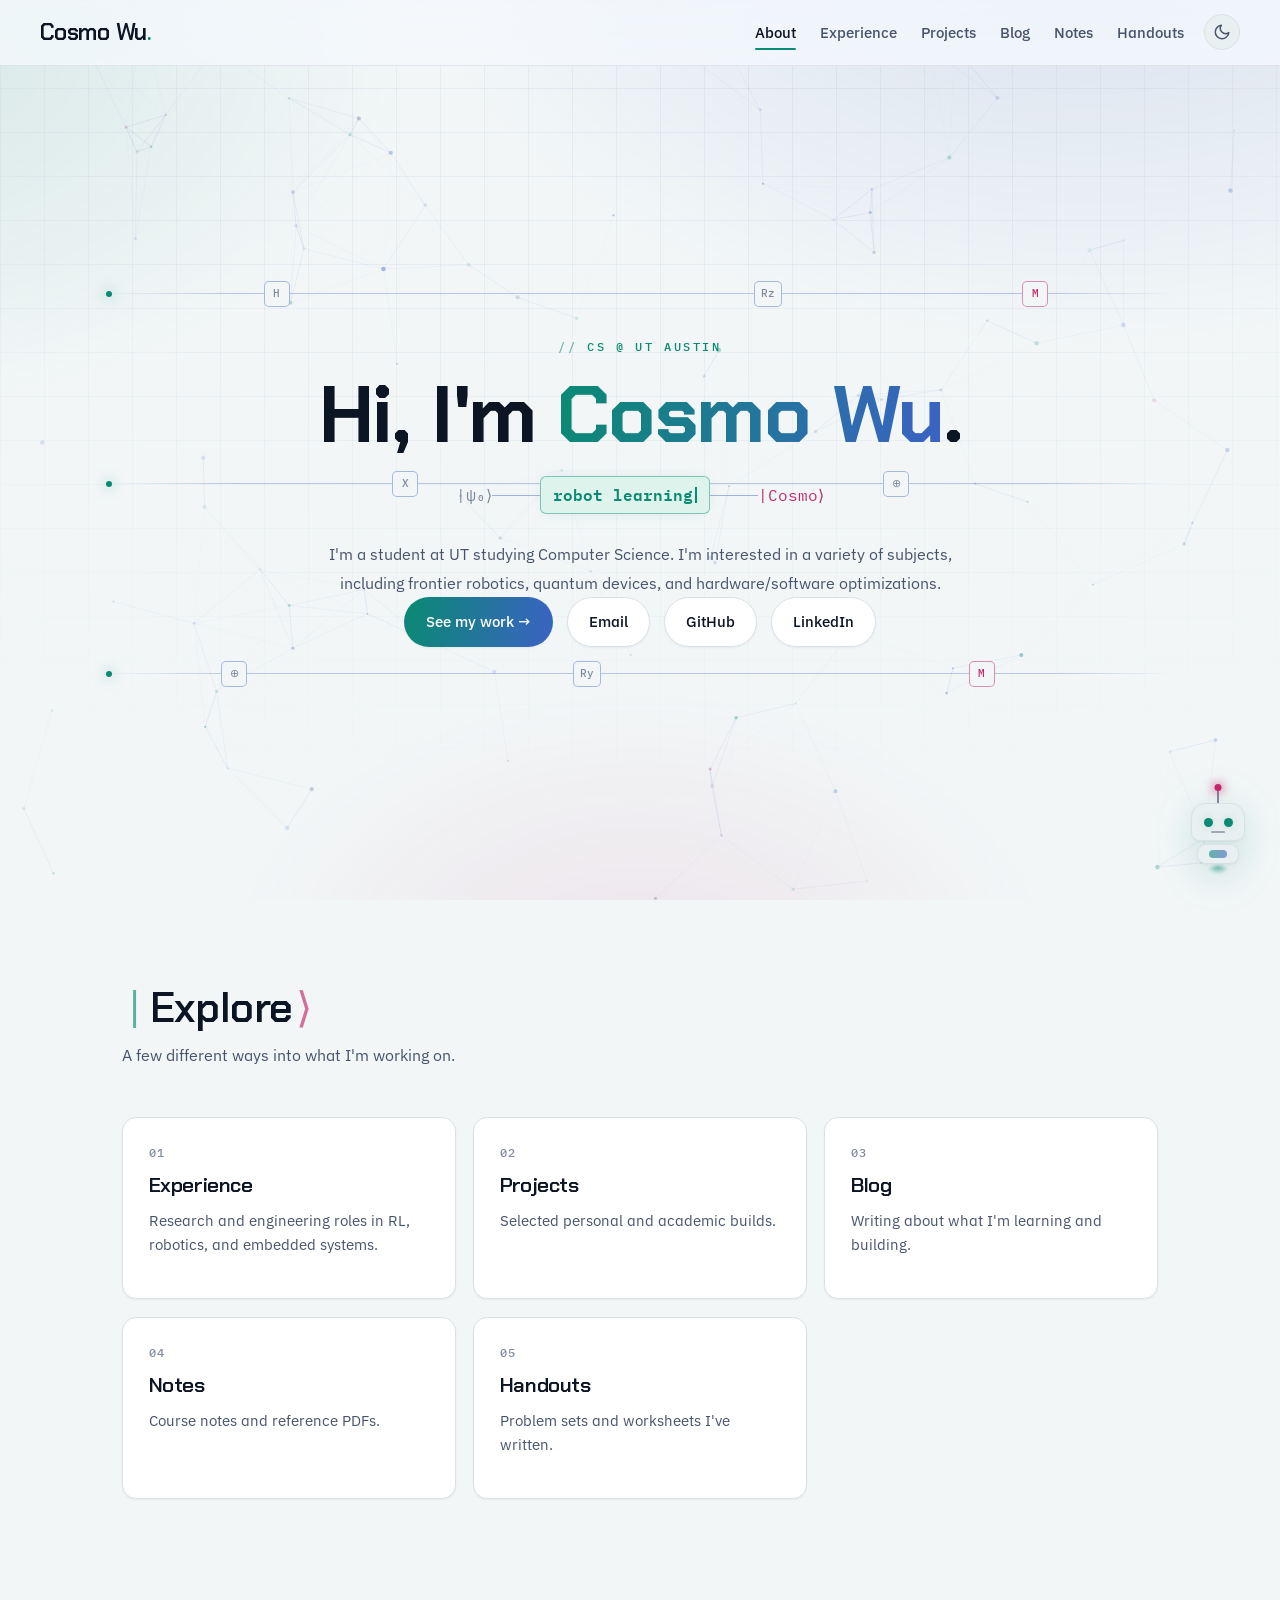
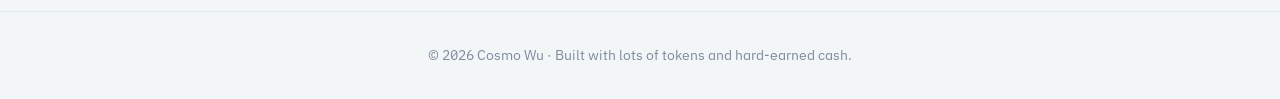
<file: index.html>
<!DOCTYPE html>
<html lang="en">
<head>
    <meta charset="UTF-8">
    <meta name="viewport" content="width=device-width, initial-scale=1.0">
    <link rel="icon" type="image/png" href="/qft_pfp.png">
    <link rel="apple-touch-icon" href="/qft_pfp.png">
    <title>Cosmo Wu — Computer Science @ UT Austin</title>

    <script>(function(){try{var t=localStorage.getItem('theme');document.documentElement.setAttribute('data-theme',t||'light');}catch(e){document.documentElement.setAttribute('data-theme','light');}try{var p=location.pathname;if(p.endsWith('/index.html')){history.replaceState(null,'',p.slice(0,-10)+location.search+location.hash);}}catch(e){}})();</script>

    <link rel="preconnect" href="https://fonts.googleapis.com">
    <link rel="preconnect" href="https://fonts.gstatic.com" crossorigin>
    <link rel="stylesheet" href="https://fonts.googleapis.com/css2?family=Chakra+Petch:wght@500;600;700&family=IBM+Plex+Sans:ital,wght@0,400;0,500;0,600;1,400&family=IBM+Plex+Mono:wght@400;500;600&display=swap">
    <link rel="stylesheet" href="/assets/css/style.css?v=4">
</head>
<body>
    <nav class="nav">
        <div class="nav-content">
            <a href="/" class="logo">Cosmo Wu<span class="logo-dot">.</span></a>
            <div class="nav-right">
                <ul class="nav-links">
                    <li><a href="/">About</a></li>
                    <li><a href="/experience/">Experience</a></li>
                    <li><a href="/projects/">Projects</a></li>
                    <!-- WIP: re-enable when the DREU journal is ready --><!-- <li><a href="/dreu/">DREU</a></li> -->
                    <li><a href="/blog/">Blog</a></li>
                    <li><a href="/notes/">Notes</a></li>
                    <li><a href="/handouts/">Handouts</a></li>
                </ul>
                <button class="theme-toggle" id="theme-toggle" type="button" aria-label="Toggle color theme">
                    <svg class="icon-moon" viewBox="0 0 24 24" fill="none" stroke="currentColor" stroke-width="2" stroke-linecap="round" stroke-linejoin="round"><path d="M21 12.79A9 9 0 1 1 11.21 3 7 7 0 0 0 21 12.79z"/></svg>
                    <svg class="icon-sun" viewBox="0 0 24 24" fill="none" stroke="currentColor" stroke-width="2" stroke-linecap="round" stroke-linejoin="round"><circle cx="12" cy="12" r="4"/><path d="M12 2v2M12 20v2M4.93 4.93l1.41 1.41M17.66 17.66l1.41 1.41M2 12h2M20 12h2M4.93 19.07l1.41-1.41M17.66 6.34l1.41-1.41"/></svg>
                </button>
            </div>
        </div>
    </nav>

    <section class="hero" id="about">
        <div class="hero-circuit" aria-hidden="true">
            <div class="qwire">
                <span class="qgate" style="left: 16%;">H</span>
                <span class="qgate" style="left: 62%;">Rz</span>
                <span class="qgate measure" style="left: 87%;">M</span>
                <span class="qpulse"></span>
            </div>
            <div class="qwire">
                <span class="qgate" style="left: 28%;">X</span>
                <span class="qgate" style="left: 74%;">&#8853;</span>
                <span class="qpulse"></span>
            </div>
            <div class="qwire">
                <span class="qgate" style="left: 12%;">&#8853;</span>
                <span class="qgate" style="left: 45%;">Ry</span>
                <span class="qgate measure" style="left: 82%;">M</span>
                <span class="qpulse"></span>
            </div>
        </div>

        <p class="eyebrow">CS @ UT Austin</p>
        <h1 class="hero-title">Hi, I'm <span class="gradient-text">Cosmo Wu</span>.</h1>
        <p class="hero-rotator"><span class="ket">|&psi;&#8320;&#10217;</span><span class="wire-seg"></span><span class="gate-box"><span class="rotate-word" data-rotate='["robot learning","quantum computing","multi-agent AI","embedded systems","hardware optimization"]'></span><span class="caret"></span></span><span class="wire-seg"></span><span class="ket ket-out">|Cosmo&#10217;</span></p>
        <p class="hero-bio">
            I'm a student at UT studying Computer Science. I'm interested in a variety of subjects, including
            frontier robotics, quantum devices, and hardware/software optimizations.
        </p>

        <div class="hero-links">
            <a href="/experience/" class="primary">See my work →</a>
            <a href="mailto:cosmowu1095@gmail.com">Email</a>
            <a href="https://github.com/CosmoWuu1579" target="_blank" rel="noopener">GitHub</a>
            <a href="https://www.linkedin.com/in/cosmo-wu1154/" target="_blank" rel="noopener">LinkedIn</a>
        </div>
    </section>

    <section id="explore">
        <div class="section-head">
            <h2 class="section-title">Explore</h2>
            <p class="section-subtitle">A few different ways into what I'm working on.</p>
        </div>
        <div class="post-grid">
            <a href="/experience/" class="post-card">
                <div class="post-card-meta"><span>01</span></div>
                <div class="post-card-title">Experience</div>
                <div class="post-card-summary">Research and engineering roles in RL, robotics, and embedded systems.</div>
            </a>
            <a href="/projects/" class="post-card">
                <div class="post-card-meta"><span>02</span></div>
                <div class="post-card-title">Projects</div>
                <div class="post-card-summary">Selected personal and academic builds.</div>
            </a>
            <!-- WIP: re-enable when the DREU journal is ready (and renumber the cards below back to 04/05/06)
            <a href="/dreu/" class="post-card">
                <div class="post-card-meta"><span>03</span><span>Summer 2026</span></div>
                <div class="post-card-title">DREU Research Journal</div>
                <div class="post-card-summary">Weekly logs and reports from my Quantum AI research at Kansas State University.</div>
            </a>
            -->
            <a href="/blog/" class="post-card">
                <div class="post-card-meta"><span>03</span></div>
                <div class="post-card-title">Blog</div>
                <div class="post-card-summary">Writing about what I'm learning and building.</div>
            </a>
            <a href="/notes/" class="post-card">
                <div class="post-card-meta"><span>04</span></div>
                <div class="post-card-title">Notes</div>
                <div class="post-card-summary">Course notes and reference PDFs.</div>
            </a>
            <a href="/handouts/" class="post-card">
                <div class="post-card-meta"><span>05</span></div>
                <div class="post-card-title">Handouts</div>
                <div class="post-card-summary">Problem sets and worksheets I've written.</div>
            </a>
        </div>
    </section>

    <footer class="footer">
        © 2026 Cosmo Wu · Built with lots of tokens and hard-earned cash.
    </footer>

    <script src="/assets/js/main.js?v=4"></script>
</body>
</html>
</file>
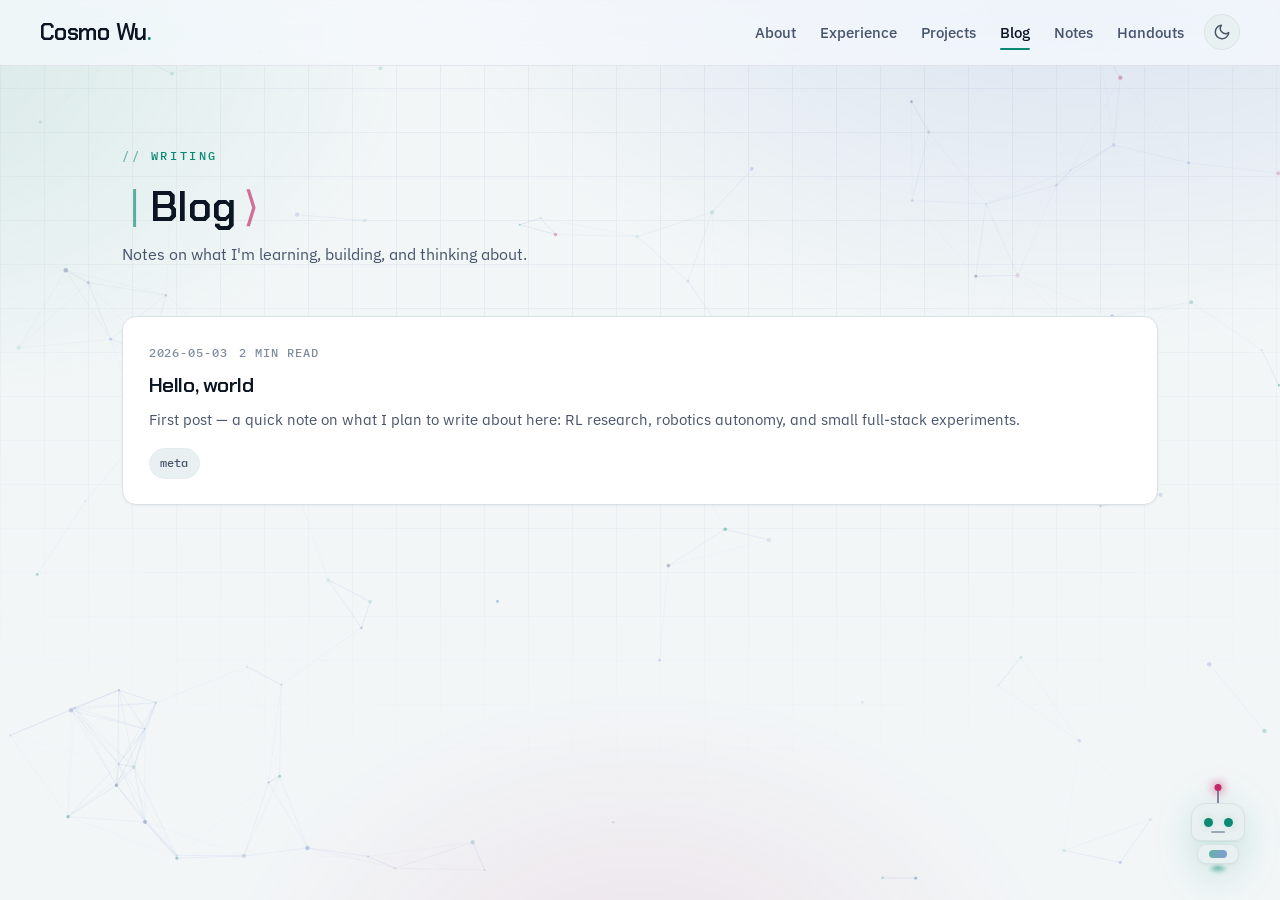
<file: blog/index.html>
<!DOCTYPE html>
<html lang="en">
<head>
    <meta charset="UTF-8">
    <meta name="viewport" content="width=device-width, initial-scale=1.0">
    <link rel="icon" type="image/png" href="/qft_pfp.png">
    <link rel="apple-touch-icon" href="/qft_pfp.png">
    <title>Blog — Cosmo Wu</title>

    <script>(function(){try{var t=localStorage.getItem('theme');document.documentElement.setAttribute('data-theme',t||'light');}catch(e){document.documentElement.setAttribute('data-theme','light');}try{var p=location.pathname;if(p.endsWith('/index.html')){history.replaceState(null,'',p.slice(0,-10)+location.search+location.hash);}}catch(e){}})();</script>

    <link rel="preconnect" href="https://fonts.googleapis.com">
    <link rel="preconnect" href="https://fonts.gstatic.com" crossorigin>
    <link rel="stylesheet" href="https://fonts.googleapis.com/css2?family=Chakra+Petch:wght@500;600;700&family=IBM+Plex+Sans:ital,wght@0,400;0,500;0,600;1,400&family=IBM+Plex+Mono:wght@400;500;600&display=swap">
    <link rel="stylesheet" href="/assets/css/style.css?v=4">
</head>
<body>
    <nav class="nav">
        <div class="nav-content">
            <a href="/" class="logo">Cosmo Wu<span class="logo-dot">.</span></a>
            <div class="nav-right">
                <ul class="nav-links">
                    <li><a href="/">About</a></li>
                    <li><a href="/experience/">Experience</a></li>
                    <li><a href="/projects/">Projects</a></li>
                    <!-- WIP: re-enable when the DREU journal is ready --><!-- <li><a href="/dreu/">DREU</a></li> -->
                    <li><a href="/blog/">Blog</a></li>
                    <li><a href="/notes/">Notes</a></li>
                    <li><a href="/handouts/">Handouts</a></li>
                </ul>
                <button class="theme-toggle" id="theme-toggle" type="button" aria-label="Toggle color theme">
                    <svg class="icon-moon" viewBox="0 0 24 24" fill="none" stroke="currentColor" stroke-width="2" stroke-linecap="round" stroke-linejoin="round"><path d="M21 12.79A9 9 0 1 1 11.21 3 7 7 0 0 0 21 12.79z"/></svg>
                    <svg class="icon-sun" viewBox="0 0 24 24" fill="none" stroke="currentColor" stroke-width="2" stroke-linecap="round" stroke-linejoin="round"><circle cx="12" cy="12" r="4"/><path d="M12 2v2M12 20v2M4.93 4.93l1.41 1.41M17.66 17.66l1.41 1.41M2 12h2M20 12h2M4.93 19.07l1.41-1.41M17.66 6.34l1.41-1.41"/></svg>
                </button>
            </div>
        </div>
    </nav>

    <section id="blog">
        <div class="section-head">
            <p class="eyebrow">Writing</p>
            <h2 class="section-title">Blog</h2>
            <p class="section-subtitle">Notes on what I'm learning, building, and thinking about.</p>
        </div>

        <div id="post-list" class="post-grid">
            <p style="color: var(--text-muted); grid-column: 1 / -1; text-align: center;">Loading posts…</p>
        </div>
    </section>

    <script src="/assets/js/main.js?v=4"></script>
    <script>
        (async function () {
            const list = document.getElementById('post-list');
            try {
                const res = await fetch('/blog/posts.json', { cache: 'no-cache' });
                if (!res.ok) throw new Error('HTTP ' + res.status);
                const posts = await res.json();

                if (!Array.isArray(posts) || posts.length === 0) {
                    list.innerHTML = '<div class="empty-state" style="grid-column: 1 / -1;">No posts yet. Add entries to <code>blog/posts.json</code>.</div>';
                    return;
                }

                posts.sort((a, b) => (b.date || '').localeCompare(a.date || ''));

                list.innerHTML = posts.map(p => {
                    const tags = (p.tags || []).map(t => `<span class="tag">${escapeHtml(t)}</span>`).join('');
                    const date = p.date ? `<span>${escapeHtml(p.date)}</span>` : '';
                    const readTime = p.readTime ? `<span>${escapeHtml(p.readTime)}</span>` : '';
                    return `
                        <a class="post-card" href="${escapeAttr(p.url)}">
                            <div class="post-card-meta">${date}${readTime}</div>
                            <div class="post-card-title">${escapeHtml(p.title)}</div>
                            <div class="post-card-summary">${escapeHtml(p.summary || '')}</div>
                            <div class="post-card-tags">${tags}</div>
                        </a>
                    `;
                }).join('');

                // re-observe newly added cards for fade-in animation
                document.querySelectorAll('.post-card').forEach(el => el.classList.add('animate-in'));
            } catch (err) {
                list.innerHTML = `
                    <div class="empty-state" style="grid-column: 1 / -1;">
                        Could not load posts. If you're viewing locally, open via a server (e.g. <code>python -m http.server</code>) instead of <code>file://</code>.
                    </div>`;
                console.error(err);
            }
        })();

        function escapeHtml(s) {
            return String(s).replace(/[&<>"']/g, c => ({ '&': '&amp;', '<': '&lt;', '>': '&gt;', '"': '&quot;', "'": '&#39;' }[c]));
        }
        function escapeAttr(s) { return escapeHtml(s); }
    </script>
</body>
</html>
</file>
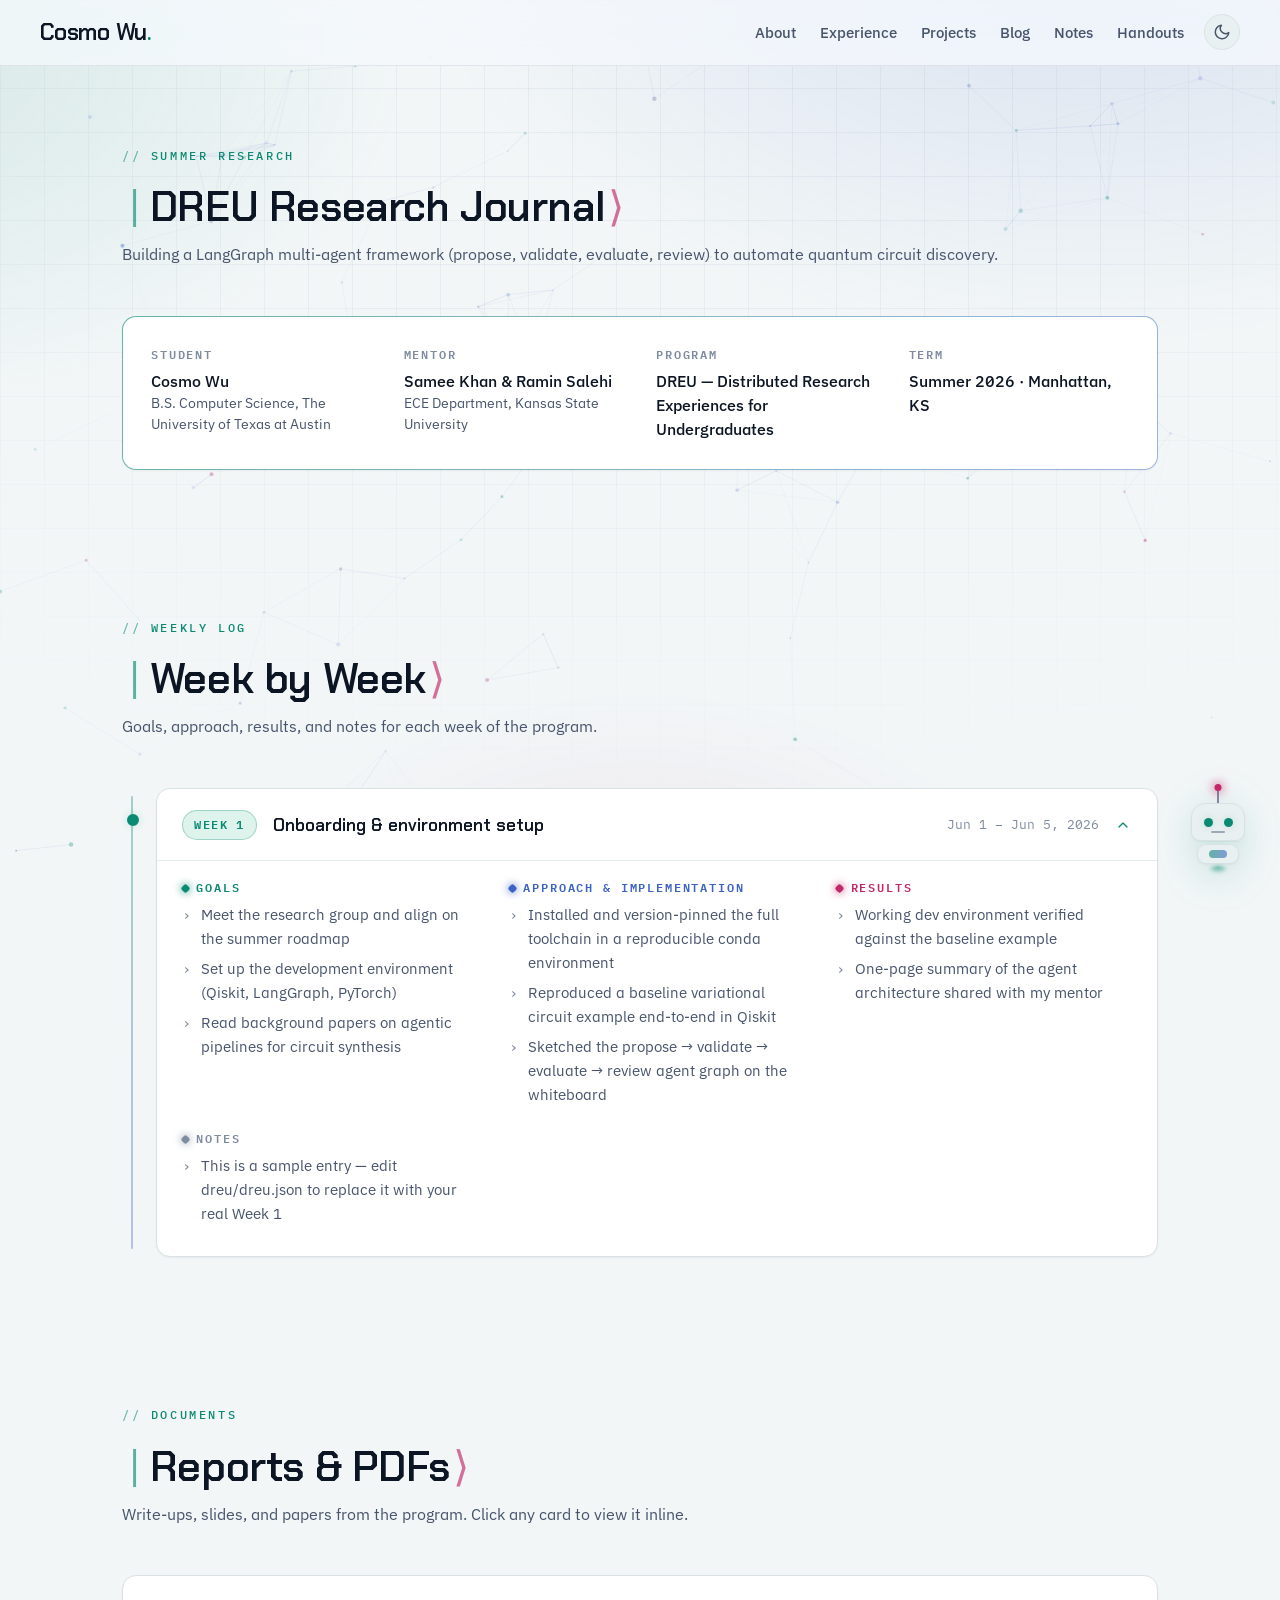
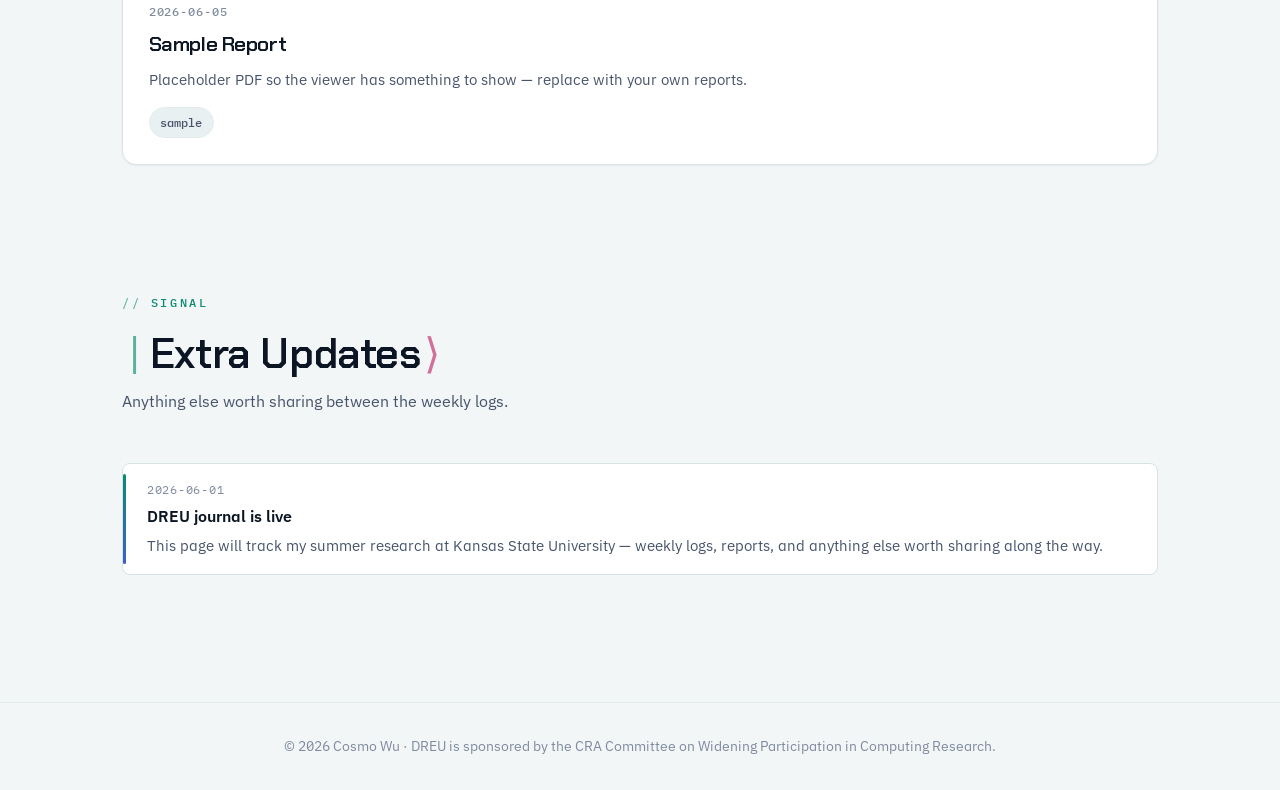
<file: dreu/index.html>
<!DOCTYPE html>
<html lang="en">
<head>
    <meta charset="UTF-8">
    <meta name="viewport" content="width=device-width, initial-scale=1.0">
    <link rel="icon" type="image/png" href="/qft_pfp.png">
    <link rel="apple-touch-icon" href="/qft_pfp.png">
    <title>DREU — Cosmo Wu</title>

    <script>(function(){try{var t=localStorage.getItem('theme');document.documentElement.setAttribute('data-theme',t||'light');}catch(e){document.documentElement.setAttribute('data-theme','light');}try{var p=location.pathname;if(p.endsWith('/index.html')){history.replaceState(null,'',p.slice(0,-10)+location.search+location.hash);}}catch(e){}})();</script>

    <link rel="preconnect" href="https://fonts.googleapis.com">
    <link rel="preconnect" href="https://fonts.gstatic.com" crossorigin>
    <link rel="stylesheet" href="https://fonts.googleapis.com/css2?family=Chakra+Petch:wght@500;600;700&family=IBM+Plex+Sans:ital,wght@0,400;0,500;0,600;1,400&family=IBM+Plex+Mono:wght@400;500;600&display=swap">
    <link rel="stylesheet" href="/assets/css/style.css?v=4">
</head>
<body>
    <nav class="nav">
        <div class="nav-content">
            <a href="/" class="logo">Cosmo Wu<span class="logo-dot">.</span></a>
            <div class="nav-right">
                <ul class="nav-links">
                    <li><a href="/">About</a></li>
                    <li><a href="/experience/">Experience</a></li>
                    <li><a href="/projects/">Projects</a></li>
                    <!-- WIP: re-enable when the DREU journal is ready --><!-- <li><a href="/dreu/">DREU</a></li> -->
                    <li><a href="/blog/">Blog</a></li>
                    <li><a href="/notes/">Notes</a></li>
                    <li><a href="/handouts/">Handouts</a></li>
                </ul>
                <button class="theme-toggle" id="theme-toggle" type="button" aria-label="Toggle color theme">
                    <svg class="icon-moon" viewBox="0 0 24 24" fill="none" stroke="currentColor" stroke-width="2" stroke-linecap="round" stroke-linejoin="round"><path d="M21 12.79A9 9 0 1 1 11.21 3 7 7 0 0 0 21 12.79z"/></svg>
                    <svg class="icon-sun" viewBox="0 0 24 24" fill="none" stroke="currentColor" stroke-width="2" stroke-linecap="round" stroke-linejoin="round"><circle cx="12" cy="12" r="4"/><path d="M12 2v2M12 20v2M4.93 4.93l1.41 1.41M17.66 17.66l1.41 1.41M2 12h2M20 12h2M4.93 19.07l1.41-1.41M17.66 6.34l1.41-1.41"/></svg>
                </button>
            </div>
        </div>
    </nav>

    <section id="dreu-intro">
        <div class="section-head">
            <p class="eyebrow">Summer Research</p>
            <h2 class="section-title">DREU Research Journal</h2>
            <p class="section-subtitle" id="dreu-focus">Loading…</p>
        </div>

        <div class="card card-featured" id="dreu-profile-card">
            <div class="dreu-profile" id="dreu-profile"></div>
        </div>
    </section>

    <section id="dreu-weeks">
        <div class="section-head">
            <p class="eyebrow">Weekly Log</p>
            <h2 class="section-title">Week by Week</h2>
            <p class="section-subtitle">Goals, approach, results, and notes for each week of the program.</p>
        </div>

        <div class="timeline" id="week-list">
            <p style="color: var(--text-muted);">Loading weeks…</p>
        </div>
    </section>

    <section id="dreu-reports">
        <div class="section-head">
            <p class="eyebrow">Documents</p>
            <h2 class="section-title">Reports &amp; PDFs</h2>
            <p class="section-subtitle">Write-ups, slides, and papers from the program. Click any card to view it inline.</p>
        </div>

        <div id="report-list" class="post-grid">
            <p style="color: var(--text-muted); grid-column: 1 / -1; text-align: center;">Loading reports…</p>
        </div>

        <div id="viewer-wrap" class="pdf-viewer-wrap" style="display: none;">
            <div class="pdf-viewer-toolbar">
                <h3 id="viewer-title"></h3>
                <div style="display: flex; gap: 0.5rem;">
                    <a id="viewer-download" href="#" download>Download</a>
                    <a id="viewer-close" href="#" onclick="closeViewer(); return false;">Close</a>
                </div>
            </div>
            <iframe id="viewer-frame" class="pdf-viewer" title="PDF viewer"></iframe>
        </div>
    </section>

    <section id="dreu-updates">
        <div class="section-head">
            <p class="eyebrow">Signal</p>
            <h2 class="section-title">Extra Updates</h2>
            <p class="section-subtitle">Anything else worth sharing between the weekly logs.</p>
        </div>

        <div id="update-list">
            <p style="color: var(--text-muted);">Loading updates…</p>
        </div>
    </section>

    <footer class="footer">
        © 2026 Cosmo Wu · DREU is sponsored by the CRA Committee on Widening Participation in Computing Research.
    </footer>

    <script src="/assets/js/main.js?v=4"></script>
    <script>
        let reportsCache = [];

        (async function () {
            try {
                const res = await fetch('/dreu/dreu.json', { cache: 'no-cache' });
                if (!res.ok) throw new Error('HTTP ' + res.status);
                const data = await res.json();
                renderProfile(data);
                renderWeeks(data.weeks || []);
                renderReports(data.reports || []);
                renderUpdates(data.updates || []);
                if (window.observeReveals) window.observeReveals(document);
            } catch (err) {
                console.error(err);
                document.getElementById('dreu-focus').textContent = '';
                document.getElementById('dreu-profile').innerHTML = '';
                document.getElementById('week-list').innerHTML =
                    '<div class="empty-state">Could not load <code>dreu/dreu.json</code>. If you\'re viewing locally, open via a server (e.g. <code>python -m http.server</code>) instead of <code>file://</code>.</div>';
                document.getElementById('report-list').innerHTML = '';
                document.getElementById('update-list').innerHTML = '';
            }
        })();

        function renderProfile(data) {
            document.getElementById('dreu-focus').textContent = data.focus || '';
            const fields = [
                ['Student', data.student, data.studentSub],
                ['Mentor', data.mentor, data.mentorSub],
                ['Program', data.program, null],
                ['Term', data.term, null]
            ].filter(f => f[1]);

            document.getElementById('dreu-profile').innerHTML = fields.map(([label, value, sub]) => `
                <div class="dreu-field">
                    <div class="dreu-label">${escapeHtml(label)}</div>
                    <div class="dreu-value">${escapeHtml(value)}${sub ? `<span class="dreu-sub">${escapeHtml(sub)}</span>` : ''}</div>
                </div>
            `).join('');
        }

        function renderWeeks(weeks) {
            const list = document.getElementById('week-list');
            if (weeks.length === 0) {
                list.innerHTML = '<div class="empty-state">No weeks logged yet. Add entries to the <code>weeks</code> array in <code>dreu/dreu.json</code>.</div>';
                return;
            }

            weeks.sort((a, b) => (a.week || 0) - (b.week || 0));

            list.innerHTML = weeks.map((wk, i) => {
                const block = (cls, label, items) => (items && items.length) ? `
                    <div class="week-block ${cls}">
                        <h4>${label}</h4>
                        <ul>${items.map(x => `<li>${escapeHtml(x)}</li>`).join('')}</ul>
                    </div>` : '';
                return `
                    <details class="card week-entry"${i === weeks.length - 1 ? ' open' : ''}>
                        <summary>
                            <span class="week-badge">Week ${escapeHtml(String(wk.week ?? i + 1))}</span>
                            <span class="week-title">${escapeHtml(wk.title || '')}</span>
                            <span class="week-date">${escapeHtml(wk.date || '')}</span>
                            <span class="week-chevron"><svg width="16" height="16" viewBox="0 0 24 24" fill="none" stroke="currentColor" stroke-width="2" stroke-linecap="round" stroke-linejoin="round"><path d="m6 9 6 6 6-6"/></svg></span>
                        </summary>
                        <div class="week-body">
                            ${block('goals', 'Goals', wk.goals)}
                            ${block('approach', 'Approach & Implementation', wk.approach)}
                            ${block('results', 'Results', wk.results)}
                            ${block('notes', 'Notes', wk.notes)}
                        </div>
                    </details>
                `;
            }).join('');
        }

        function renderReports(reports) {
            const list = document.getElementById('report-list');
            reportsCache = reports;
            if (reports.length === 0) {
                list.innerHTML = '<div class="empty-state" style="grid-column: 1 / -1;">No reports yet. Drop a PDF into the <code>dreu/</code> folder and add an entry to the <code>reports</code> array in <code>dreu/dreu.json</code>.</div>';
                return;
            }

            reportsCache.sort((a, b) => (b.date || '').localeCompare(a.date || ''));

            list.innerHTML = reportsCache.map((r, i) => {
                const tags = (r.tags || []).map(t => `<span class="tag">${escapeHtml(t)}</span>`).join('');
                const meta = [r.date].filter(Boolean).map(x => `<span>${escapeHtml(x)}</span>`).join('');
                return `
                    <a class="post-card" href="#" onclick="openViewer(${i}); return false;">
                        <div class="post-card-meta">${meta}</div>
                        <div class="post-card-title">${escapeHtml(r.title)}</div>
                        <div class="post-card-summary">${escapeHtml(r.summary || '')}</div>
                        <div class="post-card-tags">${tags}</div>
                    </a>
                `;
            }).join('');

            // If URL has ?report=filename.pdf, open it directly
            const params = new URLSearchParams(window.location.search);
            const requested = params.get('report');
            if (requested) {
                const idx = reportsCache.findIndex(r => r.file === requested);
                if (idx >= 0) openViewer(idx);
            }
        }

        function renderUpdates(updates) {
            const list = document.getElementById('update-list');
            if (updates.length === 0) {
                list.innerHTML = '<div class="empty-state">No extra updates yet. Add entries to the <code>updates</code> array in <code>dreu/dreu.json</code>.</div>';
                return;
            }

            updates.sort((a, b) => (b.date || '').localeCompare(a.date || ''));

            list.innerHTML = updates.map(u => `
                <div class="update-item">
                    <div class="update-date">${escapeHtml(u.date || '')}</div>
                    <div class="update-title">${escapeHtml(u.title || '')}</div>
                    <div class="update-body">${escapeHtml(u.body || '')}</div>
                </div>
            `).join('');
        }

        function openViewer(index) {
            const report = reportsCache[index];
            if (!report) return;
            const url = '/dreu/' + report.file;
            document.getElementById('viewer-title').textContent = report.title;
            document.getElementById('viewer-frame').src = url;
            document.getElementById('viewer-download').href = url;
            document.getElementById('viewer-download').setAttribute('download', report.file);
            const wrap = document.getElementById('viewer-wrap');
            wrap.style.display = 'block';
            wrap.scrollIntoView({ behavior: 'smooth', block: 'start' });

            const params = new URLSearchParams(window.location.search);
            params.set('report', report.file);
            history.replaceState(null, '', '?' + params.toString());
        }

        function closeViewer() {
            const wrap = document.getElementById('viewer-wrap');
            wrap.style.display = 'none';
            document.getElementById('viewer-frame').src = '';
            history.replaceState(null, '', window.location.pathname);
        }

        function escapeHtml(s) {
            return String(s).replace(/[&<>"']/g, c => ({ '&': '&amp;', '<': '&lt;', '>': '&gt;', '"': '&quot;', "'": '&#39;' }[c]));
        }
    </script>
</body>
</html>
</file>
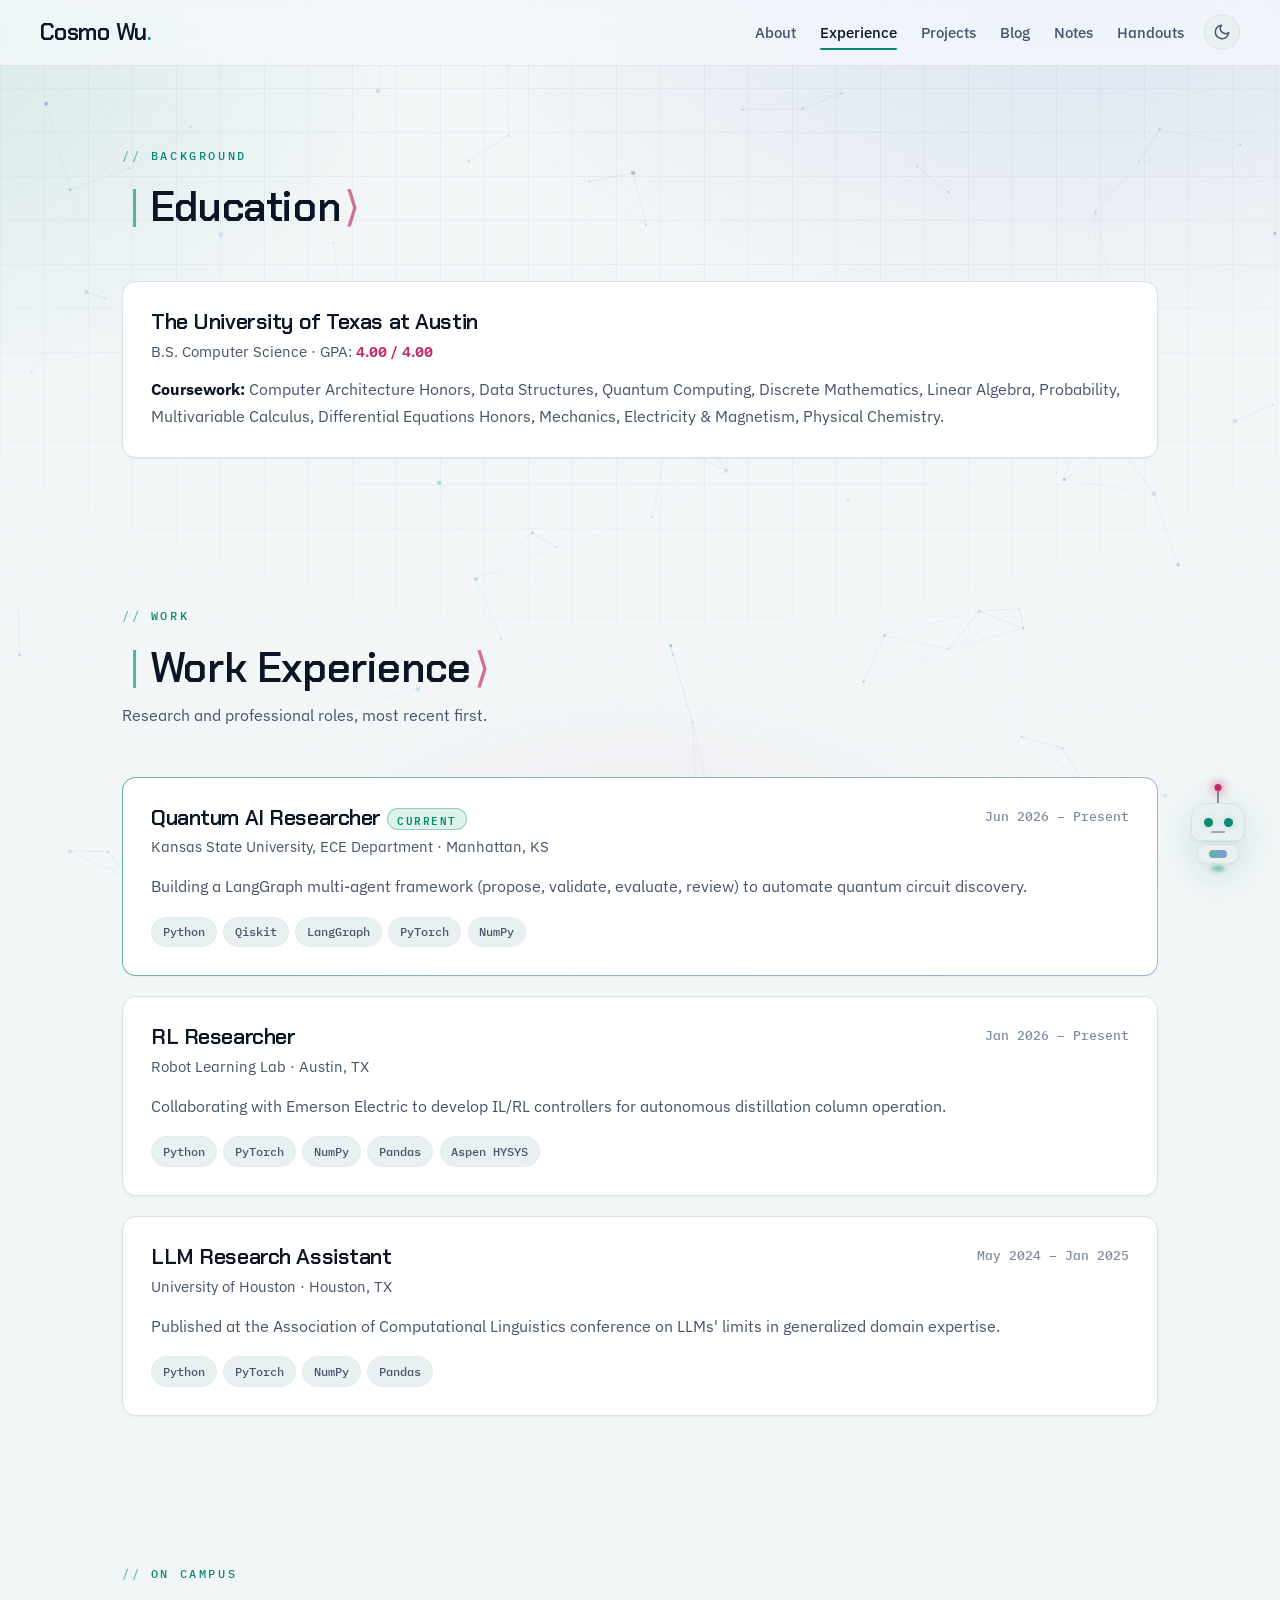
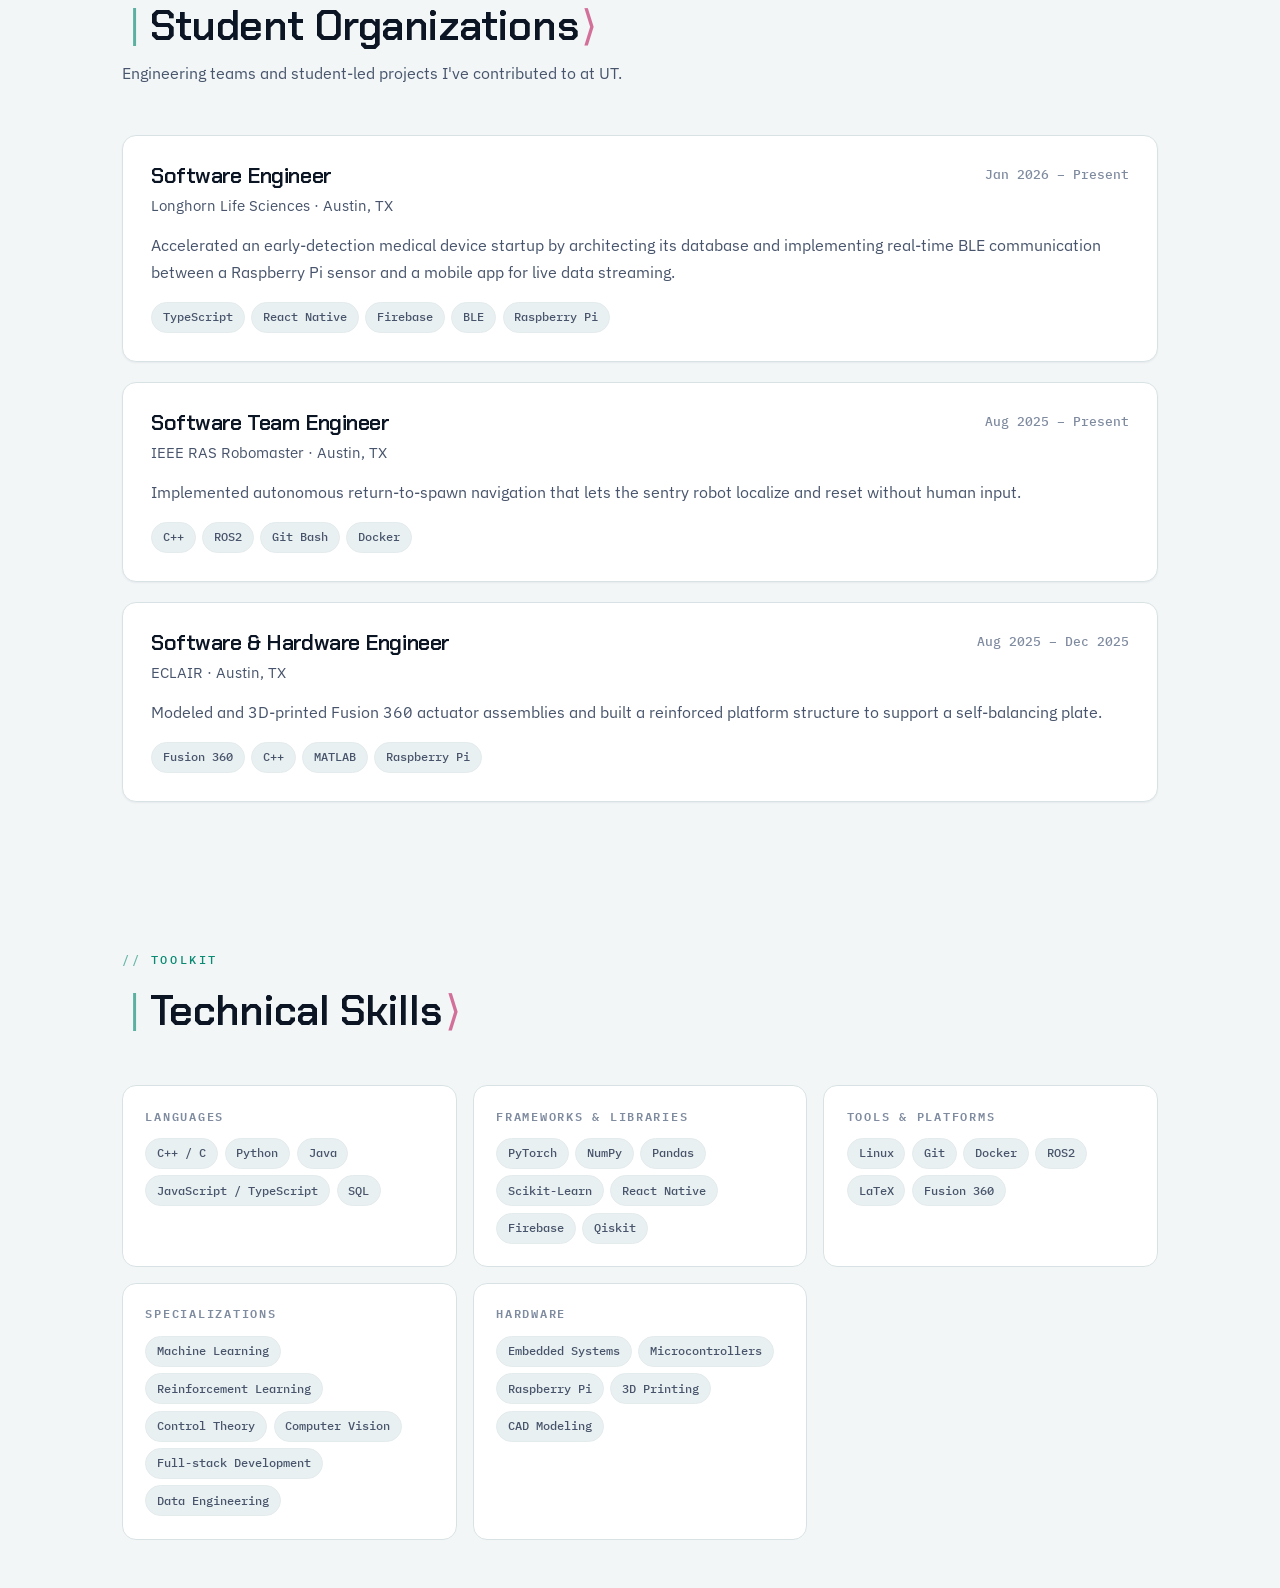
<file: experience/index.html>
<!DOCTYPE html>
<html lang="en">
<head>
    <meta charset="UTF-8">
    <meta name="viewport" content="width=device-width, initial-scale=1.0">
    <link rel="icon" type="image/png" href="/qft_pfp.png">
    <link rel="apple-touch-icon" href="/qft_pfp.png">
    <title>Experience — Cosmo Wu</title>

    <script>(function(){try{var t=localStorage.getItem('theme');document.documentElement.setAttribute('data-theme',t||'light');}catch(e){document.documentElement.setAttribute('data-theme','light');}try{var p=location.pathname;if(p.endsWith('/index.html')){history.replaceState(null,'',p.slice(0,-10)+location.search+location.hash);}}catch(e){}})();</script>

    <link rel="preconnect" href="https://fonts.googleapis.com">
    <link rel="preconnect" href="https://fonts.gstatic.com" crossorigin>
    <link rel="stylesheet" href="https://fonts.googleapis.com/css2?family=Chakra+Petch:wght@500;600;700&family=IBM+Plex+Sans:ital,wght@0,400;0,500;0,600;1,400&family=IBM+Plex+Mono:wght@400;500;600&display=swap">
    <link rel="stylesheet" href="/assets/css/style.css?v=4">
</head>
<body>
    <nav class="nav">
        <div class="nav-content">
            <a href="/" class="logo">Cosmo Wu<span class="logo-dot">.</span></a>
            <div class="nav-right">
                <ul class="nav-links">
                    <li><a href="/">About</a></li>
                    <li><a href="/experience/">Experience</a></li>
                    <li><a href="/projects/">Projects</a></li>
                    <!-- WIP: re-enable when the DREU journal is ready --><!-- <li><a href="/dreu/">DREU</a></li> -->
                    <li><a href="/blog/">Blog</a></li>
                    <li><a href="/notes/">Notes</a></li>
                    <li><a href="/handouts/">Handouts</a></li>
                </ul>
                <button class="theme-toggle" id="theme-toggle" type="button" aria-label="Toggle color theme">
                    <svg class="icon-moon" viewBox="0 0 24 24" fill="none" stroke="currentColor" stroke-width="2" stroke-linecap="round" stroke-linejoin="round"><path d="M21 12.79A9 9 0 1 1 11.21 3 7 7 0 0 0 21 12.79z"/></svg>
                    <svg class="icon-sun" viewBox="0 0 24 24" fill="none" stroke="currentColor" stroke-width="2" stroke-linecap="round" stroke-linejoin="round"><circle cx="12" cy="12" r="4"/><path d="M12 2v2M12 20v2M4.93 4.93l1.41 1.41M17.66 17.66l1.41 1.41M2 12h2M20 12h2M4.93 19.07l1.41-1.41M17.66 6.34l1.41-1.41"/></svg>
                </button>
            </div>
        </div>
    </nav>

    <section id="education">
        <div class="section-head">
            <p class="eyebrow">Background</p>
            <h2 class="section-title">Education</h2>
        </div>
        <div class="card">
            <div class="card-header">
                <div>
                    <h3 class="card-title">The University of Texas at Austin</h3>
                    <p class="card-subtitle">B.S. Computer Science · GPA: <span class="gpa">4.00 / 4.00</span></p>
                </div>
            </div>
            <p style="color: var(--text-muted); margin-top: 0.75rem;">
                <strong style="color: var(--text);">Coursework:</strong>
                Computer Architecture Honors, Data Structures, Quantum Computing, Discrete Mathematics,
                Linear Algebra, Probability, Multivariable Calculus, Differential Equations Honors,
                Mechanics, Electricity &amp; Magnetism, Physical Chemistry.
            </p>
        </div>
    </section>

    <section id="experience">
        <div class="section-head">
            <p class="eyebrow">Work</p>
            <h2 class="section-title">Work Experience</h2>
            <p class="section-subtitle">Research and professional roles, most recent first.</p>
        </div>

        <div class="card card-featured">
            <div class="card-header">
                <div>
                    <h3 class="card-title">Quantum AI Researcher <span class="badge-new">Current</span></h3>
                    <p class="card-subtitle">Kansas State University, ECE Department · Manhattan, KS</p>
                </div>
                <span class="card-date">Jun 2026 – Present</span>
            </div>
            <p class="card-blurb">
                Building a LangGraph multi-agent framework (propose, validate, evaluate, review) to automate
                quantum circuit discovery.
            </p>
            <div class="skill-tags" style="margin-top: 1rem;">
                <span class="tag">Python</span>
                <span class="tag">Qiskit</span>
                <span class="tag">LangGraph</span>
                <span class="tag">PyTorch</span>
                <span class="tag">NumPy</span>
            </div>
        </div>

        <div class="card">
            <div class="card-header">
                <div>
                    <h3 class="card-title">RL Researcher</h3>
                    <p class="card-subtitle">Robot Learning Lab · Austin, TX</p>
                </div>
                <span class="card-date">Jan 2026 – Present</span>
            </div>
            <p class="card-blurb">
                Collaborating with Emerson Electric to develop IL/RL controllers for autonomous distillation column operation.
            </p>
            <div class="skill-tags" style="margin-top: 1rem;">
                <span class="tag">Python</span>
                <span class="tag">PyTorch</span>
                <span class="tag">NumPy</span>
                <span class="tag">Pandas</span>
                <span class="tag">Aspen HYSYS</span>
            </div>
        </div>

        <div class="card">
            <div class="card-header">
                <div>
                    <h3 class="card-title">LLM Research Assistant</h3>
                    <p class="card-subtitle">University of Houston · Houston, TX</p>
                </div>
                <span class="card-date">May 2024 – Jan 2025</span>
            </div>
            <p class="card-blurb">
                Published at the Association of Computational Linguistics conference on LLMs' limits in generalized domain expertise.
            </p>
            <div class="skill-tags" style="margin-top: 1rem;">
                <span class="tag">Python</span>
                <span class="tag">PyTorch</span>
                <span class="tag">NumPy</span>
                <span class="tag">Pandas</span>
            </div>
        </div>
    </section>

    <section id="student-orgs">
        <div class="section-head">
            <p class="eyebrow">On Campus</p>
            <h2 class="section-title">Student Organizations</h2>
            <p class="section-subtitle">Engineering teams and student-led projects I've contributed to at UT.</p>
        </div>

        <div class="card">
            <div class="card-header">
                <div>
                    <h3 class="card-title">Software Engineer</h3>
                    <p class="card-subtitle">Longhorn Life Sciences · Austin, TX</p>
                </div>
                <span class="card-date">Jan 2026 – Present</span>
            </div>
            <p class="card-blurb">
                Accelerated an early-detection medical device startup by architecting its database and implementing
                real-time BLE communication between a Raspberry Pi sensor and a mobile app for live data streaming.
            </p>
            <div class="skill-tags" style="margin-top: 1rem;">
                <span class="tag">TypeScript</span>
                <span class="tag">React Native</span>
                <span class="tag">Firebase</span>
                <span class="tag">BLE</span>
                <span class="tag">Raspberry Pi</span>
            </div>
        </div>

        <div class="card">
            <div class="card-header">
                <div>
                    <h3 class="card-title">Software Team Engineer</h3>
                    <p class="card-subtitle">IEEE RAS Robomaster · Austin, TX</p>
                </div>
                <span class="card-date">Aug 2025 – Present</span>
            </div>
            <p class="card-blurb">
                Implemented autonomous return-to-spawn navigation that lets the sentry robot localize and reset without human input.
            </p>
            <div class="skill-tags" style="margin-top: 1rem;">
                <span class="tag">C++</span>
                <span class="tag">ROS2</span>
                <span class="tag">Git Bash</span>
                <span class="tag">Docker</span>
            </div>
        </div>

        <div class="card">
            <div class="card-header">
                <div>
                    <h3 class="card-title">Software &amp; Hardware Engineer</h3>
                    <p class="card-subtitle">ECLAIR · Austin, TX</p>
                </div>
                <span class="card-date">Aug 2025 – Dec 2025</span>
            </div>
            <p class="card-blurb">
                Modeled and 3D-printed Fusion 360 actuator assemblies and built a reinforced platform structure to support a self-balancing plate.
            </p>
            <div class="skill-tags" style="margin-top: 1rem;">
                <span class="tag">Fusion 360</span>
                <span class="tag">C++</span>
                <span class="tag">MATLAB</span>
                <span class="tag">Raspberry Pi</span>
            </div>
        </div>
    </section>

    <section id="skills">
        <div class="section-head">
            <p class="eyebrow">Toolkit</p>
            <h2 class="section-title">Technical Skills</h2>
        </div>
        <div class="skills-grid">
            <div class="skill-category">
                <h3>Languages</h3>
                <div class="skill-tags">
                    <span class="tag">C++ / C</span>
                    <span class="tag">Python</span>
                    <span class="tag">Java</span>
                    <span class="tag">JavaScript / TypeScript</span>
                    <span class="tag">SQL</span>
                </div>
            </div>
            <div class="skill-category">
                <h3>Frameworks &amp; Libraries</h3>
                <div class="skill-tags">
                    <span class="tag">PyTorch</span>
                    <span class="tag">NumPy</span>
                    <span class="tag">Pandas</span>
                    <span class="tag">Scikit-Learn</span>
                    <span class="tag">React Native</span>
                    <span class="tag">Firebase</span>
                    <span class="tag">Qiskit</span>
                </div>
            </div>
            <div class="skill-category">
                <h3>Tools &amp; Platforms</h3>
                <div class="skill-tags">
                    <span class="tag">Linux</span>
                    <span class="tag">Git</span>
                    <span class="tag">Docker</span>
                    <span class="tag">ROS2</span>
                    <span class="tag">LaTeX</span>
                    <span class="tag">Fusion 360</span>
                </div>
            </div>
            <div class="skill-category">
                <h3>Specializations</h3>
                <div class="skill-tags">
                    <span class="tag">Machine Learning</span>
                    <span class="tag">Reinforcement Learning</span>
                    <span class="tag">Control Theory</span>
                    <span class="tag">Computer Vision</span>
                    <span class="tag">Full-stack Development</span>
                    <span class="tag">Data Engineering</span>
                </div>
            </div>
            <div class="skill-category">
                <h3>Hardware</h3>
                <div class="skill-tags">
                    <span class="tag">Embedded Systems</span>
                    <span class="tag">Microcontrollers</span>
                    <span class="tag">Raspberry Pi</span>
                    <span class="tag">3D Printing</span>
                    <span class="tag">CAD Modeling</span>
                </div>
            </div>
        </div>
    </section>

    <script src="/assets/js/main.js?v=4"></script>
</body>
</html>
</file>
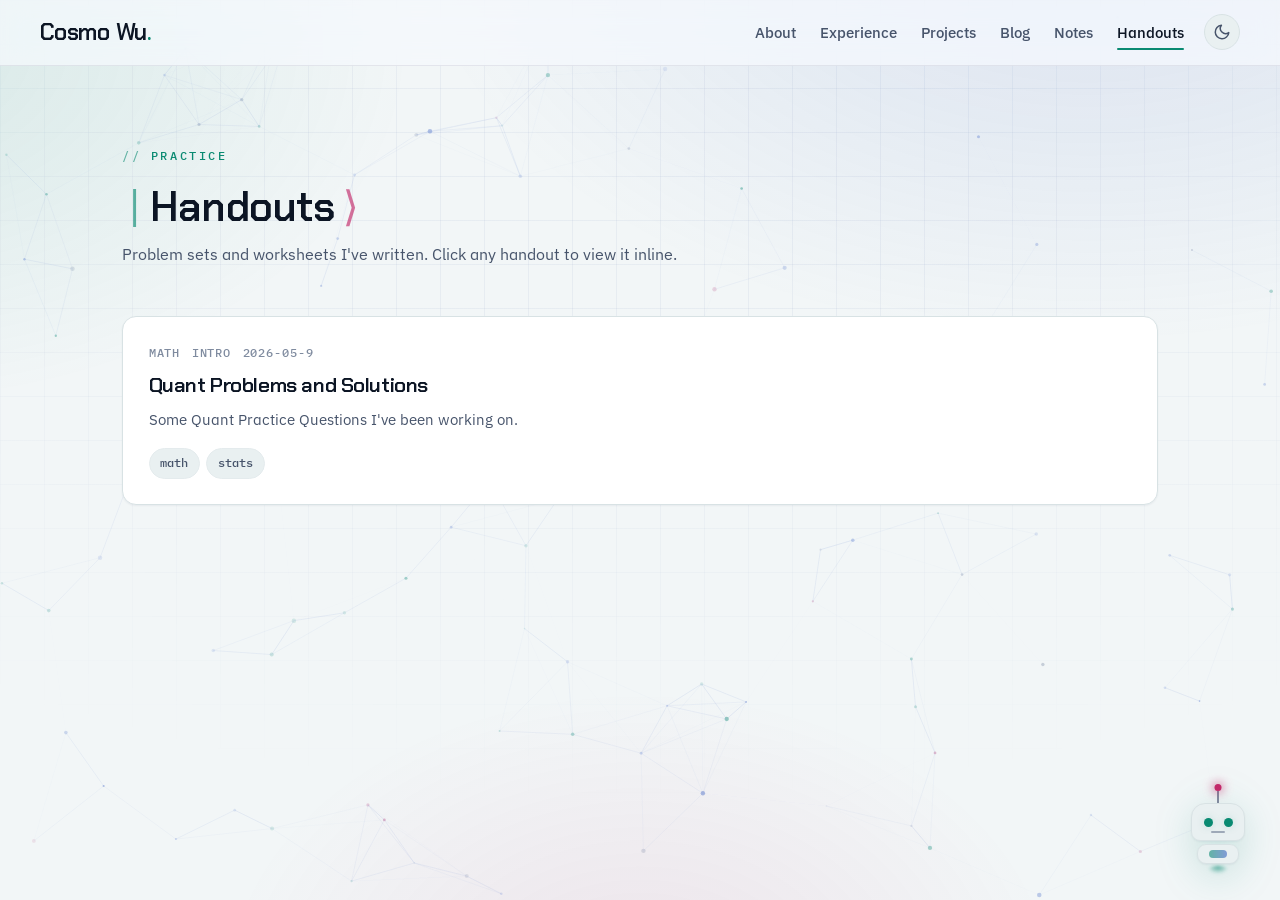
<file: handouts/index.html>
<!DOCTYPE html>
<html lang="en">
<head>
    <meta charset="UTF-8">
    <meta name="viewport" content="width=device-width, initial-scale=1.0">
    <link rel="icon" type="image/png" href="/qft_pfp.png">
    <link rel="apple-touch-icon" href="/qft_pfp.png">
    <title>Handouts — Cosmo Wu</title>

    <script>(function(){try{var t=localStorage.getItem('theme');document.documentElement.setAttribute('data-theme',t||'light');}catch(e){document.documentElement.setAttribute('data-theme','light');}try{var p=location.pathname;if(p.endsWith('/index.html')){history.replaceState(null,'',p.slice(0,-10)+location.search+location.hash);}}catch(e){}})();</script>

    <link rel="preconnect" href="https://fonts.googleapis.com">
    <link rel="preconnect" href="https://fonts.gstatic.com" crossorigin>
    <link rel="stylesheet" href="https://fonts.googleapis.com/css2?family=Chakra+Petch:wght@500;600;700&family=IBM+Plex+Sans:ital,wght@0,400;0,500;0,600;1,400&family=IBM+Plex+Mono:wght@400;500;600&display=swap">
    <link rel="stylesheet" href="/assets/css/style.css?v=4">
</head>
<body>
    <nav class="nav">
        <div class="nav-content">
            <a href="/" class="logo">Cosmo Wu<span class="logo-dot">.</span></a>
            <div class="nav-right">
                <ul class="nav-links">
                    <li><a href="/">About</a></li>
                    <li><a href="/experience/">Experience</a></li>
                    <li><a href="/projects/">Projects</a></li>
                    <!-- WIP: re-enable when the DREU journal is ready --><!-- <li><a href="/dreu/">DREU</a></li> -->
                    <li><a href="/blog/">Blog</a></li>
                    <li><a href="/notes/">Notes</a></li>
                    <li><a href="/handouts/">Handouts</a></li>
                </ul>
                <button class="theme-toggle" id="theme-toggle" type="button" aria-label="Toggle color theme">
                    <svg class="icon-moon" viewBox="0 0 24 24" fill="none" stroke="currentColor" stroke-width="2" stroke-linecap="round" stroke-linejoin="round"><path d="M21 12.79A9 9 0 1 1 11.21 3 7 7 0 0 0 21 12.79z"/></svg>
                    <svg class="icon-sun" viewBox="0 0 24 24" fill="none" stroke="currentColor" stroke-width="2" stroke-linecap="round" stroke-linejoin="round"><circle cx="12" cy="12" r="4"/><path d="M12 2v2M12 20v2M4.93 4.93l1.41 1.41M17.66 17.66l1.41 1.41M2 12h2M20 12h2M4.93 19.07l1.41-1.41M17.66 6.34l1.41-1.41"/></svg>
                </button>
            </div>
        </div>
    </nav>

    <section id="handouts">
        <div class="section-head">
            <p class="eyebrow">Practice</p>
            <h2 class="section-title">Handouts</h2>
            <p class="section-subtitle">Problem sets and worksheets I've written. Click any handout to view it inline.</p>
        </div>

        <div id="handout-list" class="post-grid">
            <p style="color: var(--text-muted); grid-column: 1 / -1; text-align: center;">Loading handouts…</p>
        </div>

        <div id="viewer-wrap" class="pdf-viewer-wrap" style="display: none;">
            <div class="pdf-viewer-toolbar">
                <h3 id="viewer-title"></h3>
                <div style="display: flex; gap: 0.5rem;">
                    <a id="viewer-download" href="#" download>Download</a>
                    <a id="viewer-close" href="#" onclick="closeViewer(); return false;">Close</a>
                </div>
            </div>
            <iframe id="viewer-frame" class="pdf-viewer" title="PDF viewer"></iframe>
        </div>
    </section>

    <script src="/assets/js/main.js?v=4"></script>
    <script>
        let handoutsCache = [];

        (async function () {
            const list = document.getElementById('handout-list');
            try {
                const res = await fetch('/handouts/handouts.json', { cache: 'no-cache' });
                if (!res.ok) throw new Error('HTTP ' + res.status);
                const handouts = await res.json();
                handoutsCache = Array.isArray(handouts) ? handouts : [];

                if (handoutsCache.length === 0) {
                    list.innerHTML = '<div class="empty-state" style="grid-column: 1 / -1;">No handouts yet. Drop a PDF into the <code>handouts/</code> folder and add an entry to <code>handouts/handouts.json</code>.</div>';
                    return;
                }

                handoutsCache.sort((a, b) => (b.date || '').localeCompare(a.date || ''));

                list.innerHTML = handoutsCache.map((h, i) => {
                    const tags = (h.tags || []).map(t => `<span class="tag">${escapeHtml(t)}</span>`).join('');
                    const meta = [h.subject, h.difficulty, h.date].filter(Boolean).map(x => `<span>${escapeHtml(x)}</span>`).join('');
                    return `
                        <a class="post-card" href="#" onclick="openViewer(${i}); return false;">
                            <div class="post-card-meta">${meta}</div>
                            <div class="post-card-title">${escapeHtml(h.title)}</div>
                            <div class="post-card-summary">${escapeHtml(h.summary || '')}</div>
                            <div class="post-card-tags">${tags}</div>
                        </a>
                    `;
                }).join('');

                document.querySelectorAll('.post-card').forEach(el => el.classList.add('animate-in'));

                const params = new URLSearchParams(window.location.search);
                const requested = params.get('handout');
                if (requested) {
                    const idx = handoutsCache.findIndex(h => h.file === requested);
                    if (idx >= 0) openViewer(idx);
                }
            } catch (err) {
                list.innerHTML = `
                    <div class="empty-state" style="grid-column: 1 / -1;">
                        Could not load handouts. If you're viewing locally, open via a server (e.g. <code>python -m http.server</code>) instead of <code>file://</code>.
                    </div>`;
                console.error(err);
            }
        })();

        function openViewer(index) {
            const handout = handoutsCache[index];
            if (!handout) return;
            const url = '/handouts/' + handout.file;
            document.getElementById('viewer-title').textContent = handout.title;
            document.getElementById('viewer-frame').src = url;
            document.getElementById('viewer-download').href = url;
            document.getElementById('viewer-download').setAttribute('download', handout.file);
            const wrap = document.getElementById('viewer-wrap');
            wrap.style.display = 'block';
            wrap.scrollIntoView({ behavior: 'smooth', block: 'start' });

            const params = new URLSearchParams(window.location.search);
            params.set('handout', handout.file);
            history.replaceState(null, '', '?' + params.toString());
        }

        function closeViewer() {
            const wrap = document.getElementById('viewer-wrap');
            wrap.style.display = 'none';
            document.getElementById('viewer-frame').src = '';
            history.replaceState(null, '', window.location.pathname);
        }

        function escapeHtml(s) {
            return String(s).replace(/[&<>"']/g, c => ({ '&': '&amp;', '<': '&lt;', '>': '&gt;', '"': '&quot;', "'": '&#39;' }[c]));
        }
    </script>
</body>
</html>
</file>
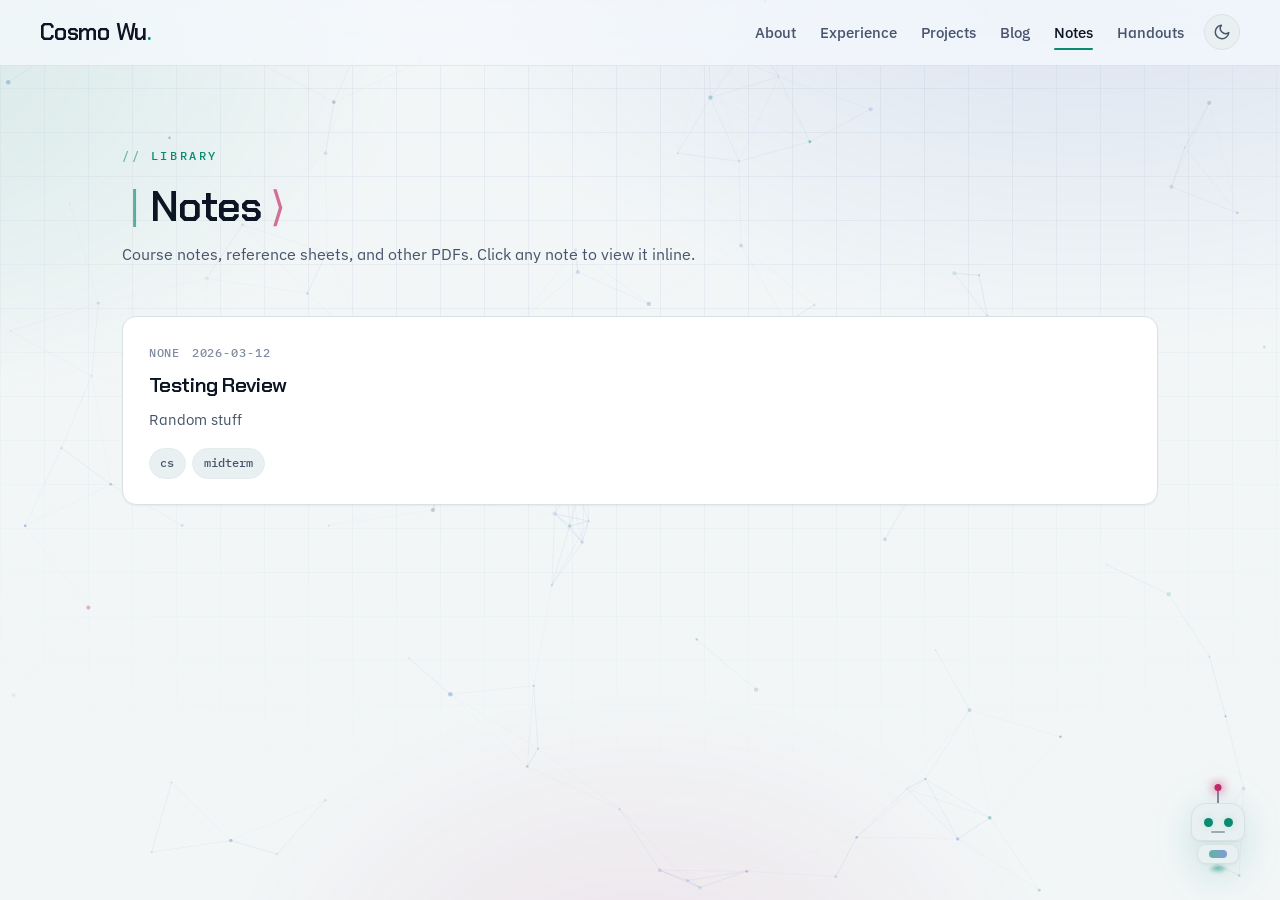
<file: notes/index.html>
<!DOCTYPE html>
<html lang="en">
<head>
    <meta charset="UTF-8">
    <meta name="viewport" content="width=device-width, initial-scale=1.0">
    <link rel="icon" type="image/png" href="/qft_pfp.png">
    <link rel="apple-touch-icon" href="/qft_pfp.png">
    <title>Notes — Cosmo Wu</title>

    <script>(function(){try{var t=localStorage.getItem('theme');document.documentElement.setAttribute('data-theme',t||'light');}catch(e){document.documentElement.setAttribute('data-theme','light');}try{var p=location.pathname;if(p.endsWith('/index.html')){history.replaceState(null,'',p.slice(0,-10)+location.search+location.hash);}}catch(e){}})();</script>

    <link rel="preconnect" href="https://fonts.googleapis.com">
    <link rel="preconnect" href="https://fonts.gstatic.com" crossorigin>
    <link rel="stylesheet" href="https://fonts.googleapis.com/css2?family=Chakra+Petch:wght@500;600;700&family=IBM+Plex+Sans:ital,wght@0,400;0,500;0,600;1,400&family=IBM+Plex+Mono:wght@400;500;600&display=swap">
    <link rel="stylesheet" href="/assets/css/style.css?v=4">
</head>
<body>
    <nav class="nav">
        <div class="nav-content">
            <a href="/" class="logo">Cosmo Wu<span class="logo-dot">.</span></a>
            <div class="nav-right">
                <ul class="nav-links">
                    <li><a href="/">About</a></li>
                    <li><a href="/experience/">Experience</a></li>
                    <li><a href="/projects/">Projects</a></li>
                    <!-- WIP: re-enable when the DREU journal is ready --><!-- <li><a href="/dreu/">DREU</a></li> -->
                    <li><a href="/blog/">Blog</a></li>
                    <li><a href="/notes/">Notes</a></li>
                    <li><a href="/handouts/">Handouts</a></li>
                </ul>
                <button class="theme-toggle" id="theme-toggle" type="button" aria-label="Toggle color theme">
                    <svg class="icon-moon" viewBox="0 0 24 24" fill="none" stroke="currentColor" stroke-width="2" stroke-linecap="round" stroke-linejoin="round"><path d="M21 12.79A9 9 0 1 1 11.21 3 7 7 0 0 0 21 12.79z"/></svg>
                    <svg class="icon-sun" viewBox="0 0 24 24" fill="none" stroke="currentColor" stroke-width="2" stroke-linecap="round" stroke-linejoin="round"><circle cx="12" cy="12" r="4"/><path d="M12 2v2M12 20v2M4.93 4.93l1.41 1.41M17.66 17.66l1.41 1.41M2 12h2M20 12h2M4.93 19.07l1.41-1.41M17.66 6.34l1.41-1.41"/></svg>
                </button>
            </div>
        </div>
    </nav>

    <section id="notes">
        <div class="section-head">
            <p class="eyebrow">Library</p>
            <h2 class="section-title">Notes</h2>
            <p class="section-subtitle">Course notes, reference sheets, and other PDFs. Click any note to view it inline.</p>
        </div>

        <div id="note-list" class="post-grid">
            <p style="color: var(--text-muted); grid-column: 1 / -1; text-align: center;">Loading notes…</p>
        </div>

        <div id="viewer-wrap" class="pdf-viewer-wrap" style="display: none;">
            <div class="pdf-viewer-toolbar">
                <h3 id="viewer-title"></h3>
                <div style="display: flex; gap: 0.5rem;">
                    <a id="viewer-download" href="#" download>Download</a>
                    <a id="viewer-close" href="#" onclick="closeViewer(); return false;">Close</a>
                </div>
            </div>
            <iframe id="viewer-frame" class="pdf-viewer" title="PDF viewer"></iframe>
        </div>
    </section>

    <script src="/assets/js/main.js?v=4"></script>
    <script>
        let notesCache = [];

        (async function () {
            const list = document.getElementById('note-list');
            try {
                const res = await fetch('/notes/notes.json', { cache: 'no-cache' });
                if (!res.ok) throw new Error('HTTP ' + res.status);
                const notes = await res.json();
                notesCache = Array.isArray(notes) ? notes : [];

                if (notesCache.length === 0) {
                    list.innerHTML = '<div class="empty-state" style="grid-column: 1 / -1;">No notes yet. Drop a PDF into the <code>notes/</code> folder and add an entry to <code>notes/notes.json</code>.</div>';
                    return;
                }

                notesCache.sort((a, b) => (b.date || '').localeCompare(a.date || ''));

                list.innerHTML = notesCache.map((n, i) => {
                    const tags = (n.tags || []).map(t => `<span class="tag">${escapeHtml(t)}</span>`).join('');
                    const meta = [n.course, n.date].filter(Boolean).map(x => `<span>${escapeHtml(x)}</span>`).join('');
                    return `
                        <a class="post-card" href="#" onclick="openViewer(${i}); return false;">
                            <div class="post-card-meta">${meta}</div>
                            <div class="post-card-title">${escapeHtml(n.title)}</div>
                            <div class="post-card-summary">${escapeHtml(n.summary || '')}</div>
                            <div class="post-card-tags">${tags}</div>
                        </a>
                    `;
                }).join('');

                document.querySelectorAll('.post-card').forEach(el => el.classList.add('animate-in'));

                // If URL has ?note=filename.pdf, open it directly
                const params = new URLSearchParams(window.location.search);
                const requested = params.get('note');
                if (requested) {
                    const idx = notesCache.findIndex(n => n.file === requested);
                    if (idx >= 0) openViewer(idx);
                }
            } catch (err) {
                list.innerHTML = `
                    <div class="empty-state" style="grid-column: 1 / -1;">
                        Could not load notes. If you're viewing locally, open via a server (e.g. <code>python -m http.server</code>) instead of <code>file://</code>.
                    </div>`;
                console.error(err);
            }
        })();

        function openViewer(index) {
            const note = notesCache[index];
            if (!note) return;
            const url = '/notes/' + note.file;
            document.getElementById('viewer-title').textContent = note.title;
            document.getElementById('viewer-frame').src = url;
            document.getElementById('viewer-download').href = url;
            document.getElementById('viewer-download').setAttribute('download', note.file);
            const wrap = document.getElementById('viewer-wrap');
            wrap.style.display = 'block';
            wrap.scrollIntoView({ behavior: 'smooth', block: 'start' });

            const params = new URLSearchParams(window.location.search);
            params.set('note', note.file);
            history.replaceState(null, '', '?' + params.toString());
        }

        function closeViewer() {
            const wrap = document.getElementById('viewer-wrap');
            wrap.style.display = 'none';
            document.getElementById('viewer-frame').src = '';
            history.replaceState(null, '', window.location.pathname);
        }

        function escapeHtml(s) {
            return String(s).replace(/[&<>"']/g, c => ({ '&': '&amp;', '<': '&lt;', '>': '&gt;', '"': '&quot;', "'": '&#39;' }[c]));
        }
    </script>
</body>
</html>
</file>
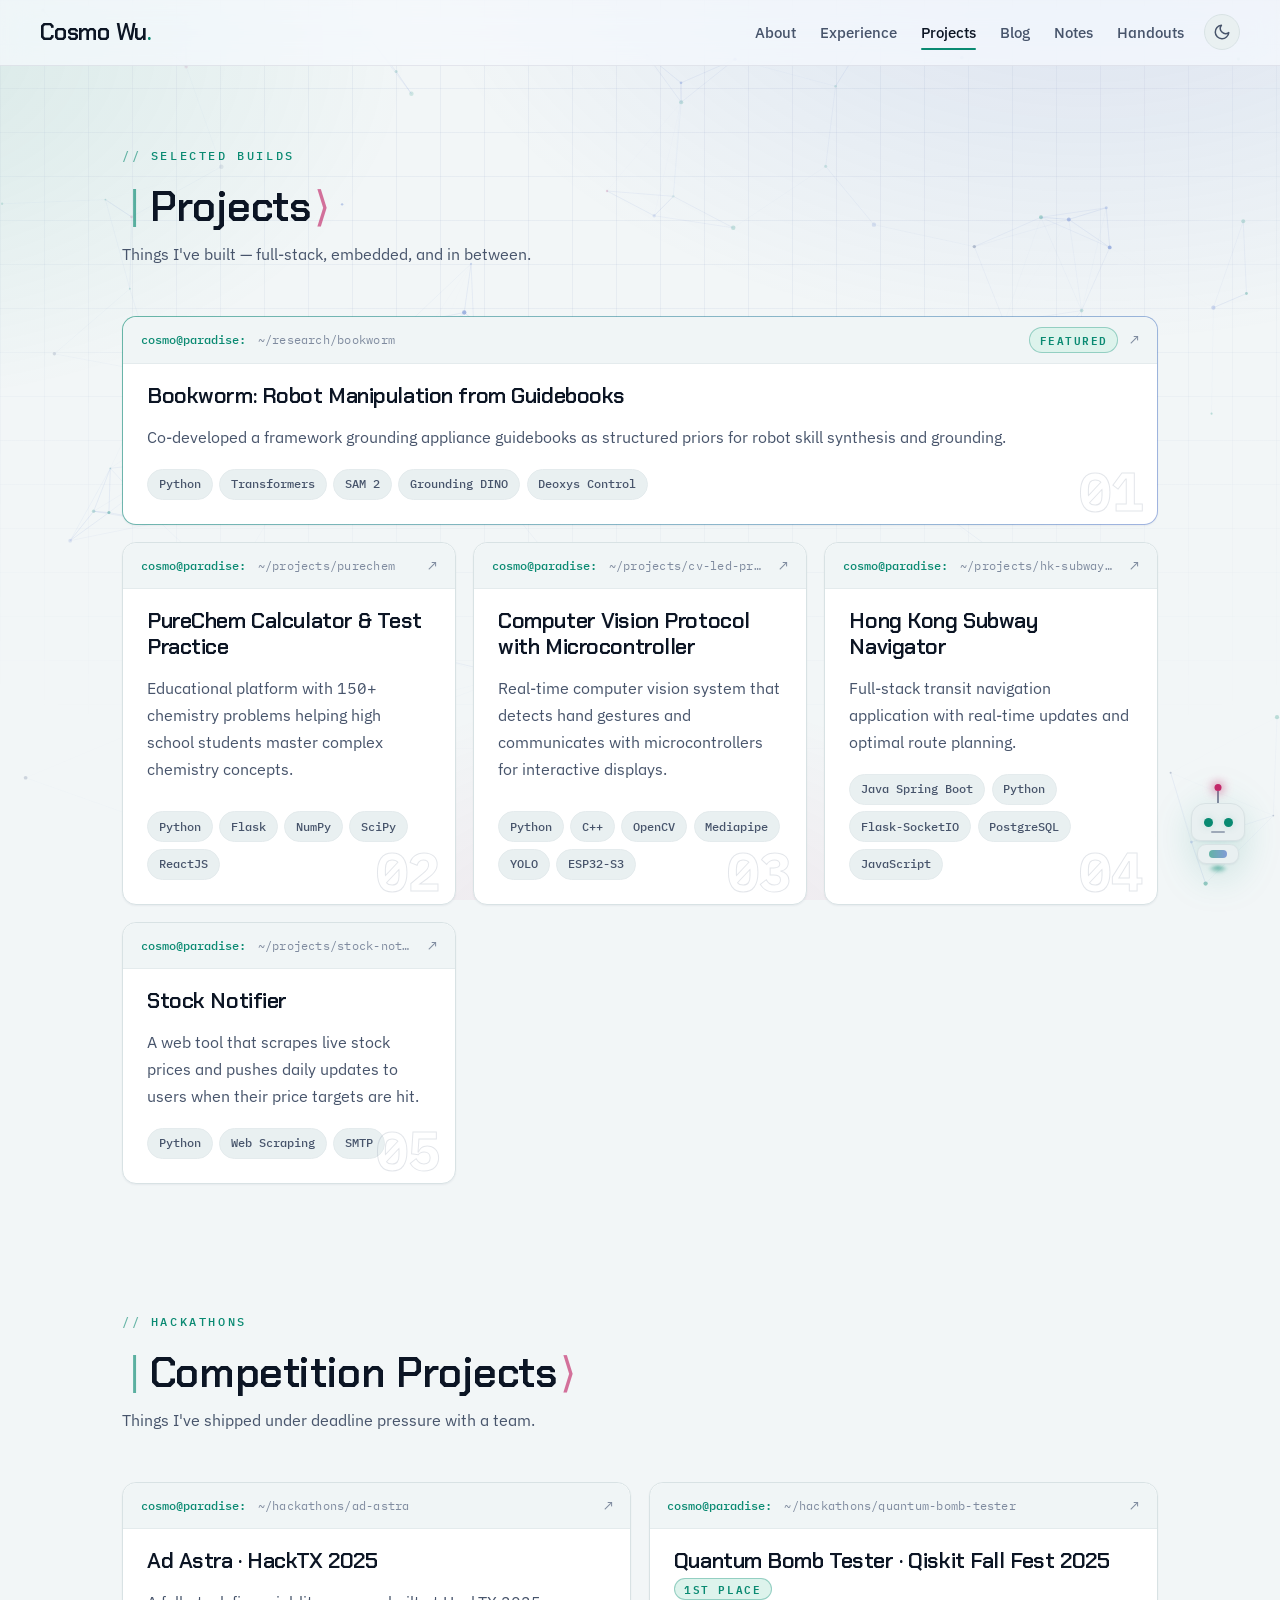
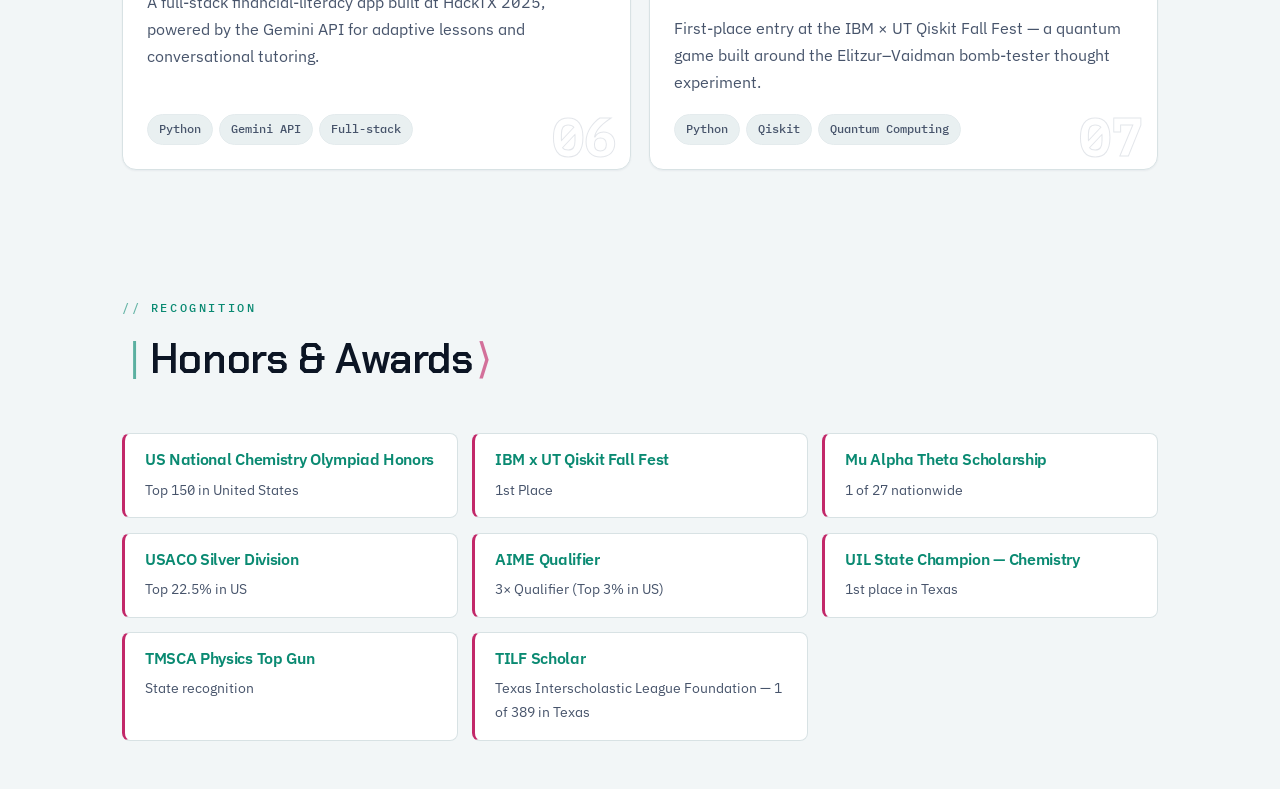
<file: projects/index.html>
<!DOCTYPE html>
<html lang="en">
<head>
    <meta charset="UTF-8">
    <meta name="viewport" content="width=device-width, initial-scale=1.0">
    <link rel="icon" type="image/png" href="/qft_pfp.png">
    <link rel="apple-touch-icon" href="/qft_pfp.png">
    <title>Projects — Cosmo Wu</title>

    <script>(function(){try{var t=localStorage.getItem('theme');document.documentElement.setAttribute('data-theme',t||'light');}catch(e){document.documentElement.setAttribute('data-theme','light');}try{var p=location.pathname;if(p.endsWith('/index.html')){history.replaceState(null,'',p.slice(0,-10)+location.search+location.hash);}}catch(e){}})();</script>

    <link rel="preconnect" href="https://fonts.googleapis.com">
    <link rel="preconnect" href="https://fonts.gstatic.com" crossorigin>
    <link rel="stylesheet" href="https://fonts.googleapis.com/css2?family=Chakra+Petch:wght@500;600;700&family=IBM+Plex+Sans:ital,wght@0,400;0,500;0,600;1,400&family=IBM+Plex+Mono:wght@400;500;600&display=swap">
    <link rel="stylesheet" href="/assets/css/style.css?v=4">
</head>
<body>
    <nav class="nav">
        <div class="nav-content">
            <a href="/" class="logo">Cosmo Wu<span class="logo-dot">.</span></a>
            <div class="nav-right">
                <ul class="nav-links">
                    <li><a href="/">About</a></li>
                    <li><a href="/experience/">Experience</a></li>
                    <li><a href="/projects/">Projects</a></li>
                    <!-- WIP: re-enable when the DREU journal is ready --><!-- <li><a href="/dreu/">DREU</a></li> -->
                    <li><a href="/blog/">Blog</a></li>
                    <li><a href="/notes/">Notes</a></li>
                    <li><a href="/handouts/">Handouts</a></li>
                </ul>
                <button class="theme-toggle" id="theme-toggle" type="button" aria-label="Toggle color theme">
                    <svg class="icon-moon" viewBox="0 0 24 24" fill="none" stroke="currentColor" stroke-width="2" stroke-linecap="round" stroke-linejoin="round"><path d="M21 12.79A9 9 0 1 1 11.21 3 7 7 0 0 0 21 12.79z"/></svg>
                    <svg class="icon-sun" viewBox="0 0 24 24" fill="none" stroke="currentColor" stroke-width="2" stroke-linecap="round" stroke-linejoin="round"><circle cx="12" cy="12" r="4"/><path d="M12 2v2M12 20v2M4.93 4.93l1.41 1.41M17.66 17.66l1.41 1.41M2 12h2M20 12h2M4.93 19.07l1.41-1.41M17.66 6.34l1.41-1.41"/></svg>
                </button>
            </div>
        </div>
    </nav>

    <section id="projects">
        <div class="section-head">
            <p class="eyebrow">Selected Builds</p>
            <h2 class="section-title">Projects</h2>
            <p class="section-subtitle">Things I've built — full-stack, embedded, and in between.</p>
        </div>

        <div class="project-grid">
            <a class="card card-featured project-card featured" href="https://bookworm-robot.github.io/" target="_blank" rel="noopener">
                <div class="term-bar">
                    <span class="term-prompt">cosmo@paradise:</span>
                    <span class="term-path">~/research/bookworm</span>
                    <span class="badge-new">Featured</span>
                    <span class="term-ext">↗</span>
                </div>
                <div class="project-card-body">
                    <h3 class="card-title">Bookworm: Robot Manipulation from Guidebooks</h3>
                    <p class="card-blurb">
                        Co-developed a framework grounding appliance guidebooks as structured priors for robot skill
                        synthesis and grounding.
                    </p>
                    <div class="skill-tags">
                        <span class="tag">Python</span>
                        <span class="tag">Transformers</span>
                        <span class="tag">SAM 2</span>
                        <span class="tag">Grounding DINO</span>
                        <span class="tag">Deoxys Control</span>
                    </div>
                    <span class="project-index">01</span>
                </div>
            </a>

            <a class="card project-card" href="https://github.com/CosmoWuu1579/PureChemProduction" target="_blank" rel="noopener">
                <div class="term-bar">
                    <span class="term-prompt">cosmo@paradise:</span>
                    <span class="term-path">~/projects/purechem</span>
                    <span class="term-ext">↗</span>
                </div>
                <div class="project-card-body">
                    <h3 class="card-title">PureChem Calculator &amp; Test Practice</h3>
                    <p class="card-blurb">
                        Educational platform with 150+ chemistry problems helping high school students master complex chemistry concepts.
                    </p>
                    <div class="skill-tags">
                        <span class="tag">Python</span>
                        <span class="tag">Flask</span>
                        <span class="tag">NumPy</span>
                        <span class="tag">SciPy</span>
                        <span class="tag">ReactJS</span>
                    </div>
                    <span class="project-index">02</span>
                </div>
            </a>

            <a class="card project-card" href="https://github.com/CosmoWuu1579/cvLEDprotocol" target="_blank" rel="noopener">
                <div class="term-bar">
                    <span class="term-prompt">cosmo@paradise:</span>
                    <span class="term-path">~/projects/cv-led-protocol</span>
                    <span class="term-ext">↗</span>
                </div>
                <div class="project-card-body">
                    <h3 class="card-title">Computer Vision Protocol with Microcontroller</h3>
                    <p class="card-blurb">
                        Real-time computer vision system that detects hand gestures and communicates with microcontrollers for interactive displays.
                    </p>
                    <div class="skill-tags">
                        <span class="tag">Python</span>
                        <span class="tag">C++</span>
                        <span class="tag">OpenCV</span>
                        <span class="tag">Mediapipe</span>
                        <span class="tag">YOLO</span>
                        <span class="tag">ESP32-S3</span>
                    </div>
                    <span class="project-index">03</span>
                </div>
            </a>

            <a class="card project-card" href="https://github.com/CosmoWuu1579/hkSubwayNavi/tree/main/Subway_Python_Component" target="_blank" rel="noopener">
                <div class="term-bar">
                    <span class="term-prompt">cosmo@paradise:</span>
                    <span class="term-path">~/projects/hk-subway-navi</span>
                    <span class="term-ext">↗</span>
                </div>
                <div class="project-card-body">
                    <h3 class="card-title">Hong Kong Subway Navigator</h3>
                    <p class="card-blurb">
                        Full-stack transit navigation application with real-time updates and optimal route planning.
                    </p>
                    <div class="skill-tags">
                        <span class="tag">Java Spring Boot</span>
                        <span class="tag">Python</span>
                        <span class="tag">Flask-SocketIO</span>
                        <span class="tag">PostgreSQL</span>
                        <span class="tag">JavaScript</span>
                    </div>
                    <span class="project-index">04</span>
                </div>
            </a>

            <a class="card project-card" href="https://github.com/CosmoWuu1579/stocknotifier" target="_blank" rel="noopener">
                <div class="term-bar">
                    <span class="term-prompt">cosmo@paradise:</span>
                    <span class="term-path">~/projects/stock-notifier</span>
                    <span class="term-ext">↗</span>
                </div>
                <div class="project-card-body">
                    <h3 class="card-title">Stock Notifier</h3>
                    <p class="card-blurb">
                        A web tool that scrapes live stock prices and pushes daily updates to users when their
                        price targets are hit.
                    </p>
                    <div class="skill-tags">
                        <span class="tag">Python</span>
                        <span class="tag">Web Scraping</span>
                        <span class="tag">SMTP</span>
                    </div>
                    <span class="project-index">05</span>
                </div>
            </a>
        </div>
    </section>

    <section id="competitions">
        <div class="section-head">
            <p class="eyebrow">Hackathons</p>
            <h2 class="section-title">Competition Projects</h2>
            <p class="section-subtitle">Things I've shipped under deadline pressure with a team.</p>
        </div>

        <div class="project-grid">
            <a class="card project-card" href="https://github.com/CosmoWuu1579/ad-astra-backend" target="_blank" rel="noopener">
                <div class="term-bar">
                    <span class="term-prompt">cosmo@paradise:</span>
                    <span class="term-path">~/hackathons/ad-astra</span>
                    <span class="term-ext">↗</span>
                </div>
                <div class="project-card-body">
                    <h3 class="card-title">Ad Astra · HackTX 2025</h3>
                    <p class="card-blurb">
                        A full-stack financial-literacy app built at HackTX 2025, powered by the Gemini API for
                        adaptive lessons and conversational tutoring.
                    </p>
                    <div class="skill-tags">
                        <span class="tag">Python</span>
                        <span class="tag">Gemini API</span>
                        <span class="tag">Full-stack</span>
                    </div>
                    <span class="project-index">06</span>
                </div>
            </a>

            <a class="card project-card" href="https://github.com/CosmoWuu1579/utqiskitfest2025" target="_blank" rel="noopener">
                <div class="term-bar">
                    <span class="term-prompt">cosmo@paradise:</span>
                    <span class="term-path">~/hackathons/quantum-bomb-tester</span>
                    <span class="term-ext">↗</span>
                </div>
                <div class="project-card-body">
                    <h3 class="card-title">Quantum Bomb Tester · Qiskit Fall Fest 2025 <span class="badge-new">1st Place</span></h3>
                    <p class="card-blurb">
                        First-place entry at the IBM × UT Qiskit Fall Fest — a quantum game built around the
                        Elitzur–Vaidman bomb-tester thought experiment.
                    </p>
                    <div class="skill-tags">
                        <span class="tag">Python</span>
                        <span class="tag">Qiskit</span>
                        <span class="tag">Quantum Computing</span>
                    </div>
                    <span class="project-index">07</span>
                </div>
            </a>
        </div>
    </section>

    <section id="awards">
        <div class="section-head">
            <p class="eyebrow">Recognition</p>
            <h2 class="section-title">Honors &amp; Awards</h2>
        </div>
        <div class="awards-grid">
            <div class="award">
                <h4 style="color: var(--primary); margin-bottom: 0.5rem;">US National Chemistry Olympiad Honors</h4>
                <p style="color: var(--text-muted);">Top 150 in United States</p>
            </div>
            <div class="award">
                <h4 style="color: var(--primary); margin-bottom: 0.5rem;">IBM x UT Qiskit Fall Fest</h4>
                <p style="color: var(--text-muted);">1st Place</p>
            </div>
            <div class="award">
                <h4 style="color: var(--primary); margin-bottom: 0.5rem;">Mu Alpha Theta Scholarship</h4>
                <p style="color: var(--text-muted);">1 of 27 nationwide</p>
            </div>
            <div class="award">
                <h4 style="color: var(--primary); margin-bottom: 0.5rem;">USACO Silver Division</h4>
                <p style="color: var(--text-muted);">Top 22.5% in US</p>
            </div>
            <div class="award">
                <h4 style="color: var(--primary); margin-bottom: 0.5rem;">AIME Qualifier</h4>
                <p style="color: var(--text-muted);">3× Qualifier (Top 3% in US)</p>
            </div>
            <div class="award">
                <h4 style="color: var(--primary); margin-bottom: 0.5rem;">UIL State Champion — Chemistry</h4>
                <p style="color: var(--text-muted);">1st place in Texas</p>
            </div>
            <div class="award">
                <h4 style="color: var(--primary); margin-bottom: 0.5rem;">TMSCA Physics Top Gun</h4>
                <p style="color: var(--text-muted);">State recognition</p>
            </div>
            <div class="award">
                <h4 style="color: var(--primary); margin-bottom: 0.5rem;">TILF Scholar</h4>
                <p style="color: var(--text-muted);">Texas Interscholastic League Foundation — 1 of 389 in Texas</p>
            </div>
        </div>
    </section>

    <script src="/assets/js/main.js?v=4"></script>
</body>
</html>
</file>
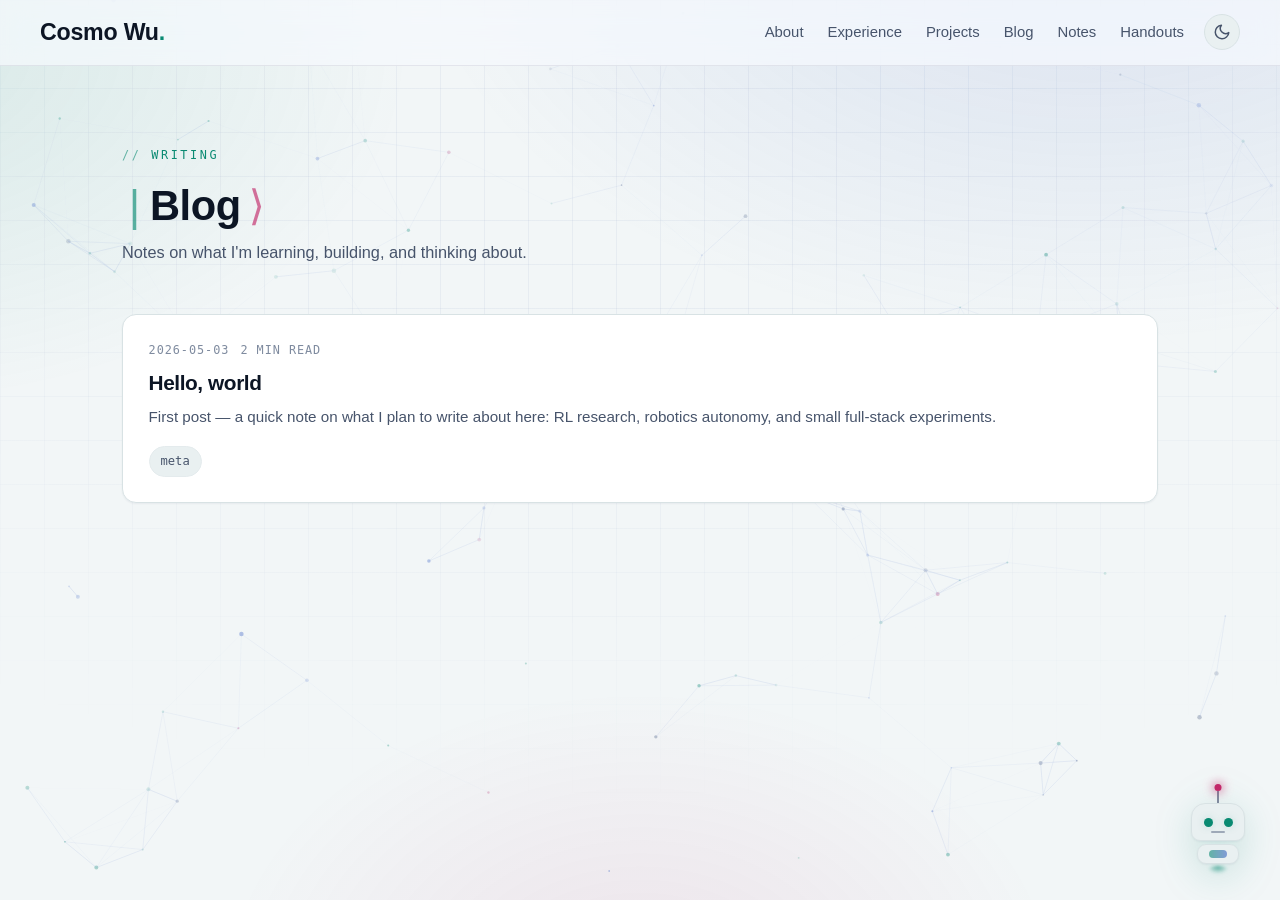
<file: blog.html>
<!DOCTYPE html>
<html lang="en">
<head>
    <meta charset="UTF-8">
    <meta name="viewport" content="width=device-width, initial-scale=1.0">
    <title>Blog — Cosmo Wu</title>

    <script>(function(){try{var t=localStorage.getItem('theme');var d=window.matchMedia('(prefers-color-scheme: dark)').matches;document.documentElement.setAttribute('data-theme',t||(d?'dark':'light'));}catch(e){document.documentElement.setAttribute('data-theme','light');}})();</script>

    <link rel="preconnect" href="https://fonts.googleapis.com">
    <link rel="preconnect" href="https://fonts.gstatic.com" crossorigin>
    <link rel="stylesheet" href="https://fonts.googleapis.com/css2?family=Inter:wght@400;500;600;700&family=Newsreader:ital,wght@0,400;0,500;1,400;1,500&display=swap">
    <link rel="stylesheet" href="assets/css/style.css">
</head>
<body>
    <nav class="nav">
        <div class="nav-content">
            <a href="index.html" class="logo">Cosmo Wu<span class="logo-dot">.</span></a>
            <div class="nav-right">
                <ul class="nav-links">
                    <li><a href="index.html">About</a></li>
                    <li><a href="experience.html">Experience</a></li>
                    <li><a href="projects.html">Projects</a></li>
                    <li><a href="blog.html">Blog</a></li>
                    <li><a href="notes.html">Notes</a></li>
                    <li><a href="handouts.html">Handouts</a></li>
                </ul>
                <button class="theme-toggle" id="theme-toggle" type="button" aria-label="Toggle color theme">
                    <svg class="icon-moon" viewBox="0 0 24 24" fill="none" stroke="currentColor" stroke-width="2" stroke-linecap="round" stroke-linejoin="round"><path d="M21 12.79A9 9 0 1 1 11.21 3 7 7 0 0 0 21 12.79z"/></svg>
                    <svg class="icon-sun" viewBox="0 0 24 24" fill="none" stroke="currentColor" stroke-width="2" stroke-linecap="round" stroke-linejoin="round"><circle cx="12" cy="12" r="4"/><path d="M12 2v2M12 20v2M4.93 4.93l1.41 1.41M17.66 17.66l1.41 1.41M2 12h2M20 12h2M4.93 19.07l1.41-1.41M17.66 6.34l1.41-1.41"/></svg>
                </button>
            </div>
        </div>
    </nav>

    <section id="blog">
        <div class="section-head">
            <p class="eyebrow">Writing</p>
            <h2 class="section-title">Blog</h2>
            <p class="section-subtitle">Notes on what I'm learning, building, and thinking about.</p>
        </div>

        <div id="post-list" class="post-grid">
            <p style="color: var(--text-muted); grid-column: 1 / -1; text-align: center;">Loading posts…</p>
        </div>
    </section>

    <script src="assets/js/main.js"></script>
    <script>
        (async function () {
            const list = document.getElementById('post-list');
            try {
                const res = await fetch('blog/posts.json', { cache: 'no-cache' });
                if (!res.ok) throw new Error('HTTP ' + res.status);
                const posts = await res.json();

                if (!Array.isArray(posts) || posts.length === 0) {
                    list.innerHTML = '<div class="empty-state" style="grid-column: 1 / -1;">No posts yet. Add entries to <code>blog/posts.json</code>.</div>';
                    return;
                }

                posts.sort((a, b) => (b.date || '').localeCompare(a.date || ''));

                list.innerHTML = posts.map(p => {
                    const tags = (p.tags || []).map(t => `<span class="tag">${escapeHtml(t)}</span>`).join('');
                    const date = p.date ? `<span>${escapeHtml(p.date)}</span>` : '';
                    const readTime = p.readTime ? `<span>${escapeHtml(p.readTime)}</span>` : '';
                    return `
                        <a class="post-card" href="${escapeAttr(p.url)}">
                            <div class="post-card-meta">${date}${readTime}</div>
                            <div class="post-card-title">${escapeHtml(p.title)}</div>
                            <div class="post-card-summary">${escapeHtml(p.summary || '')}</div>
                            <div class="post-card-tags">${tags}</div>
                        </a>
                    `;
                }).join('');

                // re-observe newly added cards for fade-in animation
                document.querySelectorAll('.post-card').forEach(el => el.classList.add('animate-in'));
            } catch (err) {
                list.innerHTML = `
                    <div class="empty-state" style="grid-column: 1 / -1;">
                        Could not load posts. If you're viewing locally, open via a server (e.g. <code>python -m http.server</code>) instead of <code>file://</code>.
                    </div>`;
                console.error(err);
            }
        })();

        function escapeHtml(s) {
            return String(s).replace(/[&<>"']/g, c => ({ '&': '&amp;', '<': '&lt;', '>': '&gt;', '"': '&quot;', "'": '&#39;' }[c]));
        }
        function escapeAttr(s) { return escapeHtml(s); }
    </script>
</body>
</html>
</file>
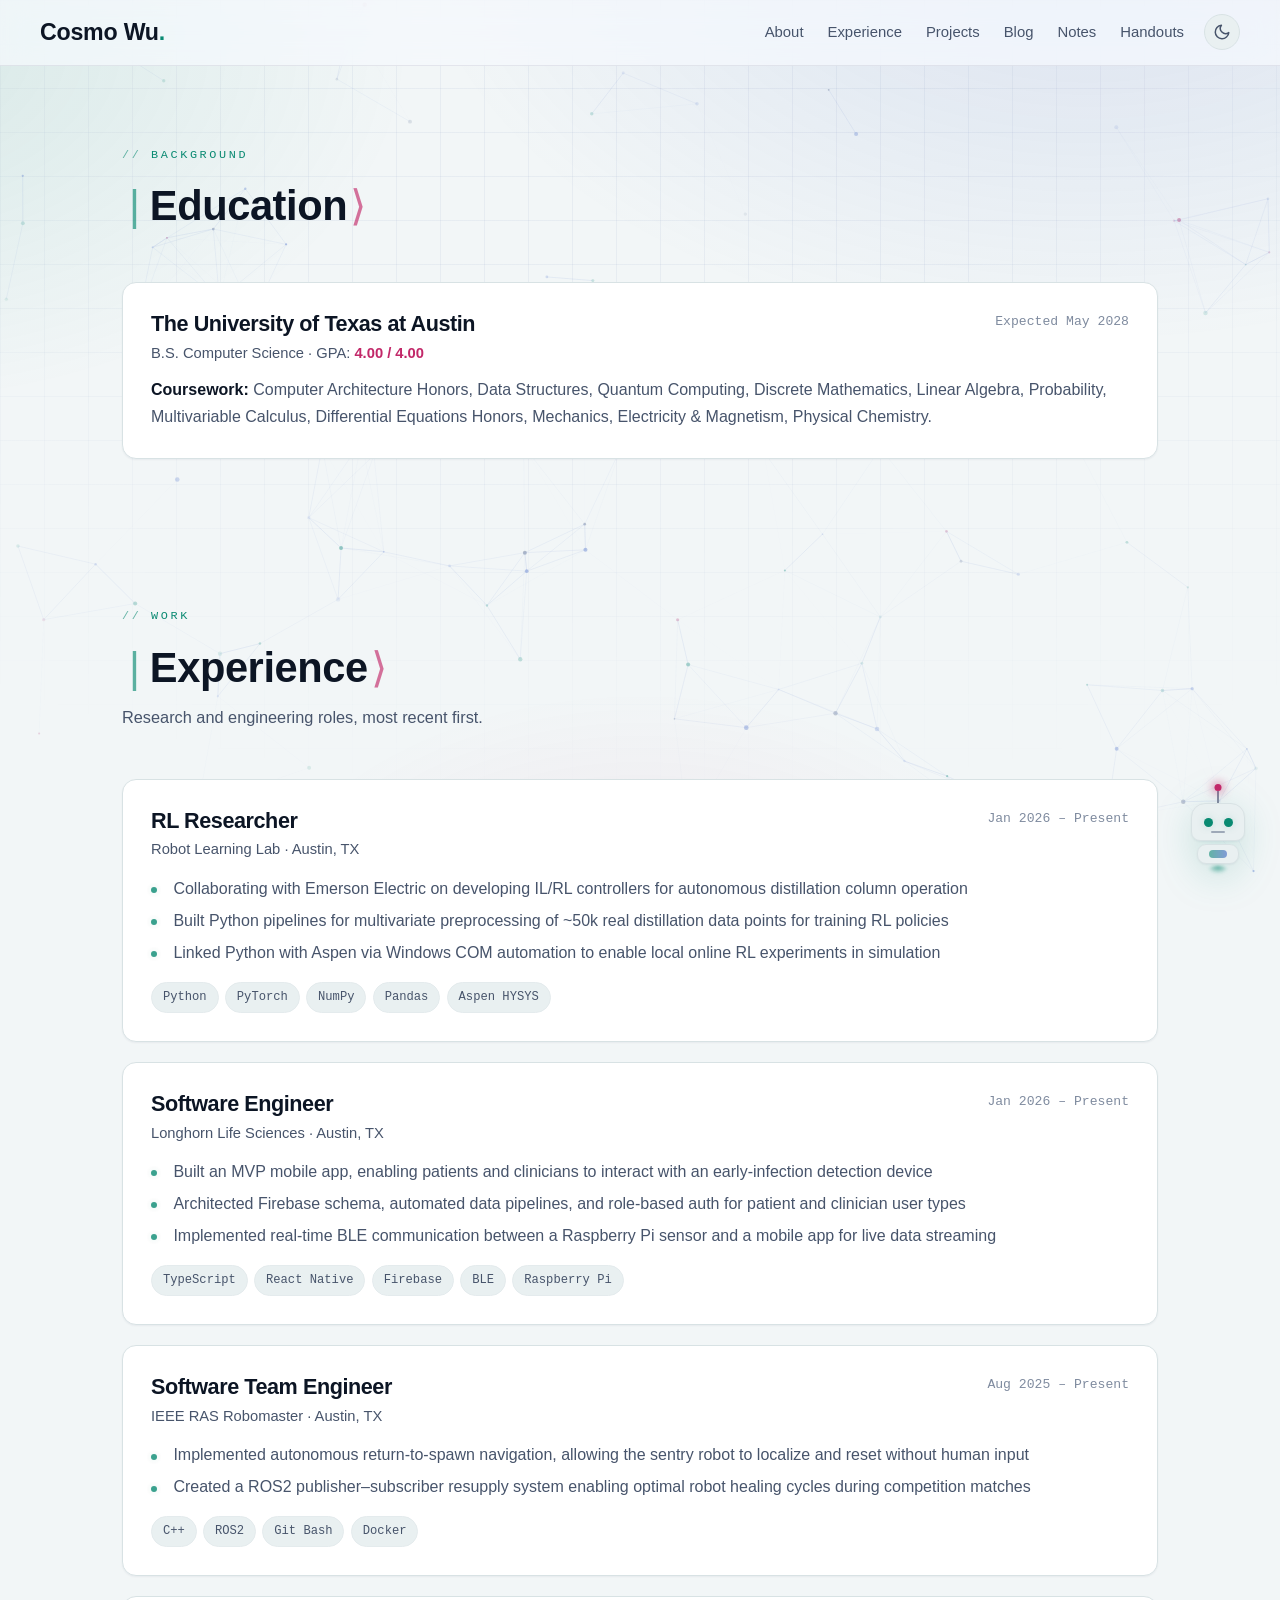
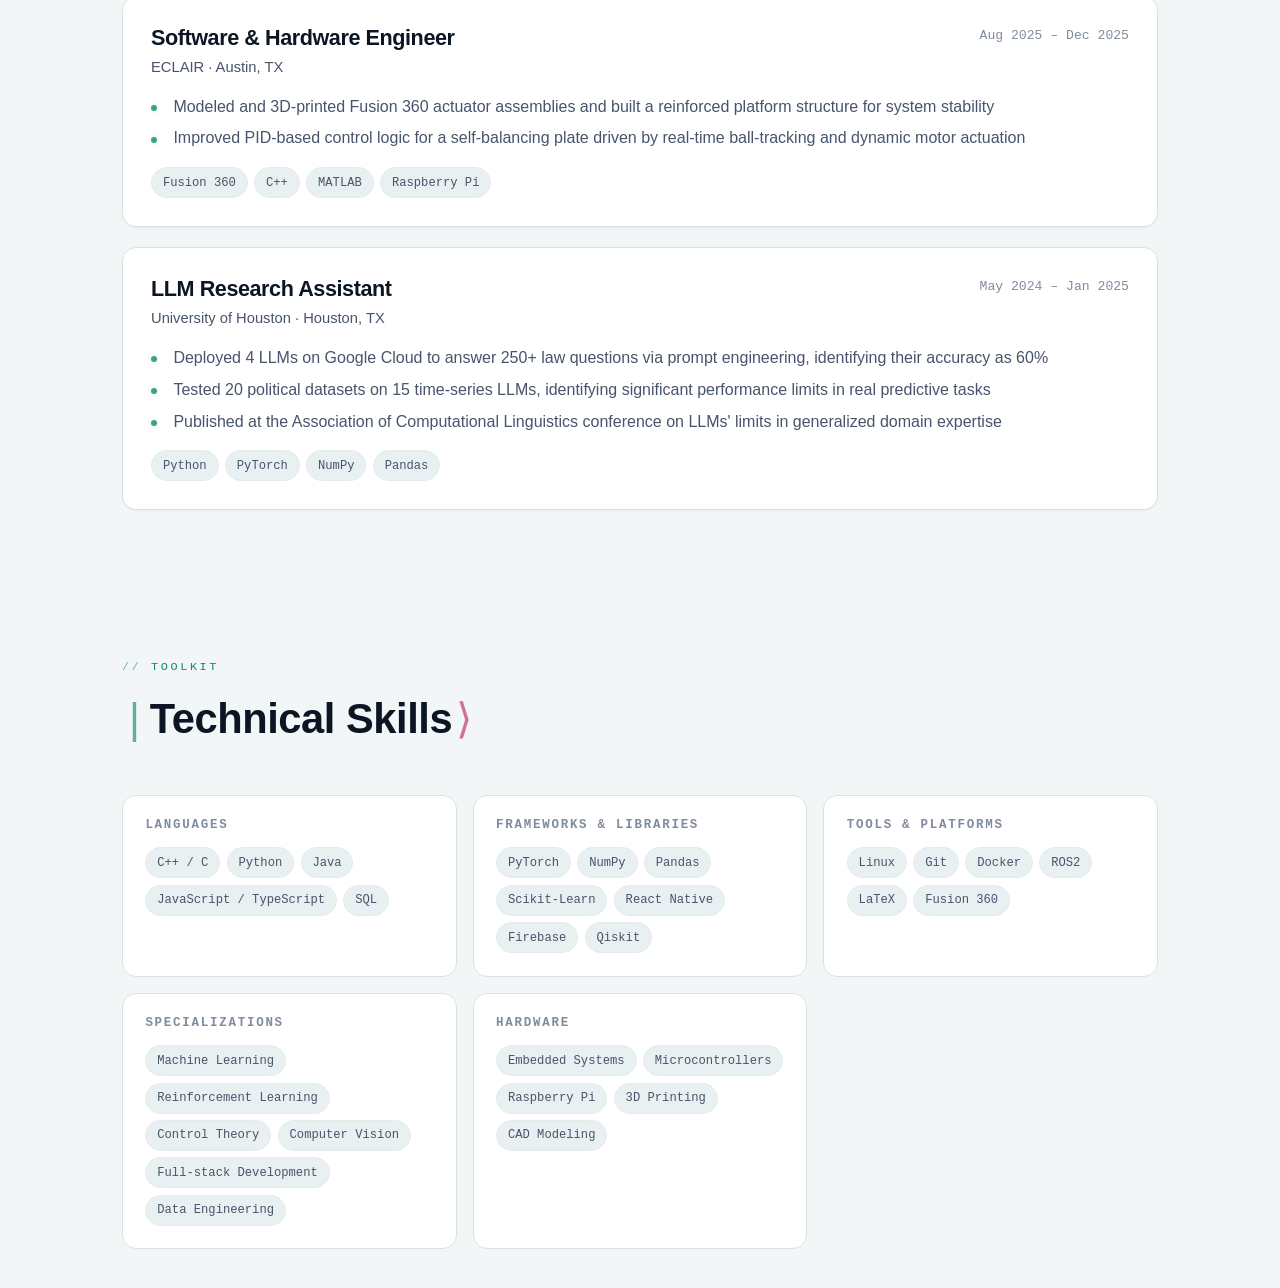
<file: experience.html>
<!DOCTYPE html>
<html lang="en">
<head>
    <meta charset="UTF-8">
    <meta name="viewport" content="width=device-width, initial-scale=1.0">
    <title>Experience — Cosmo Wu</title>

    <script>(function(){try{var t=localStorage.getItem('theme');var d=window.matchMedia('(prefers-color-scheme: dark)').matches;document.documentElement.setAttribute('data-theme',t||(d?'dark':'light'));}catch(e){document.documentElement.setAttribute('data-theme','light');}})();</script>

    <link rel="preconnect" href="https://fonts.googleapis.com">
    <link rel="preconnect" href="https://fonts.gstatic.com" crossorigin>
    <link rel="stylesheet" href="https://fonts.googleapis.com/css2?family=Inter:wght@400;500;600;700&family=Newsreader:ital,wght@0,400;0,500;1,400;1,500&display=swap">
    <link rel="stylesheet" href="assets/css/style.css">
</head>
<body>
    <nav class="nav">
        <div class="nav-content">
            <a href="index.html" class="logo">Cosmo Wu<span class="logo-dot">.</span></a>
            <div class="nav-right">
                <ul class="nav-links">
                    <li><a href="index.html">About</a></li>
                    <li><a href="experience.html">Experience</a></li>
                    <li><a href="projects.html">Projects</a></li>
                    <li><a href="blog.html">Blog</a></li>
                    <li><a href="notes.html">Notes</a></li>
                    <li><a href="handouts.html">Handouts</a></li>
                </ul>
                <button class="theme-toggle" id="theme-toggle" type="button" aria-label="Toggle color theme">
                    <svg class="icon-moon" viewBox="0 0 24 24" fill="none" stroke="currentColor" stroke-width="2" stroke-linecap="round" stroke-linejoin="round"><path d="M21 12.79A9 9 0 1 1 11.21 3 7 7 0 0 0 21 12.79z"/></svg>
                    <svg class="icon-sun" viewBox="0 0 24 24" fill="none" stroke="currentColor" stroke-width="2" stroke-linecap="round" stroke-linejoin="round"><circle cx="12" cy="12" r="4"/><path d="M12 2v2M12 20v2M4.93 4.93l1.41 1.41M17.66 17.66l1.41 1.41M2 12h2M20 12h2M4.93 19.07l1.41-1.41M17.66 6.34l1.41-1.41"/></svg>
                </button>
            </div>
        </div>
    </nav>

    <section id="education">
        <div class="section-head">
            <p class="eyebrow">Background</p>
            <h2 class="section-title">Education</h2>
        </div>
        <div class="card">
            <div class="card-header">
                <div>
                    <h3 class="card-title">The University of Texas at Austin</h3>
                    <p class="card-subtitle">B.S. Computer Science · GPA: <span class="gpa">4.00 / 4.00</span></p>
                </div>
                <span class="card-date">Expected May 2028</span>
            </div>
            <p style="color: var(--text-muted); margin-top: 0.75rem;">
                <strong style="color: var(--text);">Coursework:</strong>
                Computer Architecture Honors, Data Structures, Quantum Computing, Discrete Mathematics,
                Linear Algebra, Probability, Multivariable Calculus, Differential Equations Honors,
                Mechanics, Electricity &amp; Magnetism, Physical Chemistry.
            </p>
        </div>
    </section>

    <section id="experience">
        <div class="section-head">
            <p class="eyebrow">Work</p>
            <h2 class="section-title">Experience</h2>
            <p class="section-subtitle">Research and engineering roles, most recent first.</p>
        </div>

        <div class="card">
            <div class="card-header">
                <div>
                    <h3 class="card-title">RL Researcher</h3>
                    <p class="card-subtitle">Robot Learning Lab · Austin, TX</p>
                </div>
                <span class="card-date">Jan 2026 – Present</span>
            </div>
            <ul class="card-list">
                <li>Collaborating with Emerson Electric on developing IL/RL controllers for autonomous distillation column operation</li>
                <li>Built Python pipelines for multivariate preprocessing of ~50k real distillation data points for training RL policies</li>
                <li>Linked Python with Aspen via Windows COM automation to enable local online RL experiments in simulation</li>
            </ul>
            <div class="skill-tags" style="margin-top: 1rem;">
                <span class="tag">Python</span>
                <span class="tag">PyTorch</span>
                <span class="tag">NumPy</span>
                <span class="tag">Pandas</span>
                <span class="tag">Aspen HYSYS</span>
            </div>
        </div>

        <div class="card">
            <div class="card-header">
                <div>
                    <h3 class="card-title">Software Engineer</h3>
                    <p class="card-subtitle">Longhorn Life Sciences · Austin, TX</p>
                </div>
                <span class="card-date">Jan 2026 – Present</span>
            </div>
            <ul class="card-list">
                <li>Built an MVP mobile app, enabling patients and clinicians to interact with an early-infection detection device</li>
                <li>Architected Firebase schema, automated data pipelines, and role-based auth for patient and clinician user types</li>
                <li>Implemented real-time BLE communication between a Raspberry Pi sensor and a mobile app for live data streaming</li>
            </ul>
            <div class="skill-tags" style="margin-top: 1rem;">
                <span class="tag">TypeScript</span>
                <span class="tag">React Native</span>
                <span class="tag">Firebase</span>
                <span class="tag">BLE</span>
                <span class="tag">Raspberry Pi</span>
            </div>
        </div>

        <div class="card">
            <div class="card-header">
                <div>
                    <h3 class="card-title">Software Team Engineer</h3>
                    <p class="card-subtitle">IEEE RAS Robomaster · Austin, TX</p>
                </div>
                <span class="card-date">Aug 2025 – Present</span>
            </div>
            <ul class="card-list">
                <li>Implemented autonomous return-to-spawn navigation, allowing the sentry robot to localize and reset without human input</li>
                <li>Created a ROS2 publisher–subscriber resupply system enabling optimal robot healing cycles during competition matches</li>
            </ul>
            <div class="skill-tags" style="margin-top: 1rem;">
                <span class="tag">C++</span>
                <span class="tag">ROS2</span>
                <span class="tag">Git Bash</span>
                <span class="tag">Docker</span>
            </div>
        </div>

        <div class="card">
            <div class="card-header">
                <div>
                    <h3 class="card-title">Software &amp; Hardware Engineer</h3>
                    <p class="card-subtitle">ECLAIR · Austin, TX</p>
                </div>
                <span class="card-date">Aug 2025 – Dec 2025</span>
            </div>
            <ul class="card-list">
                <li>Modeled and 3D-printed Fusion 360 actuator assemblies and built a reinforced platform structure for system stability</li>
                <li>Improved PID-based control logic for a self-balancing plate driven by real-time ball-tracking and dynamic motor actuation</li>
            </ul>
            <div class="skill-tags" style="margin-top: 1rem;">
                <span class="tag">Fusion 360</span>
                <span class="tag">C++</span>
                <span class="tag">MATLAB</span>
                <span class="tag">Raspberry Pi</span>
            </div>
        </div>

        <div class="card">
            <div class="card-header">
                <div>
                    <h3 class="card-title">LLM Research Assistant</h3>
                    <p class="card-subtitle">University of Houston · Houston, TX</p>
                </div>
                <span class="card-date">May 2024 – Jan 2025</span>
            </div>
            <ul class="card-list">
                <li>Deployed 4 LLMs on Google Cloud to answer 250+ law questions via prompt engineering, identifying their accuracy as 60%</li>
                <li>Tested 20 political datasets on 15 time-series LLMs, identifying significant performance limits in real predictive tasks</li>
                <li>Published at the Association of Computational Linguistics conference on LLMs' limits in generalized domain expertise</li>
            </ul>
            <div class="skill-tags" style="margin-top: 1rem;">
                <span class="tag">Python</span>
                <span class="tag">PyTorch</span>
                <span class="tag">NumPy</span>
                <span class="tag">Pandas</span>
            </div>
        </div>
    </section>

    <section id="skills">
        <div class="section-head">
            <p class="eyebrow">Toolkit</p>
            <h2 class="section-title">Technical Skills</h2>
        </div>
        <div class="skills-grid">
            <div class="skill-category">
                <h3>Languages</h3>
                <div class="skill-tags">
                    <span class="tag">C++ / C</span>
                    <span class="tag">Python</span>
                    <span class="tag">Java</span>
                    <span class="tag">JavaScript / TypeScript</span>
                    <span class="tag">SQL</span>
                </div>
            </div>
            <div class="skill-category">
                <h3>Frameworks &amp; Libraries</h3>
                <div class="skill-tags">
                    <span class="tag">PyTorch</span>
                    <span class="tag">NumPy</span>
                    <span class="tag">Pandas</span>
                    <span class="tag">Scikit-Learn</span>
                    <span class="tag">React Native</span>
                    <span class="tag">Firebase</span>
                    <span class="tag">Qiskit</span>
                </div>
            </div>
            <div class="skill-category">
                <h3>Tools &amp; Platforms</h3>
                <div class="skill-tags">
                    <span class="tag">Linux</span>
                    <span class="tag">Git</span>
                    <span class="tag">Docker</span>
                    <span class="tag">ROS2</span>
                    <span class="tag">LaTeX</span>
                    <span class="tag">Fusion 360</span>
                </div>
            </div>
            <div class="skill-category">
                <h3>Specializations</h3>
                <div class="skill-tags">
                    <span class="tag">Machine Learning</span>
                    <span class="tag">Reinforcement Learning</span>
                    <span class="tag">Control Theory</span>
                    <span class="tag">Computer Vision</span>
                    <span class="tag">Full-stack Development</span>
                    <span class="tag">Data Engineering</span>
                </div>
            </div>
            <div class="skill-category">
                <h3>Hardware</h3>
                <div class="skill-tags">
                    <span class="tag">Embedded Systems</span>
                    <span class="tag">Microcontrollers</span>
                    <span class="tag">Raspberry Pi</span>
                    <span class="tag">3D Printing</span>
                    <span class="tag">CAD Modeling</span>
                </div>
            </div>
        </div>
    </section>

    <script src="assets/js/main.js"></script>
</body>
</html>
</file>
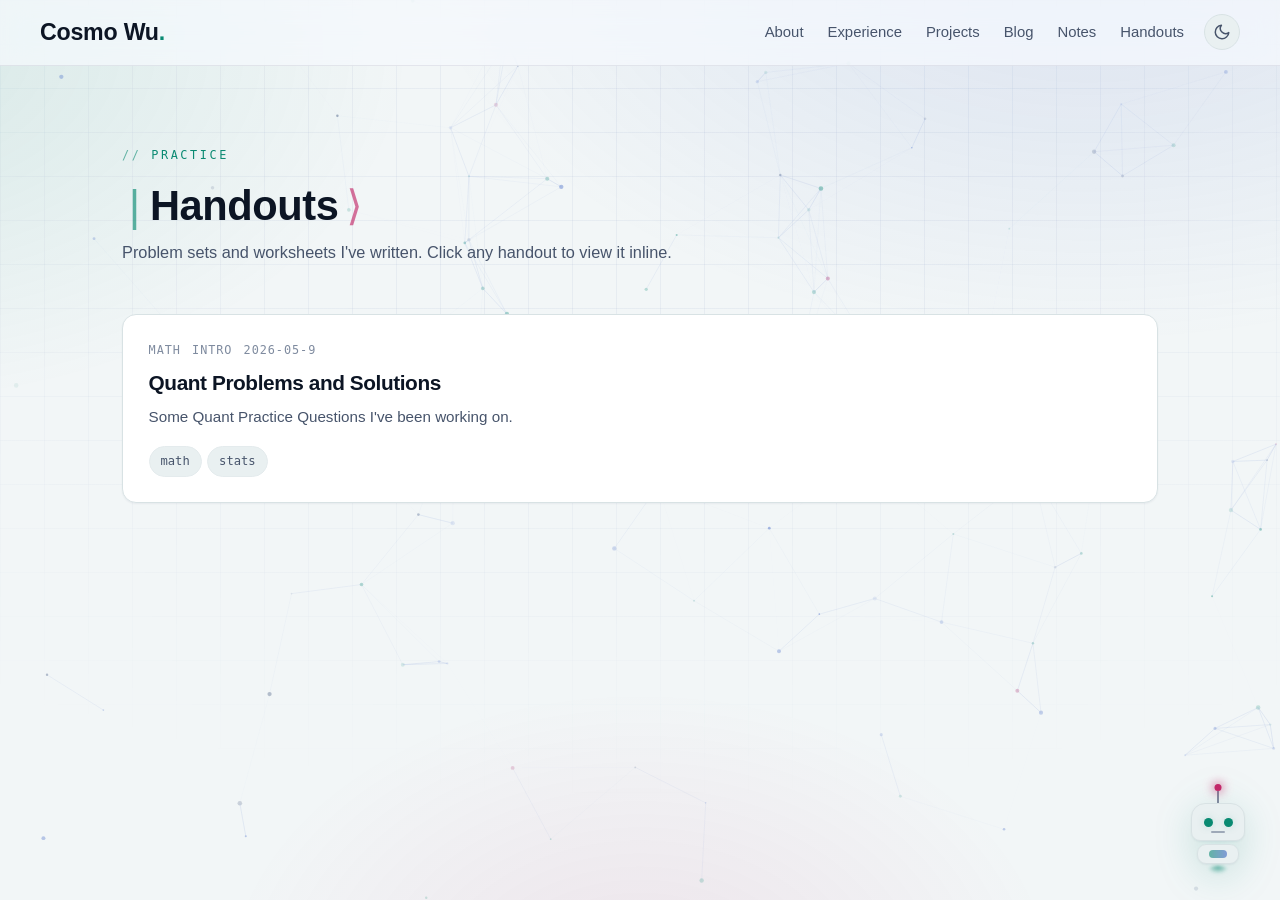
<file: handouts.html>
<!DOCTYPE html>
<html lang="en">
<head>
    <meta charset="UTF-8">
    <meta name="viewport" content="width=device-width, initial-scale=1.0">
    <title>Handouts — Cosmo Wu</title>

    <script>(function(){try{var t=localStorage.getItem('theme');var d=window.matchMedia('(prefers-color-scheme: dark)').matches;document.documentElement.setAttribute('data-theme',t||(d?'dark':'light'));}catch(e){document.documentElement.setAttribute('data-theme','light');}})();</script>

    <link rel="preconnect" href="https://fonts.googleapis.com">
    <link rel="preconnect" href="https://fonts.gstatic.com" crossorigin>
    <link rel="stylesheet" href="https://fonts.googleapis.com/css2?family=Inter:wght@400;500;600;700&family=Newsreader:ital,wght@0,400;0,500;1,400;1,500&display=swap">
    <link rel="stylesheet" href="assets/css/style.css">
</head>
<body>
    <nav class="nav">
        <div class="nav-content">
            <a href="index.html" class="logo">Cosmo Wu<span class="logo-dot">.</span></a>
            <div class="nav-right">
                <ul class="nav-links">
                    <li><a href="index.html">About</a></li>
                    <li><a href="experience.html">Experience</a></li>
                    <li><a href="projects.html">Projects</a></li>
                    <li><a href="blog.html">Blog</a></li>
                    <li><a href="notes.html">Notes</a></li>
                    <li><a href="handouts.html">Handouts</a></li>
                </ul>
                <button class="theme-toggle" id="theme-toggle" type="button" aria-label="Toggle color theme">
                    <svg class="icon-moon" viewBox="0 0 24 24" fill="none" stroke="currentColor" stroke-width="2" stroke-linecap="round" stroke-linejoin="round"><path d="M21 12.79A9 9 0 1 1 11.21 3 7 7 0 0 0 21 12.79z"/></svg>
                    <svg class="icon-sun" viewBox="0 0 24 24" fill="none" stroke="currentColor" stroke-width="2" stroke-linecap="round" stroke-linejoin="round"><circle cx="12" cy="12" r="4"/><path d="M12 2v2M12 20v2M4.93 4.93l1.41 1.41M17.66 17.66l1.41 1.41M2 12h2M20 12h2M4.93 19.07l1.41-1.41M17.66 6.34l1.41-1.41"/></svg>
                </button>
            </div>
        </div>
    </nav>

    <section id="handouts">
        <div class="section-head">
            <p class="eyebrow">Practice</p>
            <h2 class="section-title">Handouts</h2>
            <p class="section-subtitle">Problem sets and worksheets I've written. Click any handout to view it inline.</p>
        </div>

        <div id="handout-list" class="post-grid">
            <p style="color: var(--text-muted); grid-column: 1 / -1; text-align: center;">Loading handouts…</p>
        </div>

        <div id="viewer-wrap" class="pdf-viewer-wrap" style="display: none;">
            <div class="pdf-viewer-toolbar">
                <h3 id="viewer-title"></h3>
                <div style="display: flex; gap: 0.5rem;">
                    <a id="viewer-download" href="#" download>Download</a>
                    <a id="viewer-close" href="#" onclick="closeViewer(); return false;">Close</a>
                </div>
            </div>
            <iframe id="viewer-frame" class="pdf-viewer" title="PDF viewer"></iframe>
        </div>
    </section>

    <script src="assets/js/main.js"></script>
    <script>
        let handoutsCache = [];

        (async function () {
            const list = document.getElementById('handout-list');
            try {
                const res = await fetch('handouts/handouts.json', { cache: 'no-cache' });
                if (!res.ok) throw new Error('HTTP ' + res.status);
                const handouts = await res.json();
                handoutsCache = Array.isArray(handouts) ? handouts : [];

                if (handoutsCache.length === 0) {
                    list.innerHTML = '<div class="empty-state" style="grid-column: 1 / -1;">No handouts yet. Drop a PDF into the <code>handouts/</code> folder and add an entry to <code>handouts/handouts.json</code>.</div>';
                    return;
                }

                handoutsCache.sort((a, b) => (b.date || '').localeCompare(a.date || ''));

                list.innerHTML = handoutsCache.map((h, i) => {
                    const tags = (h.tags || []).map(t => `<span class="tag">${escapeHtml(t)}</span>`).join('');
                    const meta = [h.subject, h.difficulty, h.date].filter(Boolean).map(x => `<span>${escapeHtml(x)}</span>`).join('');
                    return `
                        <a class="post-card" href="#" onclick="openViewer(${i}); return false;">
                            <div class="post-card-meta">${meta}</div>
                            <div class="post-card-title">${escapeHtml(h.title)}</div>
                            <div class="post-card-summary">${escapeHtml(h.summary || '')}</div>
                            <div class="post-card-tags">${tags}</div>
                        </a>
                    `;
                }).join('');

                document.querySelectorAll('.post-card').forEach(el => el.classList.add('animate-in'));

                const params = new URLSearchParams(window.location.search);
                const requested = params.get('handout');
                if (requested) {
                    const idx = handoutsCache.findIndex(h => h.file === requested);
                    if (idx >= 0) openViewer(idx);
                }
            } catch (err) {
                list.innerHTML = `
                    <div class="empty-state" style="grid-column: 1 / -1;">
                        Could not load handouts. If you're viewing locally, open via a server (e.g. <code>python -m http.server</code>) instead of <code>file://</code>.
                    </div>`;
                console.error(err);
            }
        })();

        function openViewer(index) {
            const handout = handoutsCache[index];
            if (!handout) return;
            const url = 'handouts/' + handout.file;
            document.getElementById('viewer-title').textContent = handout.title;
            document.getElementById('viewer-frame').src = url;
            document.getElementById('viewer-download').href = url;
            document.getElementById('viewer-download').setAttribute('download', handout.file);
            const wrap = document.getElementById('viewer-wrap');
            wrap.style.display = 'block';
            wrap.scrollIntoView({ behavior: 'smooth', block: 'start' });

            const params = new URLSearchParams(window.location.search);
            params.set('handout', handout.file);
            history.replaceState(null, '', '?' + params.toString());
        }

        function closeViewer() {
            const wrap = document.getElementById('viewer-wrap');
            wrap.style.display = 'none';
            document.getElementById('viewer-frame').src = '';
            history.replaceState(null, '', window.location.pathname);
        }

        function escapeHtml(s) {
            return String(s).replace(/[&<>"']/g, c => ({ '&': '&amp;', '<': '&lt;', '>': '&gt;', '"': '&quot;', "'": '&#39;' }[c]));
        }
    </script>
</body>
</html>
</file>
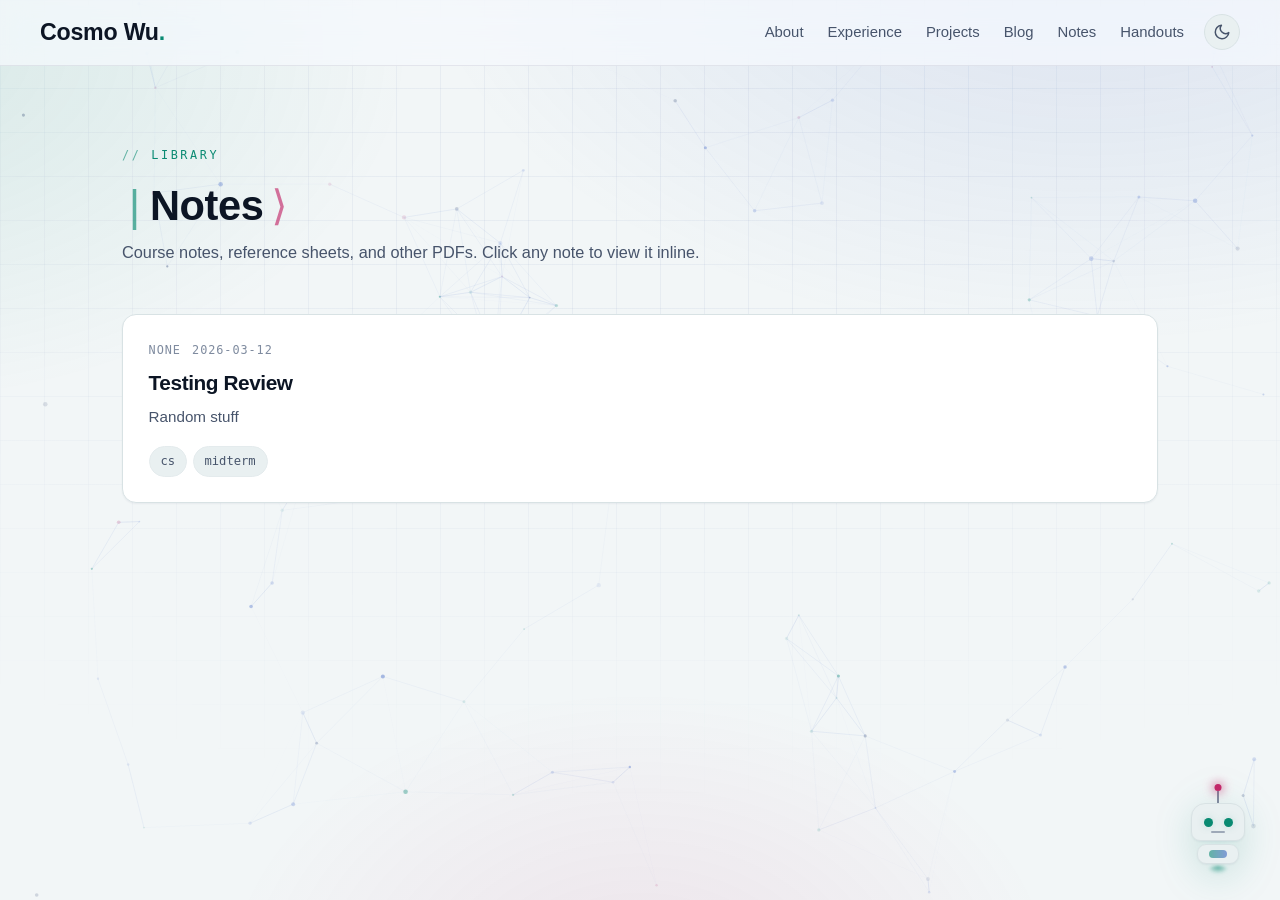
<file: notes.html>
<!DOCTYPE html>
<html lang="en">
<head>
    <meta charset="UTF-8">
    <meta name="viewport" content="width=device-width, initial-scale=1.0">
    <title>Notes — Cosmo Wu</title>

    <script>(function(){try{var t=localStorage.getItem('theme');var d=window.matchMedia('(prefers-color-scheme: dark)').matches;document.documentElement.setAttribute('data-theme',t||(d?'dark':'light'));}catch(e){document.documentElement.setAttribute('data-theme','light');}})();</script>

    <link rel="preconnect" href="https://fonts.googleapis.com">
    <link rel="preconnect" href="https://fonts.gstatic.com" crossorigin>
    <link rel="stylesheet" href="https://fonts.googleapis.com/css2?family=Inter:wght@400;500;600;700&family=Newsreader:ital,wght@0,400;0,500;1,400;1,500&display=swap">
    <link rel="stylesheet" href="assets/css/style.css">
</head>
<body>
    <nav class="nav">
        <div class="nav-content">
            <a href="index.html" class="logo">Cosmo Wu<span class="logo-dot">.</span></a>
            <div class="nav-right">
                <ul class="nav-links">
                    <li><a href="index.html">About</a></li>
                    <li><a href="experience.html">Experience</a></li>
                    <li><a href="projects.html">Projects</a></li>
                    <li><a href="blog.html">Blog</a></li>
                    <li><a href="notes.html">Notes</a></li>
                    <li><a href="handouts.html">Handouts</a></li>
                </ul>
                <button class="theme-toggle" id="theme-toggle" type="button" aria-label="Toggle color theme">
                    <svg class="icon-moon" viewBox="0 0 24 24" fill="none" stroke="currentColor" stroke-width="2" stroke-linecap="round" stroke-linejoin="round"><path d="M21 12.79A9 9 0 1 1 11.21 3 7 7 0 0 0 21 12.79z"/></svg>
                    <svg class="icon-sun" viewBox="0 0 24 24" fill="none" stroke="currentColor" stroke-width="2" stroke-linecap="round" stroke-linejoin="round"><circle cx="12" cy="12" r="4"/><path d="M12 2v2M12 20v2M4.93 4.93l1.41 1.41M17.66 17.66l1.41 1.41M2 12h2M20 12h2M4.93 19.07l1.41-1.41M17.66 6.34l1.41-1.41"/></svg>
                </button>
            </div>
        </div>
    </nav>

    <section id="notes">
        <div class="section-head">
            <p class="eyebrow">Library</p>
            <h2 class="section-title">Notes</h2>
            <p class="section-subtitle">Course notes, reference sheets, and other PDFs. Click any note to view it inline.</p>
        </div>

        <div id="note-list" class="post-grid">
            <p style="color: var(--text-muted); grid-column: 1 / -1; text-align: center;">Loading notes…</p>
        </div>

        <div id="viewer-wrap" class="pdf-viewer-wrap" style="display: none;">
            <div class="pdf-viewer-toolbar">
                <h3 id="viewer-title"></h3>
                <div style="display: flex; gap: 0.5rem;">
                    <a id="viewer-download" href="#" download>Download</a>
                    <a id="viewer-close" href="#" onclick="closeViewer(); return false;">Close</a>
                </div>
            </div>
            <iframe id="viewer-frame" class="pdf-viewer" title="PDF viewer"></iframe>
        </div>
    </section>

    <script src="assets/js/main.js"></script>
    <script>
        let notesCache = [];

        (async function () {
            const list = document.getElementById('note-list');
            try {
                const res = await fetch('notes/notes.json', { cache: 'no-cache' });
                if (!res.ok) throw new Error('HTTP ' + res.status);
                const notes = await res.json();
                notesCache = Array.isArray(notes) ? notes : [];

                if (notesCache.length === 0) {
                    list.innerHTML = '<div class="empty-state" style="grid-column: 1 / -1;">No notes yet. Drop a PDF into the <code>notes/</code> folder and add an entry to <code>notes/notes.json</code>.</div>';
                    return;
                }

                notesCache.sort((a, b) => (b.date || '').localeCompare(a.date || ''));

                list.innerHTML = notesCache.map((n, i) => {
                    const tags = (n.tags || []).map(t => `<span class="tag">${escapeHtml(t)}</span>`).join('');
                    const meta = [n.course, n.date].filter(Boolean).map(x => `<span>${escapeHtml(x)}</span>`).join('');
                    return `
                        <a class="post-card" href="#" onclick="openViewer(${i}); return false;">
                            <div class="post-card-meta">${meta}</div>
                            <div class="post-card-title">${escapeHtml(n.title)}</div>
                            <div class="post-card-summary">${escapeHtml(n.summary || '')}</div>
                            <div class="post-card-tags">${tags}</div>
                        </a>
                    `;
                }).join('');

                document.querySelectorAll('.post-card').forEach(el => el.classList.add('animate-in'));

                // If URL has ?note=filename.pdf, open it directly
                const params = new URLSearchParams(window.location.search);
                const requested = params.get('note');
                if (requested) {
                    const idx = notesCache.findIndex(n => n.file === requested);
                    if (idx >= 0) openViewer(idx);
                }
            } catch (err) {
                list.innerHTML = `
                    <div class="empty-state" style="grid-column: 1 / -1;">
                        Could not load notes. If you're viewing locally, open via a server (e.g. <code>python -m http.server</code>) instead of <code>file://</code>.
                    </div>`;
                console.error(err);
            }
        })();

        function openViewer(index) {
            const note = notesCache[index];
            if (!note) return;
            const url = 'notes/' + note.file;
            document.getElementById('viewer-title').textContent = note.title;
            document.getElementById('viewer-frame').src = url;
            document.getElementById('viewer-download').href = url;
            document.getElementById('viewer-download').setAttribute('download', note.file);
            const wrap = document.getElementById('viewer-wrap');
            wrap.style.display = 'block';
            wrap.scrollIntoView({ behavior: 'smooth', block: 'start' });

            const params = new URLSearchParams(window.location.search);
            params.set('note', note.file);
            history.replaceState(null, '', '?' + params.toString());
        }

        function closeViewer() {
            const wrap = document.getElementById('viewer-wrap');
            wrap.style.display = 'none';
            document.getElementById('viewer-frame').src = '';
            history.replaceState(null, '', window.location.pathname);
        }

        function escapeHtml(s) {
            return String(s).replace(/[&<>"']/g, c => ({ '&': '&amp;', '<': '&lt;', '>': '&gt;', '"': '&quot;', "'": '&#39;' }[c]));
        }
    </script>
</body>
</html>
</file>
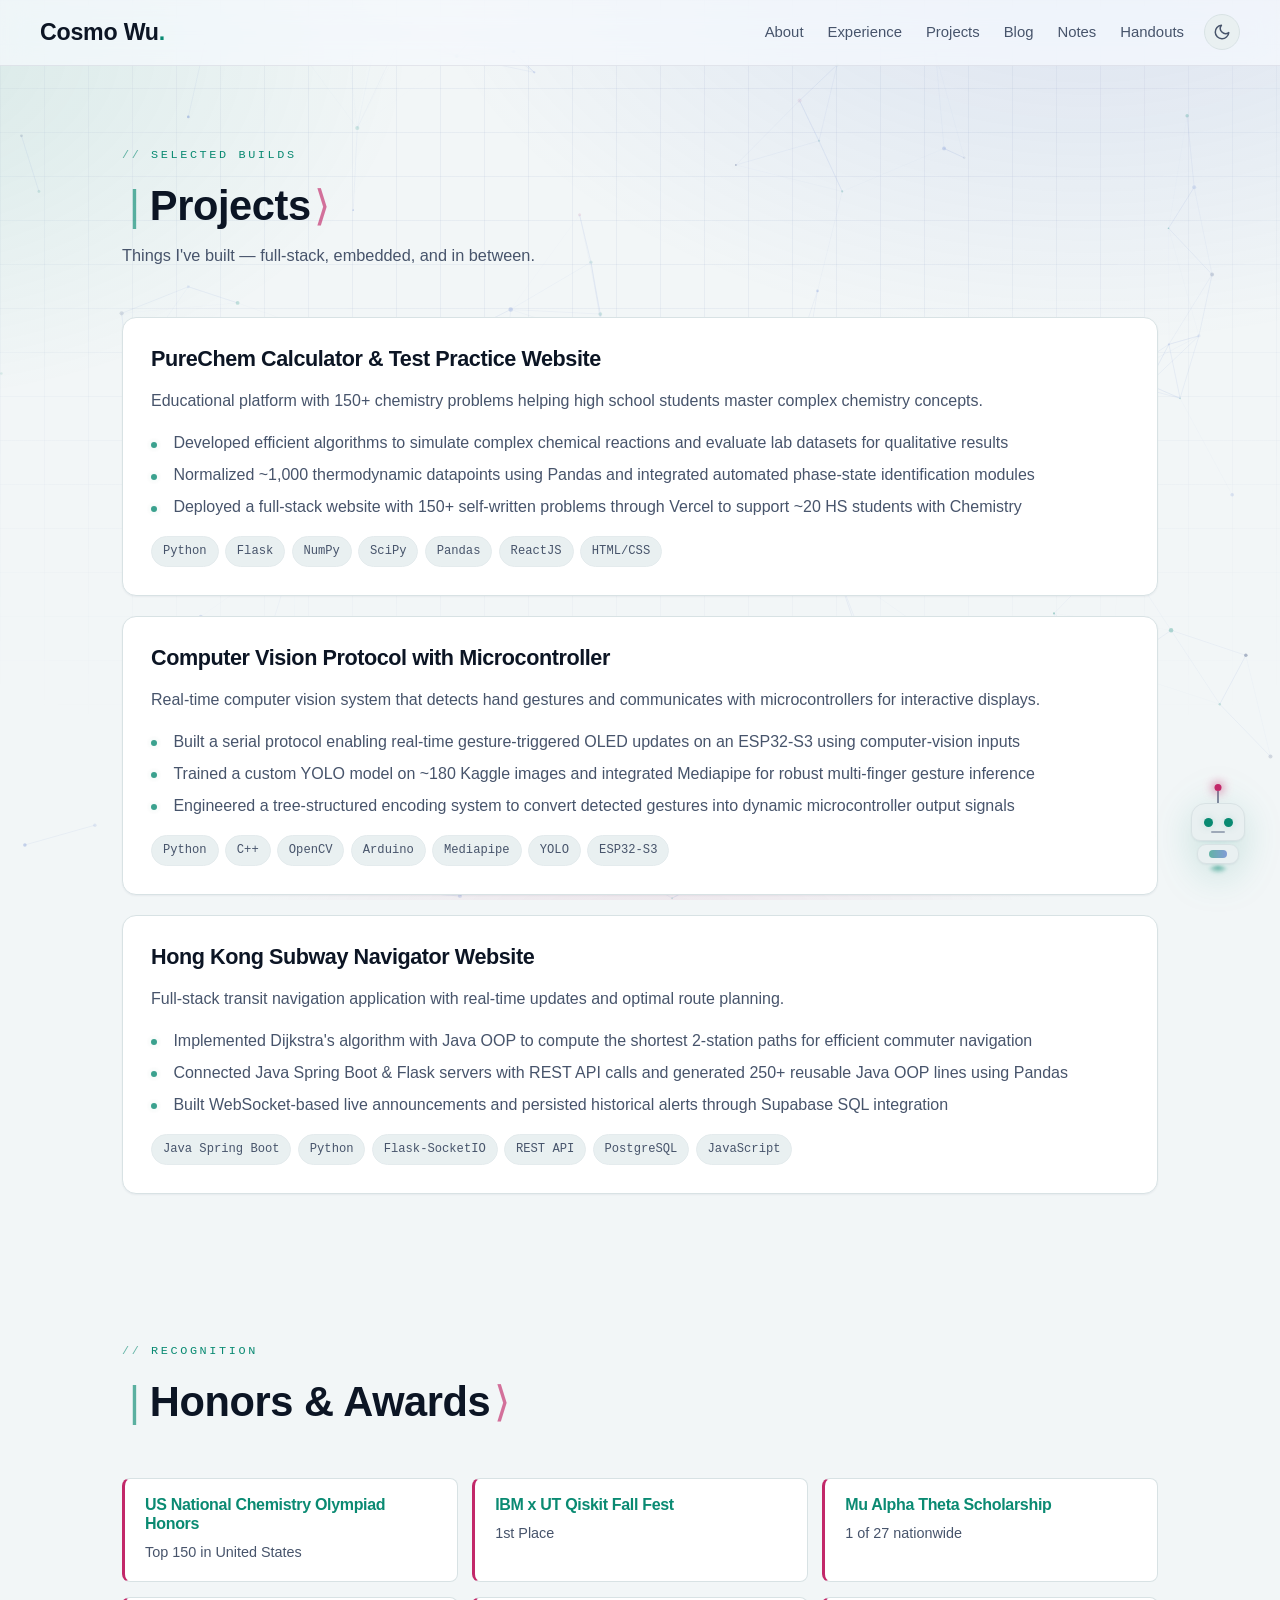
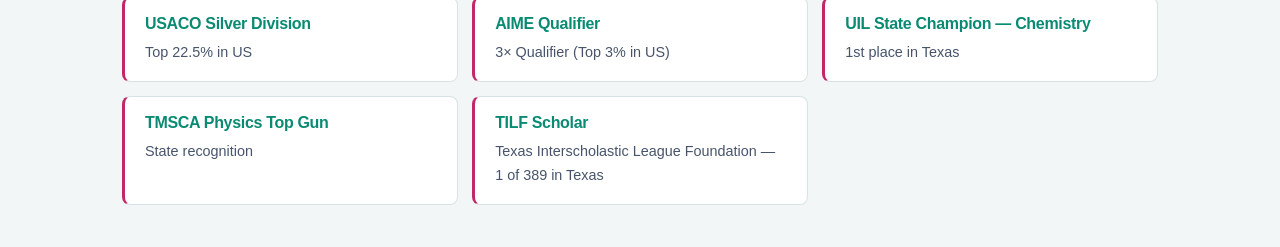
<file: projects.html>
<!DOCTYPE html>
<html lang="en">
<head>
    <meta charset="UTF-8">
    <meta name="viewport" content="width=device-width, initial-scale=1.0">
    <title>Projects — Cosmo Wu</title>

    <script>(function(){try{var t=localStorage.getItem('theme');var d=window.matchMedia('(prefers-color-scheme: dark)').matches;document.documentElement.setAttribute('data-theme',t||(d?'dark':'light'));}catch(e){document.documentElement.setAttribute('data-theme','light');}})();</script>

    <link rel="preconnect" href="https://fonts.googleapis.com">
    <link rel="preconnect" href="https://fonts.gstatic.com" crossorigin>
    <link rel="stylesheet" href="https://fonts.googleapis.com/css2?family=Inter:wght@400;500;600;700&family=Newsreader:ital,wght@0,400;0,500;1,400;1,500&display=swap">
    <link rel="stylesheet" href="assets/css/style.css">
</head>
<body>
    <nav class="nav">
        <div class="nav-content">
            <a href="index.html" class="logo">Cosmo Wu<span class="logo-dot">.</span></a>
            <div class="nav-right">
                <ul class="nav-links">
                    <li><a href="index.html">About</a></li>
                    <li><a href="experience.html">Experience</a></li>
                    <li><a href="projects.html">Projects</a></li>
                    <li><a href="blog.html">Blog</a></li>
                    <li><a href="notes.html">Notes</a></li>
                    <li><a href="handouts.html">Handouts</a></li>
                </ul>
                <button class="theme-toggle" id="theme-toggle" type="button" aria-label="Toggle color theme">
                    <svg class="icon-moon" viewBox="0 0 24 24" fill="none" stroke="currentColor" stroke-width="2" stroke-linecap="round" stroke-linejoin="round"><path d="M21 12.79A9 9 0 1 1 11.21 3 7 7 0 0 0 21 12.79z"/></svg>
                    <svg class="icon-sun" viewBox="0 0 24 24" fill="none" stroke="currentColor" stroke-width="2" stroke-linecap="round" stroke-linejoin="round"><circle cx="12" cy="12" r="4"/><path d="M12 2v2M12 20v2M4.93 4.93l1.41 1.41M17.66 17.66l1.41 1.41M2 12h2M20 12h2M4.93 19.07l1.41-1.41M17.66 6.34l1.41-1.41"/></svg>
                </button>
            </div>
        </div>
    </nav>

    <section id="projects">
        <div class="section-head">
            <p class="eyebrow">Selected Builds</p>
            <h2 class="section-title">Projects</h2>
            <p class="section-subtitle">Things I've built — full-stack, embedded, and in between.</p>
        </div>

        <div class="card">
            <h3 class="card-title">PureChem Calculator &amp; Test Practice Website</h3>
            <p style="margin: 1rem 0; color: var(--text-muted);">
                Educational platform with 150+ chemistry problems helping high school students master complex chemistry concepts.
            </p>
            <ul class="card-list">
                <li>Developed efficient algorithms to simulate complex chemical reactions and evaluate lab datasets for qualitative results</li>
                <li>Normalized ~1,000 thermodynamic datapoints using Pandas and integrated automated phase-state identification modules</li>
                <li>Deployed a full-stack website with 150+ self-written problems through Vercel to support ~20 HS students with Chemistry</li>
            </ul>
            <div class="skill-tags" style="margin-top: 1rem;">
                <span class="tag">Python</span>
                <span class="tag">Flask</span>
                <span class="tag">NumPy</span>
                <span class="tag">SciPy</span>
                <span class="tag">Pandas</span>
                <span class="tag">ReactJS</span>
                <span class="tag">HTML/CSS</span>
            </div>
        </div>

        <div class="card">
            <h3 class="card-title">Computer Vision Protocol with Microcontroller</h3>
            <p style="margin: 1rem 0; color: var(--text-muted);">
                Real-time computer vision system that detects hand gestures and communicates with microcontrollers for interactive displays.
            </p>
            <ul class="card-list">
                <li>Built a serial protocol enabling real-time gesture-triggered OLED updates on an ESP32-S3 using computer-vision inputs</li>
                <li>Trained a custom YOLO model on ~180 Kaggle images and integrated Mediapipe for robust multi-finger gesture inference</li>
                <li>Engineered a tree-structured encoding system to convert detected gestures into dynamic microcontroller output signals</li>
            </ul>
            <div class="skill-tags" style="margin-top: 1rem;">
                <span class="tag">Python</span>
                <span class="tag">C++</span>
                <span class="tag">OpenCV</span>
                <span class="tag">Arduino</span>
                <span class="tag">Mediapipe</span>
                <span class="tag">YOLO</span>
                <span class="tag">ESP32-S3</span>
            </div>
        </div>

        <div class="card">
            <h3 class="card-title">Hong Kong Subway Navigator Website</h3>
            <p style="margin: 1rem 0; color: var(--text-muted);">
                Full-stack transit navigation application with real-time updates and optimal route planning.
            </p>
            <ul class="card-list">
                <li>Implemented Dijkstra's algorithm with Java OOP to compute the shortest 2-station paths for efficient commuter navigation</li>
                <li>Connected Java Spring Boot &amp; Flask servers with REST API calls and generated 250+ reusable Java OOP lines using Pandas</li>
                <li>Built WebSocket-based live announcements and persisted historical alerts through Supabase SQL integration</li>
            </ul>
            <div class="skill-tags" style="margin-top: 1rem;">
                <span class="tag">Java Spring Boot</span>
                <span class="tag">Python</span>
                <span class="tag">Flask-SocketIO</span>
                <span class="tag">REST API</span>
                <span class="tag">PostgreSQL</span>
                <span class="tag">JavaScript</span>
            </div>
        </div>
    </section>

    <section id="awards">
        <div class="section-head">
            <p class="eyebrow">Recognition</p>
            <h2 class="section-title">Honors &amp; Awards</h2>
        </div>
        <div class="awards-grid">
            <div class="award">
                <h4 style="color: var(--primary); margin-bottom: 0.5rem;">US National Chemistry Olympiad Honors</h4>
                <p style="color: var(--text-muted);">Top 150 in United States</p>
            </div>
            <div class="award">
                <h4 style="color: var(--primary); margin-bottom: 0.5rem;">IBM x UT Qiskit Fall Fest</h4>
                <p style="color: var(--text-muted);">1st Place</p>
            </div>
            <div class="award">
                <h4 style="color: var(--primary); margin-bottom: 0.5rem;">Mu Alpha Theta Scholarship</h4>
                <p style="color: var(--text-muted);">1 of 27 nationwide</p>
            </div>
            <div class="award">
                <h4 style="color: var(--primary); margin-bottom: 0.5rem;">USACO Silver Division</h4>
                <p style="color: var(--text-muted);">Top 22.5% in US</p>
            </div>
            <div class="award">
                <h4 style="color: var(--primary); margin-bottom: 0.5rem;">AIME Qualifier</h4>
                <p style="color: var(--text-muted);">3× Qualifier (Top 3% in US)</p>
            </div>
            <div class="award">
                <h4 style="color: var(--primary); margin-bottom: 0.5rem;">UIL State Champion — Chemistry</h4>
                <p style="color: var(--text-muted);">1st place in Texas</p>
            </div>
            <div class="award">
                <h4 style="color: var(--primary); margin-bottom: 0.5rem;">TMSCA Physics Top Gun</h4>
                <p style="color: var(--text-muted);">State recognition</p>
            </div>
            <div class="award">
                <h4 style="color: var(--primary); margin-bottom: 0.5rem;">TILF Scholar</h4>
                <p style="color: var(--text-muted);">Texas Interscholastic League Foundation — 1 of 389 in Texas</p>
            </div>
        </div>
    </section>

    <script src="assets/js/main.js"></script>
</body>
</html>
</file>
<file: assets/css/style.css>
/* =========================================================
   Reset & base
   ========================================================= */
*,
*::before,
*::after {
    margin: 0;
    padding: 0;
    box-sizing: border-box;
}

html {
    scroll-behavior: smooth;
}

/* =========================================================
   Theme tokens — light is default, dark via [data-theme="dark"]
   Quantum / deep-space palette: cyan → violet → pink
   ========================================================= */
:root {
    --bg:           #f2f6f7;
    --bg-elevated:  #ffffff;
    --surface:      #ffffff;
    --surface-soft: #e9f0f1;
    --border:       #d8e2e4;
    --border-soft:  #e4ebed;

    --text:         #0c1524;
    --text-muted:   #47546b;
    --text-subtle:  #7f8b9f;

    --primary:      #0a8a72;   /* phosphor teal — coherent evolution */
    --primary-soft: #ddf3ec;
    --secondary:    #3b62c4;   /* ice blue — starlight */
    --accent:       #c22869;   /* measurement magenta — collapsed results */
    --glow:         rgba(10, 138, 114, 0.18);

    --shadow-sm: 0 1px 2px rgba(16, 24, 60, 0.05);
    --shadow-md: 0 4px 18px rgba(16, 24, 60, 0.08);
    --shadow-lg: 0 16px 44px rgba(16, 24, 60, 0.1);

    --nav-bg:       rgba(246, 248, 252, 0.75);
    --nav-border:   rgba(16, 24, 60, 0.08);

    --code-bg:      #e9eef7;
    --pre-bg:       #10162a;
    --pre-text:     #e6ecf8;

    --grid-line:    rgba(30, 60, 140, 0.05);
    --star-opacity: 0.55;

    --radius-sm:    8px;
    --radius:       14px;
    --radius-lg:    20px;

    --font-sans: 'IBM Plex Sans', -apple-system, BlinkMacSystemFont, 'Segoe UI', Roboto, sans-serif;
    --font-display: 'Chakra Petch', 'IBM Plex Sans', -apple-system, sans-serif;
    --font-serif: 'Iowan Old Style', Georgia, serif;
    --font-mono: 'IBM Plex Mono', ui-monospace, SFMono-Regular, Menlo, Consolas, monospace;
}

[data-theme="dark"] {
    --bg:           #04070d;
    --bg-elevated:  #090e18;
    --surface:      #0b111c;
    --surface-soft: #121a29;
    --border:       rgba(143, 184, 255, 0.14);
    --border-soft:  rgba(143, 184, 255, 0.07);

    --text:         #e9f0f7;
    --text-muted:   #9facc2;
    --text-subtle:  #5e6b84;

    --primary:      #5ff2d3;   /* phosphor teal — coherent evolution */
    --primary-soft: rgba(95, 242, 211, 0.1);
    --secondary:    #8fb8ff;   /* ice blue — starlight */
    --accent:       #ff5c9e;   /* measurement magenta — collapsed results */
    --glow:         rgba(95, 242, 211, 0.25);

    --shadow-sm: 0 1px 2px rgba(0, 0, 0, 0.35);
    --shadow-md: 0 6px 24px rgba(0, 0, 0, 0.45);
    --shadow-lg: 0 24px 70px rgba(0, 0, 0, 0.6);

    --nav-bg:       rgba(4, 7, 13, 0.72);
    --nav-border:   rgba(143, 184, 255, 0.1);

    --code-bg:      rgba(143, 184, 255, 0.1);
    --pre-bg:       #060b14;
    --pre-text:     #dbe3f5;

    --grid-line:    rgba(143, 184, 255, 0.045);
    --star-opacity: 1;
}

/* =========================================================
   Body & cosmic backdrop
   ========================================================= */
body {
    font-family: var(--font-sans);
    font-feature-settings: 'cv11', 'ss01', 'ss03';
    line-height: 1.65;
    color: var(--text);
    background: var(--bg);
    overflow-x: hidden;
    -webkit-font-smoothing: antialiased;
    -moz-osx-font-smoothing: grayscale;
    transition: background-color 0.3s ease, color 0.3s ease;
}

/* Nebula wash */
body::before {
    content: '';
    position: fixed;
    inset: 0;
    z-index: -4;
    background:
        radial-gradient(1100px 700px at 85% -10%, color-mix(in srgb, var(--secondary) 14%, transparent), transparent 62%),
        radial-gradient(900px 600px at -10% 5%, color-mix(in srgb, var(--primary) 12%, transparent), transparent 60%),
        radial-gradient(700px 500px at 50% 110%, color-mix(in srgb, var(--accent) 9%, transparent), transparent 60%);
    pointer-events: none;
}

/* Faint blueprint grid, faded toward the edges */
body::after {
    content: '';
    position: fixed;
    inset: 0;
    z-index: -2;
    background:
        linear-gradient(var(--grid-line) 1px, transparent 1px),
        linear-gradient(90deg, var(--grid-line) 1px, transparent 1px);
    background-size: 44px 44px;
    -webkit-mask-image: radial-gradient(ellipse 90% 70% at 50% 20%, black 30%, transparent 100%);
    mask-image: radial-gradient(ellipse 90% 70% at 50% 20%, black 30%, transparent 100%);
    pointer-events: none;
}

/* Starfield canvas (injected by main.js) */
.starfield {
    position: fixed;
    inset: 0;
    z-index: -1;
    pointer-events: none;
    opacity: var(--star-opacity);
    transition: opacity 0.4s ease;
}

::selection {
    background: color-mix(in srgb, var(--primary) 30%, transparent);
    color: var(--text);
}

/* Scroll progress bar (injected by main.js) */
.scroll-progress {
    position: fixed;
    top: 0;
    left: 0;
    height: 2px;
    width: 100%;
    z-index: 2000;
    background: linear-gradient(90deg, var(--primary), var(--secondary));
    transform-origin: 0 50%;
    transform: scaleX(0);
    pointer-events: none;
}

/* =========================================================
   Navigation
   ========================================================= */
.nav {
    position: sticky;
    top: 0;
    width: 100%;
    background: var(--nav-bg);
    backdrop-filter: saturate(160%) blur(14px);
    -webkit-backdrop-filter: saturate(160%) blur(14px);
    z-index: 1000;
    padding: 0.9rem 2rem;
    border-bottom: 1px solid var(--nav-border);
    transition: background-color 0.25s ease, border-color 0.25s ease;
}

.nav-content {
    max-width: 1200px;
    margin: 0 auto;
    display: flex;
    justify-content: space-between;
    align-items: center;
    gap: 1.5rem;
}

.logo {
    font-family: var(--font-display);
    font-size: 1.45rem;
    font-weight: 600;
    letter-spacing: -0.01em;
    color: var(--text);
    text-decoration: none;
    line-height: 1;
}

.logo .logo-dot {
    color: var(--primary);
}

.nav-right {
    display: flex;
    align-items: center;
    gap: 1.25rem;
}

.nav-links {
    display: flex;
    gap: 1.5rem;
    list-style: none;
    flex-wrap: wrap;
}

.nav-links a {
    color: var(--text-muted);
    text-decoration: none;
    transition: color 0.2s ease;
    font-weight: 500;
    font-size: 0.93rem;
    position: relative;
    padding: 0.25rem 0;
}

.nav-links a::after {
    content: '';
    position: absolute;
    bottom: -4px;
    left: 0;
    right: 0;
    height: 2px;
    background: var(--primary);
    border-radius: 2px;
    transform: scaleX(0);
    transform-origin: 0 50%;
    transition: transform 0.25s ease;
}

.nav-links a:hover {
    color: var(--text);
}

.nav-links a:hover::after {
    transform: scaleX(1);
}

.nav-links a.active {
    color: var(--text);
}

.nav-links a.active::after {
    transform: scaleX(1);
}

.theme-toggle {
    background: var(--surface-soft);
    border: 1px solid var(--border);
    color: var(--text-muted);
    width: 36px;
    height: 36px;
    border-radius: 999px;
    display: inline-flex;
    align-items: center;
    justify-content: center;
    cursor: pointer;
    transition: all 0.2s ease;
    flex-shrink: 0;
}

.theme-toggle:hover {
    color: var(--primary);
    border-color: color-mix(in srgb, var(--primary) 50%, var(--border));
    box-shadow: 0 0 14px var(--glow);
    transform: scale(1.05) rotate(15deg);
}

.theme-toggle svg {
    width: 18px;
    height: 18px;
}

[data-theme="light"] .theme-toggle .icon-sun  { display: none; }
[data-theme="dark"]  .theme-toggle .icon-moon { display: none; }
:root:not([data-theme="dark"]) .theme-toggle .icon-sun  { display: none; }

/* =========================================================
   Layout
   ========================================================= */
section {
    padding: 5rem 2rem 3rem;
    max-width: 1100px;
    margin: 0 auto;
}

.hero {
    min-height: calc(100vh - 4rem);
    padding-top: 7rem;
    display: flex;
    flex-direction: column;
    justify-content: center;
    align-items: center;
    text-align: center;
    position: relative;
}

/* =========================================================
   Hero circuit — qubit wires with gates behind the title.
   The site's signature: his research is circuit discovery.
   ========================================================= */
.hero-circuit {
    position: absolute;
    inset: 0;
    z-index: -1;
    pointer-events: none;
    display: flex;
    flex-direction: column;
    justify-content: center;
    gap: 21vh;
    padding: 0 1rem;
}

.qwire {
    position: relative;
    height: 1px;
    background: linear-gradient(90deg,
        transparent,
        color-mix(in srgb, var(--secondary) 32%, transparent) 12%,
        color-mix(in srgb, var(--secondary) 32%, transparent) 88%,
        transparent);
}

/* gate boxes sitting on the wires */
.qwire .qgate {
    position: absolute;
    top: 50%;
    transform: translate(-50%, -50%);
    min-width: 26px;
    height: 26px;
    padding: 0 6px;
    display: grid;
    place-items: center;
    font-family: var(--font-mono);
    font-size: 0.68rem;
    font-weight: 500;
    color: var(--text-subtle);
    background: var(--bg);
    border: 1px solid color-mix(in srgb, var(--secondary) 42%, transparent);
    border-radius: 5px;
}

/* measurement gates collapse the state - they read magenta */
.qwire .qgate.measure {
    color: var(--accent);
    border-color: color-mix(in srgb, var(--accent) 50%, transparent);
}

/* a pulse of amplitude traveling down each wire */
.qwire .qpulse {
    position: absolute;
    top: -2.5px;
    left: 0;
    width: 6px;
    height: 6px;
    border-radius: 50%;
    background: var(--primary);
    box-shadow: 0 0 14px 3px var(--glow);
    animation: qtravel 9s linear infinite;
}

.qwire:nth-child(2) .qpulse { animation-delay: -3s; animation-duration: 11s; }
.qwire:nth-child(3) .qpulse { animation-delay: -6s; animation-duration: 13s; }

@keyframes qtravel {
    0%   { left: 0%;   opacity: 0; }
    6%   { opacity: 1; }
    94%  { opacity: 1; }
    100% { left: 100%; opacity: 0; }
}

/* =========================================================
   Typography
   ========================================================= */
h1, h2, h3, h4 {
    color: var(--text);
    line-height: 1.2;
    letter-spacing: -0.02em;
}

.eyebrow {
    font-family: var(--font-mono);
    text-transform: uppercase;
    font-size: 0.74rem;
    letter-spacing: 0.22em;
    font-weight: 500;
    color: var(--primary);
    margin-bottom: 1rem;
    animation: fadeInUp 0.8s ease;
}

.eyebrow::before {
    content: '// ';
    opacity: 0.6;
}

.hero-title {
    font-family: var(--font-display);
    font-size: clamp(2.7rem, 7vw, 5rem);
    font-weight: 700;
    margin-bottom: 1.2rem;
    color: var(--text);
    letter-spacing: -0.015em;
    line-height: 1.05;
    animation: fadeInUp 0.9s ease;
}

.gradient-text {
    background: linear-gradient(100deg, var(--primary) 0%, var(--secondary) 100%);
    -webkit-background-clip: text;
    background-clip: text;
    color: transparent;
}

.hero-rotator {
    font-family: var(--font-mono);
    font-size: clamp(0.85rem, 2.2vw, 1rem);
    color: var(--text-muted);
    margin-bottom: 1.6rem;
    animation: fadeInUp 0.9s ease 0.1s backwards;
    display: flex;
    align-items: center;
    justify-content: center;
    gap: 0;
    flex-wrap: nowrap;
    max-width: 100%;
}

/* input state |ψ₀⟩ … measured output |Cosmo⟩ */
.hero-rotator .ket {
    color: var(--text-subtle);
    white-space: nowrap;
}

.hero-rotator .ket-out {
    color: var(--accent);
}

.hero-rotator .wire-seg {
    display: inline-block;
    width: clamp(1.2rem, 5vw, 3rem);
    height: 1px;
    background: color-mix(in srgb, var(--secondary) 45%, transparent);
    flex-shrink: 1;
}

/* the rotating interest is a gate applied to the state */
.hero-rotator .gate-box {
    display: inline-flex;
    align-items: center;
    padding: 0.32em 0.75em;
    border: 1px solid color-mix(in srgb, var(--primary) 45%, transparent);
    border-radius: 6px;
    background: var(--primary-soft);
    box-shadow: 0 0 18px -6px var(--glow);
    min-width: 13ch;
    justify-content: center;
    white-space: nowrap;
}

.hero-rotator .rotate-word {
    color: var(--primary);
    font-weight: 600;
}

.hero-rotator .caret {
    display: inline-block;
    width: 2px;
    height: 1.05em;
    margin-left: 2px;
    vertical-align: text-bottom;
    background: var(--primary);
    animation: caret-blink 1s steps(1) infinite;
}

@keyframes caret-blink {
    50% { opacity: 0; }
}

.hero-subtitle {
    font-size: 1.15rem;
    color: var(--text-muted);
    margin-bottom: 2.25rem;
    max-width: 640px;
    animation: fadeInUp 0.9s ease 0.1s backwards;
}

.hero-links {
    display: flex;
    gap: 0.9rem;
    margin-bottom: 3rem;
    animation: fadeInUp 0.9s ease 0.2s backwards;
    flex-wrap: wrap;
    justify-content: center;
}

.hero-links a {
    color: var(--text);
    text-decoration: none;
    padding: 0.7rem 1.3rem;
    border: 1px solid var(--border);
    background: var(--surface);
    border-radius: 999px;
    transition: all 0.25s ease;
    font-weight: 500;
    font-size: 0.95rem;
    box-shadow: var(--shadow-sm);
}

.hero-links a:hover {
    border-color: var(--primary);
    color: var(--primary);
    transform: translateY(-2px);
    box-shadow: 0 4px 20px var(--glow);
}

.hero-links a.primary {
    background: linear-gradient(100deg, var(--primary), var(--secondary));
    color: #fff;
    border-color: transparent;
}

[data-theme="dark"] .hero-links a.primary {
    color: #05070f;
    font-weight: 600;
}

.hero-links a.primary:hover {
    color: #fff;
    filter: brightness(1.1);
    box-shadow: 0 6px 26px var(--glow);
}

[data-theme="dark"] .hero-links a.primary:hover {
    color: #05070f;
}

.hero-bio {
    max-width: 660px;
    color: var(--text-muted);
    font-size: 1.02rem;
    line-height: 1.75;
    animation: fadeInUp 0.9s ease 0.3s backwards;
}

.gpa {
    color: var(--accent);
    font-weight: 600;
}

.section-title {
    font-family: var(--font-display);
    font-size: clamp(1.9rem, 4vw, 2.6rem);
    font-weight: 600;
    margin-bottom: 0.5rem;
    color: var(--text);
    letter-spacing: -0.01em;
}

/* Ket notation |Title⟩ — the site's quantum signature */
.section-title::before {
    content: '|';
    font-family: var(--font-mono);
    font-weight: 400;
    color: var(--primary);
    opacity: 0.65;
    margin-right: 0.08em;
}

.section-title::after {
    content: '⟩';
    font-family: var(--font-mono);
    font-weight: 400;
    color: var(--accent);
    opacity: 0.65;
    margin-left: 0.08em;
}

.section-subtitle {
    color: var(--text-muted);
    margin-bottom: 3rem;
    font-size: 1.02rem;
}

.section-head {
    margin-bottom: 3rem;
}

.section-head .section-title {
    margin-bottom: 0.5rem;
}

/* =========================================================
   Cards — glassy surface + cursor spotlight
   ========================================================= */
.card {
    background: var(--surface);
    border: 1px solid var(--border);
    border-radius: var(--radius);
    padding: 1.75rem;
    margin-bottom: 1.25rem;
    transition: transform 0.25s ease, border-color 0.25s ease, box-shadow 0.25s ease;
    box-shadow: var(--shadow-sm);
    position: relative;
    overflow: hidden;
}

.card::before,
.post-card::before,
.skill-category::before,
.award::before {
    content: '';
    position: absolute;
    inset: 0;
    border-radius: inherit;
    background: radial-gradient(340px circle at var(--mx, 50%) var(--my, 50%),
        color-mix(in srgb, var(--primary) 10%, transparent), transparent 65%);
    opacity: 0;
    transition: opacity 0.35s ease;
    pointer-events: none;
    z-index: 0;
}

.card:hover::before,
.post-card:hover::before,
.skill-category:hover::before,
.award:hover::before {
    opacity: 1;
}

.card > *,
.post-card > *,
.skill-category > *,
.award > * {
    position: relative;
    z-index: 1;
}

.card:hover {
    transform: translateY(-3px);
    border-color: color-mix(in srgb, var(--primary) 40%, var(--border));
    box-shadow: var(--shadow-md), 0 0 24px -6px var(--glow);
}

.card-header {
    display: flex;
    justify-content: space-between;
    align-items: flex-start;
    margin-bottom: 0.75rem;
    flex-wrap: wrap;
    gap: 0.5rem 1rem;
}

.card-title {
    font-family: var(--font-display);
    font-size: 1.35rem;
    font-weight: 600;
    color: var(--text);
    margin-bottom: 0.25rem;
    letter-spacing: -0.02em;
}

.card-subtitle {
    color: var(--text-muted);
    font-size: 0.92rem;
}

.card-date {
    font-family: var(--font-mono);
    color: var(--text-subtle);
    font-weight: 500;
    font-size: 0.82rem;
    font-variant-numeric: tabular-nums;
    white-space: nowrap;
}

.card-blurb {
    color: var(--text-muted);
    margin-top: 0.85rem;
    line-height: 1.7;
}

.project-link {
    display: block;
    color: inherit;
    text-decoration: none;
    position: relative;
    padding-right: 2.75rem;
}

.project-link::after {
    content: '↗';
    position: absolute;
    top: 1.4rem;
    right: 1.6rem;
    color: var(--text-subtle);
    font-size: 1.35rem;
    line-height: 1;
    transition: transform 0.2s ease, color 0.2s ease;
    z-index: 1;
}

.project-link:hover::after {
    color: var(--primary);
    transform: translate(2px, -2px);
}

.card-list {
    list-style: none;
    margin-top: 0.9rem;
    color: var(--text-muted);
}

.card-list li {
    padding-left: 1.4rem;
    margin-bottom: 0.4rem;
    position: relative;
    line-height: 1.6;
}

.card-list li::before {
    content: '';
    position: absolute;
    left: 0;
    top: 0.7em;
    width: 6px;
    height: 6px;
    border-radius: 50%;
    background: var(--primary);
    box-shadow: 0 0 6px var(--glow);
    opacity: 0.8;
}

/* Featured card — used to spotlight top items */
.card-featured {
    border-color: color-mix(in srgb, var(--primary) 35%, var(--border));
    background:
        linear-gradient(var(--surface), var(--surface)) padding-box,
        linear-gradient(120deg,
            color-mix(in srgb, var(--primary) 60%, transparent),
            color-mix(in srgb, var(--secondary) 45%, transparent)) border-box;
    border: 1px solid transparent;
}

.badge-new {
    font-family: var(--font-mono);
    font-size: 0.68rem;
    font-weight: 600;
    letter-spacing: 0.14em;
    text-transform: uppercase;
    color: var(--primary);
    background: var(--primary-soft);
    border: 1px solid color-mix(in srgb, var(--primary) 35%, transparent);
    border-radius: 999px;
    padding: 0.2rem 0.6rem;
    display: inline-block;
    vertical-align: middle;
}

/* =========================================================
   Skills
   ========================================================= */
.skills-grid {
    display: grid;
    grid-template-columns: repeat(auto-fit, minmax(260px, 1fr));
    gap: 1rem;
}

.skill-category {
    background: var(--surface);
    border: 1px solid var(--border);
    border-radius: var(--radius);
    padding: 1.4rem;
    transition: border-color 0.2s ease, box-shadow 0.2s ease;
    position: relative;
    overflow: hidden;
}

.skill-category:hover {
    border-color: color-mix(in srgb, var(--primary) 30%, var(--border));
    box-shadow: var(--shadow-sm);
}

.skill-category h3 {
    margin-bottom: 0.9rem;
    font-family: var(--font-mono);
    font-size: 0.78rem;
    font-weight: 600;
    letter-spacing: 0.14em;
    text-transform: uppercase;
    color: var(--text-subtle);
}

.skill-tags {
    display: flex;
    flex-wrap: wrap;
    gap: 0.4rem;
}

.tag {
    font-family: var(--font-mono);
    background: var(--surface-soft);
    padding: 0.28rem 0.68rem;
    border-radius: 999px;
    font-size: 0.76rem;
    color: var(--text-muted);
    border: 1px solid var(--border-soft);
    font-weight: 500;
    transition: border-color 0.2s ease, color 0.2s ease;
}

.tag:hover {
    border-color: color-mix(in srgb, var(--primary) 45%, var(--border));
    color: var(--primary);
}

/* =========================================================
   Awards
   ========================================================= */
.awards-grid {
    display: grid;
    grid-template-columns: repeat(auto-fit, minmax(280px, 1fr));
    gap: 0.9rem;
}

.award {
    background: var(--surface);
    border: 1px solid var(--border);
    border-left: 3px solid var(--accent);
    padding: 1rem 1.25rem;
    border-radius: var(--radius-sm);
    transition: transform 0.2s ease, box-shadow 0.2s ease;
    position: relative;
    overflow: hidden;
}

.award:hover {
    transform: translateY(-2px);
    box-shadow: var(--shadow-sm), 0 0 18px -8px color-mix(in srgb, var(--accent) 45%, transparent);
}

.award h4 {
    color: var(--text);
    margin-bottom: 0.25rem;
    font-size: 1rem;
    font-weight: 600;
}

.award p {
    color: var(--text-muted);
    font-size: 0.9rem;
}

/* =========================================================
   Animations
   ========================================================= */
@keyframes fadeInUp {
    from { opacity: 0; transform: translateY(18px); }
    to   { opacity: 1; transform: translateY(0); }
}

.animate-in {
    animation: fadeInUp 0.65s ease both;
    animation-delay: calc(var(--stagger, 0) * 70ms);
}

@media (prefers-reduced-motion: reduce) {
    *, *::before, *::after {
        animation-duration: 0.001s !important;
        transition-duration: 0.001s !important;
    }
    .starfield { display: none; }
}

/* =========================================================
   Blog & Notes & Handouts grids
   ========================================================= */
.post-grid {
    display: grid;
    grid-template-columns: repeat(auto-fit, minmax(300px, 1fr));
    gap: 1.1rem;
}

.post-card {
    background: var(--surface);
    border: 1px solid var(--border);
    border-radius: var(--radius);
    padding: 1.6rem;
    transition: transform 0.25s ease, border-color 0.25s ease, box-shadow 0.25s ease;
    display: flex;
    flex-direction: column;
    text-decoration: none;
    color: inherit;
    box-shadow: var(--shadow-sm);
    position: relative;
    overflow: hidden;
}

.post-card:hover {
    transform: translateY(-4px);
    border-color: color-mix(in srgb, var(--primary) 40%, var(--border));
    box-shadow: var(--shadow-md), 0 0 24px -6px var(--glow);
}

.post-card-meta {
    font-family: var(--font-mono);
    color: var(--text-subtle);
    font-size: 0.74rem;
    font-weight: 500;
    margin-bottom: 0.6rem;
    display: flex;
    gap: 0.7rem;
    flex-wrap: wrap;
    text-transform: uppercase;
    letter-spacing: 0.08em;
}

.post-card-title {
    font-family: var(--font-display);
    font-size: 1.3rem;
    font-weight: 600;
    color: var(--text);
    margin-bottom: 0.6rem;
    letter-spacing: -0.02em;
    line-height: 1.25;
}

.post-card-summary {
    color: var(--text-muted);
    flex-grow: 1;
    margin-bottom: 1rem;
    font-size: 0.95rem;
    line-height: 1.6;
}

.post-card-tags {
    display: flex;
    flex-wrap: wrap;
    gap: 0.35rem;
}

.empty-state {
    text-align: center;
    color: var(--text-muted);
    padding: 3rem 1rem;
    background: var(--surface);
    border: 1px dashed var(--border);
    border-radius: var(--radius);
}

.empty-state code {
    background: var(--code-bg);
    padding: 0.15rem 0.45rem;
    border-radius: 4px;
    color: var(--accent);
    font-family: var(--font-mono);
    font-size: 0.88rem;
}

/* =========================================================
   Article (blog post)
   ========================================================= */
.article {
    max-width: 720px;
    margin: 0 auto;
    color: var(--text);
}

.article header {
    margin-bottom: 3rem;
    text-align: center;
}

.article h1 {
    font-family: var(--font-display);
    font-size: clamp(2.25rem, 5vw, 3.25rem);
    font-weight: 600;
    color: var(--text);
    margin-bottom: 0.75rem;
    letter-spacing: -0.03em;
    line-height: 1.1;
}

.article .article-meta {
    font-family: var(--font-mono);
    color: var(--text-subtle);
    font-size: 0.85rem;
}

.article h2 {
    font-family: var(--font-display);
    color: var(--text);
    margin-top: 2.5rem;
    margin-bottom: 0.75rem;
    font-size: 1.7rem;
    font-weight: 600;
    letter-spacing: -0.02em;
}

.article h3 {
    color: var(--text);
    margin-top: 1.75rem;
    margin-bottom: 0.5rem;
    font-size: 1.2rem;
    font-weight: 600;
}

.article p,
.article ul,
.article ol {
    margin-bottom: 1.25rem;
    color: var(--text);
    font-size: 1.05rem;
    line-height: 1.75;
}

.article ul,
.article ol {
    padding-left: 1.5rem;
}

.article li {
    margin-bottom: 0.4rem;
}

.article a {
    color: var(--primary);
    text-decoration: underline;
    text-decoration-thickness: 1px;
    text-underline-offset: 3px;
}

.article code {
    background: var(--code-bg);
    padding: 0.15rem 0.4rem;
    border-radius: 4px;
    color: var(--accent);
    font-family: var(--font-mono);
    font-size: 0.92em;
}

.article pre {
    background: var(--pre-bg);
    color: var(--pre-text);
    border: 1px solid var(--border);
    padding: 1rem 1.2rem;
    border-radius: var(--radius);
    overflow-x: auto;
    margin-bottom: 1.5rem;
    font-size: 0.92rem;
    line-height: 1.6;
}

.article pre code {
    background: none;
    padding: 0;
    color: inherit;
}

.article blockquote {
    border-left: 3px solid var(--primary);
    padding: 0.5rem 0 0.5rem 1.25rem;
    margin: 1.5rem 0;
    color: var(--text-muted);
    font-style: italic;
}

.back-link {
    display: inline-block;
    margin-bottom: 2rem;
    color: var(--text-muted);
    text-decoration: none;
    font-weight: 500;
    font-size: 0.92rem;
    transition: color 0.2s ease;
}

.back-link:hover {
    color: var(--primary);
}

/* =========================================================
   PDF viewer
   ========================================================= */
.pdf-viewer-wrap {
    background: var(--surface);
    border: 1px solid var(--border);
    border-radius: var(--radius);
    padding: 1rem;
    margin-top: 2rem;
    box-shadow: var(--shadow-sm);
}

.pdf-viewer-toolbar {
    display: flex;
    justify-content: space-between;
    align-items: center;
    margin-bottom: 0.75rem;
    flex-wrap: wrap;
    gap: 0.5rem;
}

.pdf-viewer-toolbar h3 {
    font-family: var(--font-display);
    color: var(--text);
    font-size: 1.15rem;
    font-weight: 600;
}

.pdf-viewer-toolbar a {
    color: var(--text-muted);
    text-decoration: none;
    padding: 0.4rem 0.9rem;
    border: 1px solid var(--border);
    border-radius: 999px;
    font-size: 0.88rem;
    font-weight: 500;
    transition: all 0.2s ease;
    background: var(--surface);
}

.pdf-viewer-toolbar a:hover {
    border-color: var(--primary);
    color: var(--primary);
    box-shadow: 0 0 12px var(--glow);
}

.pdf-viewer {
    width: 100%;
    height: 80vh;
    min-height: 500px;
    border: 1px solid var(--border-soft);
    border-radius: var(--radius-sm);
    background: var(--bg-elevated);
}

/* =========================================================
   DREU — profile, timeline, reports, updates
   ========================================================= */
.dreu-profile {
    display: grid;
    grid-template-columns: repeat(auto-fit, minmax(220px, 1fr));
    gap: 1.25rem 2rem;
}

.dreu-field .dreu-label {
    font-family: var(--font-mono);
    font-size: 0.72rem;
    font-weight: 600;
    letter-spacing: 0.16em;
    text-transform: uppercase;
    color: var(--text-subtle);
    margin-bottom: 0.3rem;
}

.dreu-field .dreu-value {
    color: var(--text);
    font-weight: 500;
    line-height: 1.5;
}

.dreu-field .dreu-value .dreu-sub {
    display: block;
    color: var(--text-muted);
    font-size: 0.88rem;
    font-weight: 400;
}

/* Weekly log timeline */
.timeline {
    position: relative;
    padding-left: 2.1rem;
}

.timeline::before {
    content: '';
    position: absolute;
    left: 9px;
    top: 8px;
    bottom: 8px;
    width: 2px;
    background: linear-gradient(180deg, var(--primary), var(--secondary));
    opacity: 0.35;
    border-radius: 2px;
}

.week-entry {
    position: relative;
    margin-bottom: 1.25rem;
}

/* Timeline node dot — ::after so it doesn't collide with the .card spotlight ::before */
.week-entry::after {
    content: '';
    position: absolute;
    left: -1.85rem;
    top: 1.55rem;
    width: 12px;
    height: 12px;
    border-radius: 50%;
    background: var(--bg);
    border: 2px solid var(--primary);
    box-shadow: 0 0 10px var(--glow);
    z-index: 2;
}

.week-entry[open]::after {
    background: var(--primary);
}

details.week-entry.card {
    padding: 0;
    overflow: visible;   /* node dot sits outside the card bounds */
}

.week-entry summary {
    list-style: none;
    cursor: pointer;
    display: flex;
    align-items: center;
    gap: 1rem;
    padding: 1.3rem 1.6rem;
    flex-wrap: wrap;
    user-select: none;
}

.week-entry summary::-webkit-details-marker {
    display: none;
}

.week-badge {
    font-family: var(--font-mono);
    font-size: 0.74rem;
    font-weight: 600;
    letter-spacing: 0.12em;
    text-transform: uppercase;
    color: var(--primary);
    background: var(--primary-soft);
    border: 1px solid color-mix(in srgb, var(--primary) 30%, transparent);
    padding: 0.25rem 0.7rem;
    border-radius: 999px;
    white-space: nowrap;
}

.week-title {
    font-family: var(--font-display);
    font-weight: 600;
    font-size: 1.08rem;
    color: var(--text);
    flex: 1;
    min-width: 150px;
}

.week-date {
    font-family: var(--font-mono);
    font-size: 0.8rem;
    color: var(--text-subtle);
    white-space: nowrap;
}

.week-chevron {
    color: var(--text-subtle);
    transition: transform 0.25s ease, color 0.25s ease;
    flex-shrink: 0;
    display: inline-flex;
}

.week-entry[open] .week-chevron {
    transform: rotate(180deg);
    color: var(--primary);
}

.week-body {
    padding: 0.25rem 1.6rem 1.5rem;
    display: grid;
    grid-template-columns: repeat(auto-fit, minmax(280px, 1fr));
    gap: 1.25rem 2rem;
    animation: fadeInUp 0.4s ease;
    border-top: 1px solid var(--border-soft);
    padding-top: 1.25rem;
}

.week-block h4 {
    font-family: var(--font-mono);
    font-size: 0.72rem;
    font-weight: 600;
    letter-spacing: 0.16em;
    text-transform: uppercase;
    margin-bottom: 0.5rem;
    display: flex;
    align-items: center;
    gap: 0.45rem;
}

.week-block h4::before {
    content: '';
    width: 7px;
    height: 7px;
    border-radius: 2px;
    transform: rotate(45deg);
    background: currentColor;
    box-shadow: 0 0 8px currentColor;
    display: inline-block;
}

.week-block.goals    h4 { color: var(--primary); }
.week-block.approach h4 { color: var(--secondary); }
.week-block.results  h4 { color: var(--accent); }
.week-block.notes    h4 { color: var(--text-subtle); }

.week-block ul {
    list-style: none;
    color: var(--text-muted);
    font-size: 0.94rem;
}

.week-block li {
    padding-left: 1.15rem;
    margin-bottom: 0.35rem;
    position: relative;
    line-height: 1.6;
}

.week-block li::before {
    content: '›';
    position: absolute;
    left: 0;
    color: var(--text-subtle);
    font-family: var(--font-mono);
}

/* Updates feed */
.update-item {
    position: relative;
    padding: 1rem 1.25rem 1rem 1.5rem;
    margin-bottom: 0.9rem;
    background: var(--surface);
    border: 1px solid var(--border);
    border-radius: var(--radius-sm);
    transition: transform 0.2s ease, border-color 0.2s ease, box-shadow 0.2s ease;
}

.update-item::after {
    content: '';
    position: absolute;
    left: 0;
    top: 10px;
    bottom: 10px;
    width: 3px;
    border-radius: 3px;
    background: linear-gradient(180deg, var(--primary), var(--secondary));
}

.update-item:hover {
    transform: translateX(4px);
    border-color: color-mix(in srgb, var(--primary) 35%, var(--border));
    box-shadow: var(--shadow-sm);
}

.update-date {
    font-family: var(--font-mono);
    font-size: 0.76rem;
    color: var(--text-subtle);
    letter-spacing: 0.06em;
    margin-bottom: 0.2rem;
}

.update-title {
    font-weight: 600;
    color: var(--text);
    margin-bottom: 0.25rem;
}

.update-body {
    color: var(--text-muted);
    font-size: 0.94rem;
    line-height: 1.65;
}

/* =========================================================
   Robot companion (injected by main.js)
   ========================================================= */
.robo-buddy {
    position: fixed;
    right: 26px;
    bottom: 26px;
    width: 72px;
    z-index: 900;
    pointer-events: none;
    animation: robo-bob 4.2s ease-in-out infinite;
    filter: drop-shadow(0 10px 18px var(--glow));
}

.robo-antenna {
    width: 2px;
    height: 12px;
    margin: 0 auto;
    background: var(--text-subtle);
    position: relative;
}

.robo-antenna-tip {
    position: absolute;
    top: -7px;
    left: 50%;
    transform: translateX(-50%);
    width: 7px;
    height: 7px;
    border-radius: 50%;
    background: var(--accent);
    box-shadow: 0 0 10px 2px color-mix(in srgb, var(--accent) 55%, transparent);
    animation: tip-pulse 2.2s ease-in-out infinite;
}

.robo-head {
    width: 54px;
    height: 38px;
    margin: 0 auto;
    background: var(--surface-soft);
    border: 1px solid var(--border);
    border-radius: 14px 14px 9px 9px;
    display: flex;
    align-items: center;
    justify-content: center;
    gap: 11px;
    position: relative;
    box-shadow: var(--shadow-sm);
}

.robo-eye {
    width: 9px;
    height: 9px;
    border-radius: 50%;
    background: var(--primary);
    box-shadow: 0 0 8px var(--glow);
    transform: translate(var(--eye-x, 0), var(--eye-y, 0));
    animation: robo-blink 5.5s infinite;
}

.robo-mouth {
    position: absolute;
    bottom: 7px;
    left: 50%;
    transform: translateX(-50%);
    width: 14px;
    height: 2px;
    border-radius: 2px;
    background: var(--text-subtle);
    opacity: 0.7;
}

.robo-body {
    width: 42px;
    height: 20px;
    margin: 3px auto 0;
    background: var(--surface-soft);
    border: 1px solid var(--border);
    border-radius: 9px;
    position: relative;
    overflow: hidden;
    box-shadow: var(--shadow-sm);
}

.robo-chest {
    position: absolute;
    inset: 5px 11px;
    border-radius: 4px;
    background: linear-gradient(90deg, var(--primary), var(--secondary), var(--accent), var(--primary));
    background-size: 300% 100%;
    opacity: 0.6;
    animation: chest-scan 3.5s linear infinite;
}

.robo-thruster {
    width: 22px;
    height: 8px;
    margin: 2px auto 0;
    border-radius: 50%;
    background: radial-gradient(ellipse at 50% 0%, color-mix(in srgb, var(--primary) 70%, transparent), transparent 70%);
    filter: blur(1.5px);
    animation: thruster-flicker 0.9s ease-in-out infinite;
}

@keyframes robo-bob {
    0%, 100% { transform: translateY(0); }
    50%      { transform: translateY(-9px); }
}

@keyframes robo-blink {
    0%, 91%, 96%, 100% { transform: translate(var(--eye-x, 0), var(--eye-y, 0)) scaleY(1); }
    93.5%              { transform: translate(var(--eye-x, 0), var(--eye-y, 0)) scaleY(0.08); }
}

@keyframes tip-pulse {
    0%, 100% { opacity: 1;   transform: translateX(-50%) scale(1); }
    50%      { opacity: 0.4; transform: translateX(-50%) scale(0.75); }
}

@keyframes chest-scan {
    to { background-position: 300% 0; }
}

@keyframes thruster-flicker {
    0%, 100% { opacity: 0.85; transform: scaleX(1); }
    50%      { opacity: 0.45; transform: scaleX(0.75); }
}

@media (max-width: 900px) {
    .robo-buddy { display: none; }
}

/* =========================================================
   Project cards — terminal-window style
   ========================================================= */
.project-grid {
    display: grid;
    grid-template-columns: repeat(auto-fit, minmax(320px, 1fr));
    gap: 1.1rem;
}

.project-grid .card {
    margin-bottom: 0;
}

.project-card {
    padding: 0;
    display: flex;
    flex-direction: column;
    text-decoration: none;
    color: inherit;
}

.project-card.featured {
    grid-column: 1 / -1;
}

.term-bar {
    display: flex;
    align-items: center;
    gap: 0.75rem;
    padding: 0.6rem 1.1rem;
    border-bottom: 1px solid var(--border-soft);
    font-family: var(--font-mono);
    font-size: 0.74rem;
    color: var(--text-subtle);
    background: color-mix(in srgb, var(--surface-soft) 65%, transparent);
    border-radius: var(--radius) var(--radius) 0 0;
}

.term-prompt {
    color: var(--primary);
    flex-shrink: 0;
    font-weight: 500;
}

.term-path {
    flex: 1;
    overflow: hidden;
    text-overflow: ellipsis;
    white-space: nowrap;
    letter-spacing: 0.02em;
}

/* block cursor appears in the prompt when the card is hovered */
.term-path::after {
    content: '';
    display: inline-block;
    width: 0.55em;
    height: 1em;
    margin-left: 0.35em;
    vertical-align: text-bottom;
    background: var(--primary);
    opacity: 0;
}

.project-card:hover .term-path::after {
    opacity: 1;
    animation: caret-blink 1s steps(1) infinite;
}

.term-ext {
    flex-shrink: 0;
    font-size: 0.95rem;
    transition: transform 0.2s ease, color 0.2s ease;
}

.project-card:hover .term-ext {
    color: var(--primary);
    transform: translate(2px, -2px);
}

.project-card-body {
    padding: 1.3rem 1.5rem 1.5rem;
    position: relative;
    flex: 1;
    display: flex;
    flex-direction: column;
}

.project-card-body .card-blurb {
    margin-top: 0.6rem;
    flex-grow: 1;
}

.project-card-body .skill-tags {
    margin-top: 1.1rem;
}

/* Giant outlined index number in the corner */
.project-index {
    position: absolute;
    right: 0.9rem;
    bottom: 0.35rem;
    font-family: var(--font-mono);
    font-weight: 700;
    font-size: 3.4rem;
    line-height: 1;
    color: transparent;
    -webkit-text-stroke: 1px color-mix(in srgb, var(--text-subtle) 40%, transparent);
    opacity: 0.55;
    pointer-events: none;
    user-select: none;
    transition: opacity 0.3s ease, -webkit-text-stroke-color 0.3s ease;
}

.project-card:hover .project-index {
    opacity: 1;
    -webkit-text-stroke-color: color-mix(in srgb, var(--primary) 65%, transparent);
}

/* =========================================================
   Footer
   ========================================================= */
.footer {
    margin-top: 4rem;
    padding: 2rem;
    border-top: 1px solid var(--border-soft);
    text-align: center;
    color: var(--text-subtle);
    font-size: 0.88rem;
}

/* =========================================================
   Mobile
   ========================================================= */
@media (max-width: 768px) {
    .nav {
        padding: 0.7rem 1rem;
    }

    .nav-content {
        gap: 0.75rem;
    }

    .nav-right {
        gap: 0.75rem;
    }

    .nav-links {
        gap: 0.9rem;
        font-size: 0.9rem;
    }

    .nav-links a {
        font-size: 0.9rem;
    }

    section {
        padding: 4rem 1.1rem 2rem;
    }

    .hero {
        padding-top: 5rem;
    }

    .pdf-viewer {
        height: 70vh;
    }

    .timeline {
        padding-left: 1.6rem;
    }

    .week-entry::after {
        left: -1.38rem;
    }

    .week-entry summary {
        padding: 1.1rem 1.2rem;
    }

    .week-body {
        padding-left: 1.2rem;
        padding-right: 1.2rem;
    }
}

@media (max-width: 540px) {
    .nav-links {
        gap: 0.6rem;
    }
    .logo {
        font-size: 1.25rem;
    }
}
</file>
